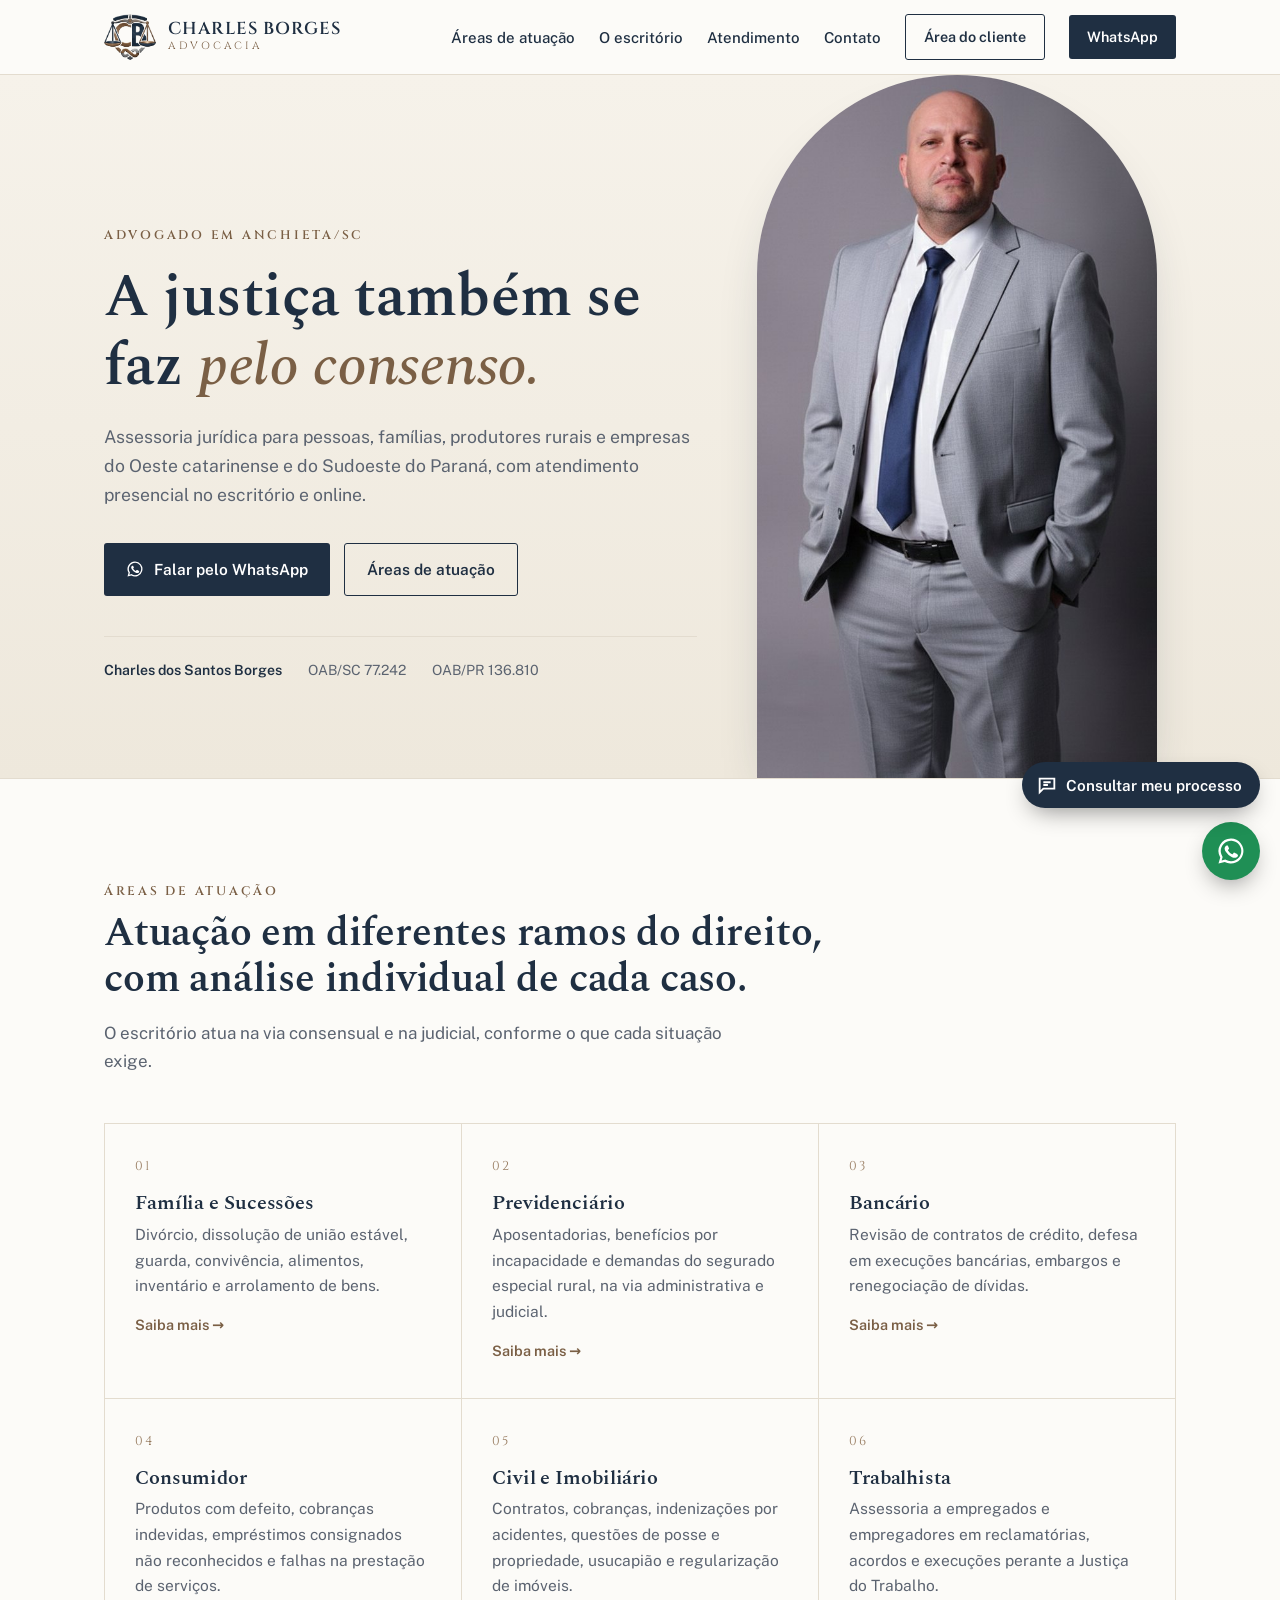
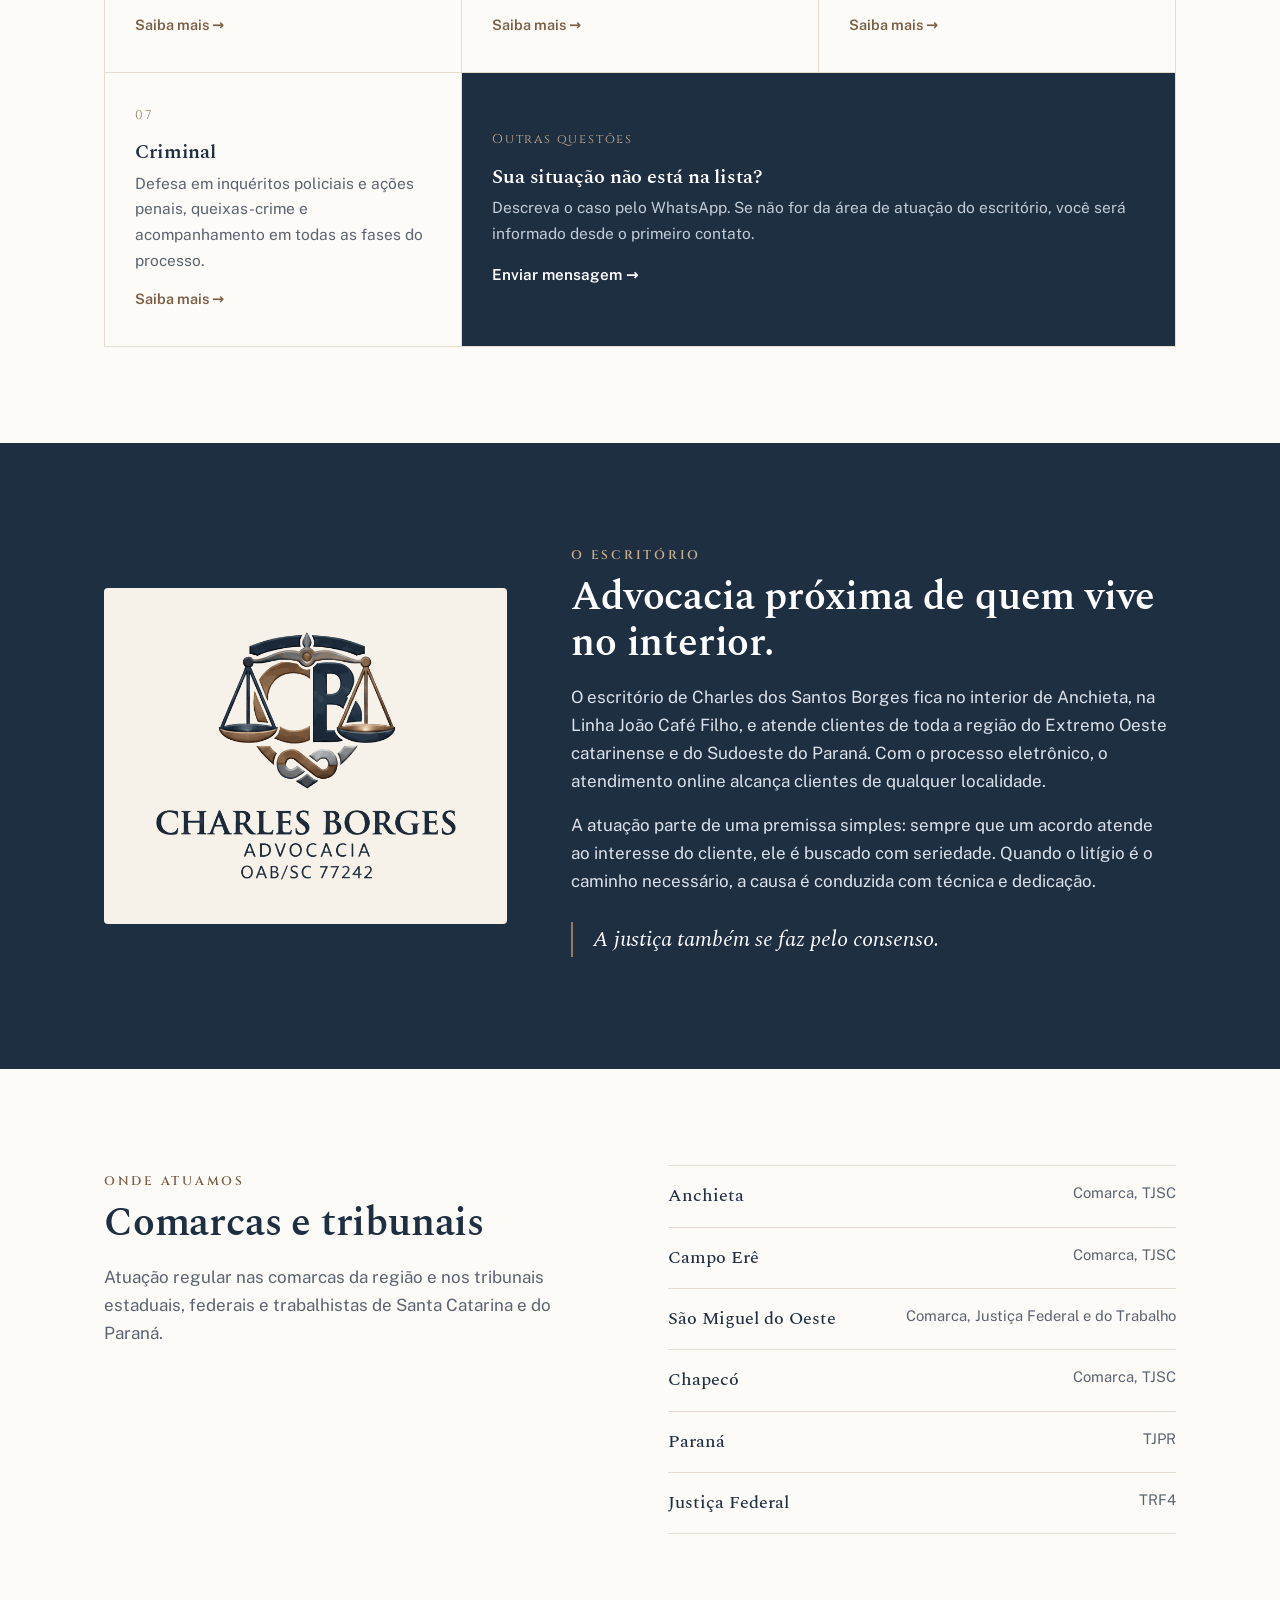
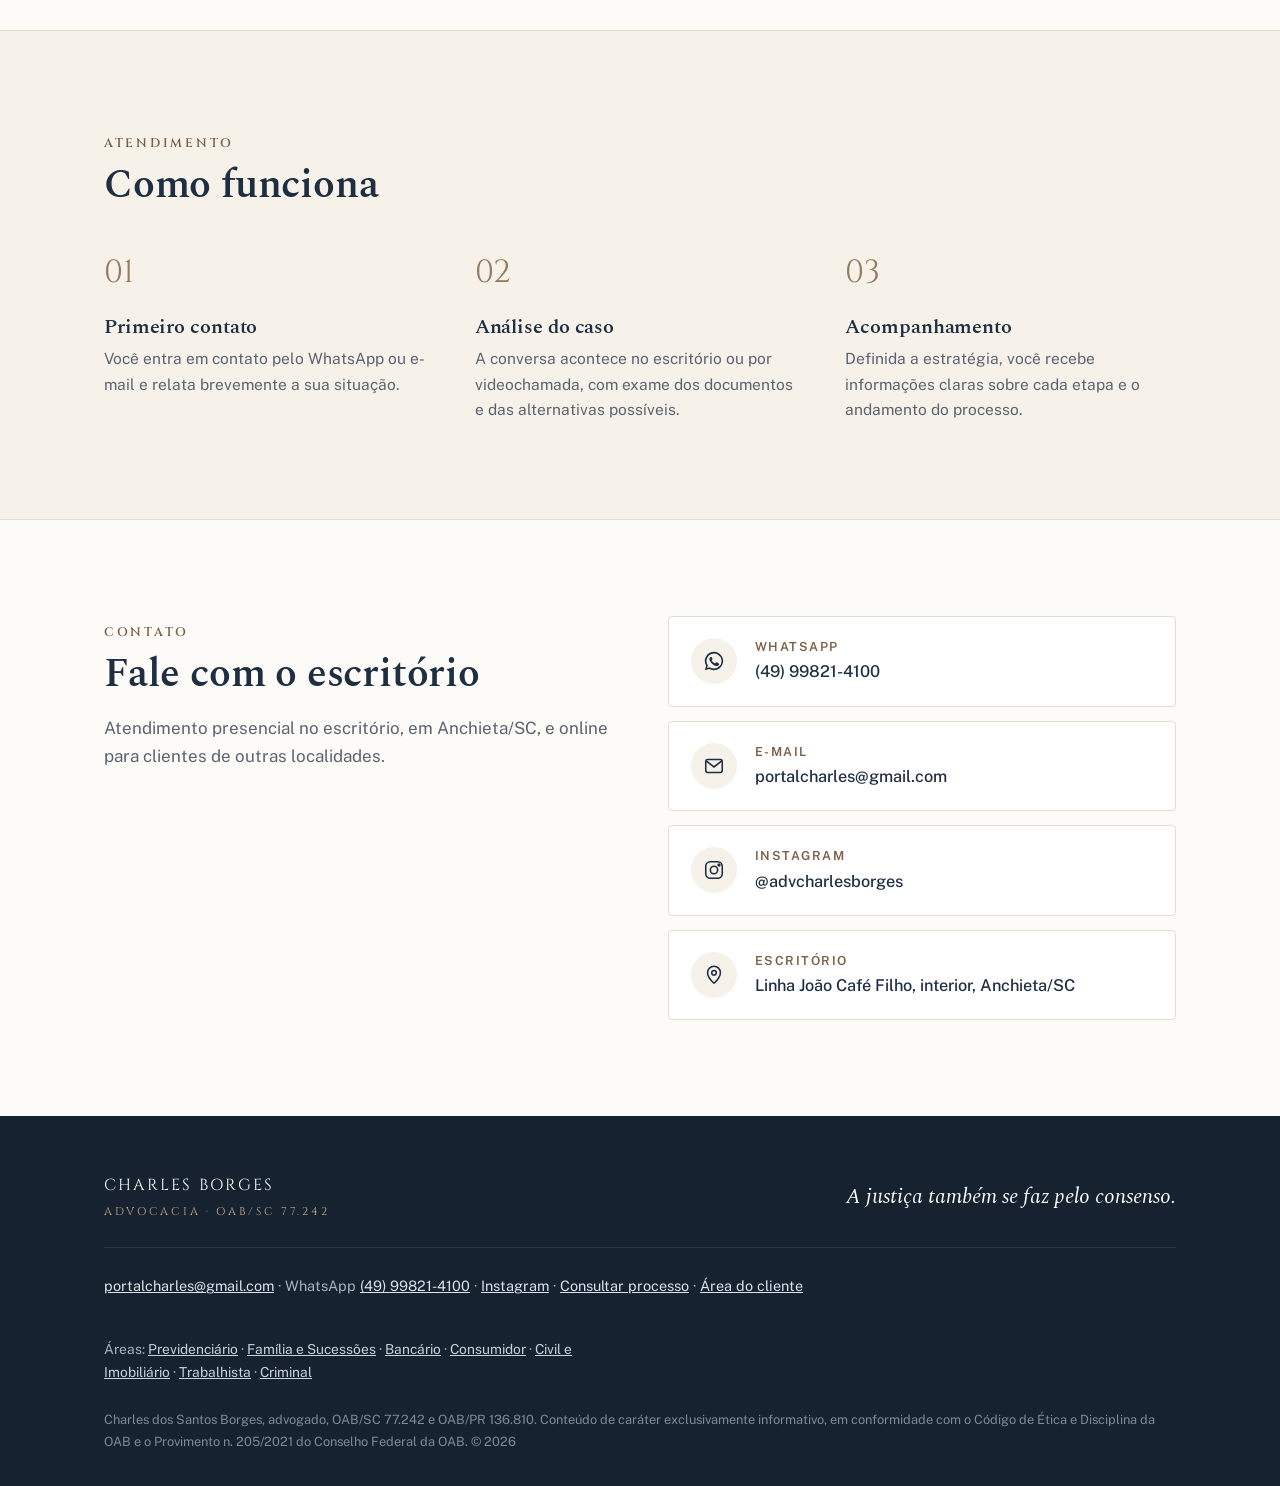
<file: index.html>
<!DOCTYPE html>
<html lang="pt-BR">
<head>
<meta charset="utf-8">
<meta name="viewport" content="width=device-width, initial-scale=1">
<title>Advogado em Anchieta/SC | Charles Borges Advocacia</title>
<meta name="description" content="Charles dos Santos Borges, advogado (OAB/SC 77.242). Escritório em Anchieta/SC com atendimento presencial e online em direito de família, previdenciário, bancário, consumidor, civil, trabalhista e criminal.">
<link rel="canonical" href="https://charlesborges.adv.br/">
<link rel="icon" type="image/png" href="favicon.png">
<link rel="apple-touch-icon" href="favicon.png">
<meta property="og:type" content="website">
<meta property="og:locale" content="pt_BR">
<meta property="og:title" content="Charles Borges Advocacia">
<meta property="og:description" content="Escritório em Anchieta/SC. Atendimento presencial e online.">
<meta property="og:url" content="https://charlesborges.adv.br/">
<meta property="og:image" content="https://charlesborges.adv.br/logo-completo.png">
<meta name="theme-color" content="#1F2F42">
<link rel="preconnect" href="https://fonts.googleapis.com">
<link rel="preconnect" href="https://fonts.gstatic.com" crossorigin>
<link href="https://fonts.googleapis.com/css2?family=Cinzel:wght@500;600&family=Public+Sans:wght@400;500;600&family=Spectral:ital,wght@0,500;0,600;1,500&display=swap" rel="stylesheet">
<script type="application/ld+json">
{
  "@context": "https://schema.org",
  "@type": "LegalService",
  "name": "Charles Borges Advocacia",
  "url": "https://charlesborges.adv.br/",
  "image": "https://charlesborges.adv.br/charles-borges.jpg",
  "logo": "https://charlesborges.adv.br/logo-completo.png",
  "telephone": "+55 49 99821-4100",
  "email": "portalcharles@gmail.com",
  "address": {
    "@type": "PostalAddress",
    "streetAddress": "Linha João Café Filho, interior",
    "addressLocality": "Anchieta",
    "addressRegion": "SC",
    "addressCountry": "BR"
  },
  "areaServed": ["Anchieta", "Campo Erê", "São Miguel do Oeste", "Chapecó", "Santa Catarina", "Paraná"],
  "sameAs": ["https://www.instagram.com/advcharlesborges/"],
  "description": "Escritório de advocacia em Anchieta/SC, com atuação em direito previdenciário, família e sucessões, bancário, consumidor, civil e imobiliário, trabalhista e criminal.",
  "founder": {"@type": "Person", "name": "Charles dos Santos Borges", "jobTitle": "Advogado, OAB/SC 77.242 e OAB/PR 136.810"},
  "knowsAbout": ["Direito previdenciário", "Direito de família e sucessões", "Direito bancário", "Direito do consumidor", "Direito civil e imobiliário", "Direito do trabalho", "Direito penal"]
}
</script>
<style>
:root{
  --navy:#1F2F42;
  --navy-deep:#16222F;
  --bronze:#967A5E;
  --bronze-ink:#7A5F45;
  --steel:#8A8C90;
  --ivory:#F6F2EA;
  --paper:#FCFBF8;
  --line:#E3DCCF;
  --ink:#1D2530;
  --muted:#5B6370;
  --serif:"Spectral",Georgia,serif;
  --caps:"Cinzel","Spectral",Georgia,serif;
  --sans:"Public Sans",system-ui,-apple-system,"Segoe UI",sans-serif;
  --wrap:1120px;
}
*{box-sizing:border-box;margin:0;padding:0}
html{scroll-behavior:smooth;-webkit-text-size-adjust:100%}
body{font-family:var(--sans);font-size:17px;line-height:1.65;color:var(--ink);background:var(--paper)}
img{display:block;max-width:100%;height:auto}
a{color:inherit}
.wrap{max-width:var(--wrap);margin:0 auto;padding:0 24px}
.kicker{font-family:var(--caps);font-size:.78rem;letter-spacing:.22em;text-transform:uppercase;color:var(--bronze-ink);font-weight:600}
h1,h2,h3{font-family:var(--serif);font-weight:600;color:var(--navy);line-height:1.15;letter-spacing:-.005em}
h2{font-size:clamp(1.8rem,3.4vw,2.5rem);margin:.5rem 0 1rem}
h3{font-size:1.28rem;margin-bottom:.45rem}
p{max-width:64ch}
section{scroll-margin-top:84px}

/* header */
.top{position:sticky;top:0;z-index:20;background:rgba(252,251,248,.94);backdrop-filter:blur(8px);-webkit-backdrop-filter:blur(8px);border-bottom:1px solid var(--line)}
.top .wrap{display:flex;align-items:center;justify-content:space-between;height:74px;gap:16px}
.brand{display:flex;align-items:center;gap:12px;text-decoration:none}
.brand img{width:52px}
.brand b{display:block;font-family:var(--caps);font-weight:600;font-size:1.08rem;color:var(--navy);letter-spacing:.06em;line-height:1.1}
.brand small{display:block;font-family:var(--caps);font-size:.66rem;letter-spacing:.26em;color:var(--bronze-ink)}
nav ul{display:flex;list-style:none;gap:24px;align-items:center}
nav a{text-decoration:none;font-size:.94rem;font-weight:500;color:var(--navy)}
nav a:hover{color:var(--bronze-ink)}
.btn{display:inline-flex;align-items:center;gap:10px;text-decoration:none;font-weight:600;font-size:.96rem;padding:13px 22px;border-radius:3px;transition:background .2s,color .2s,border-color .2s}
.btn svg{width:18px;height:18px;flex:none}
.btn-primary{background:var(--navy);color:#fff}
.btn-primary:hover{background:var(--bronze-ink)}
.btn-ghost{border:1px solid var(--navy);color:var(--navy)}
.btn-ghost:hover{background:var(--navy);color:#fff}
nav .btn{padding:10px 18px;font-size:.9rem}
.menu-toggle{display:none;background:none;border:0;padding:8px;cursor:pointer;color:var(--navy)}
.menu-toggle svg{width:28px;height:28px}

/* hero */
.hero{background:linear-gradient(180deg,var(--ivory),#EEE8DC);overflow:hidden;border-bottom:1px solid var(--line)}
.hero .wrap{display:grid;grid-template-columns:1.15fr .85fr;align-items:end;gap:40px;min-height:600px}
.hero-text{padding:84px 0 96px}
.hero .slogan{font-family:var(--serif);font-weight:600;color:var(--navy);line-height:1.15;letter-spacing:-.005em;font-size:clamp(2.3rem,5vw,3.7rem);margin:18px 0 22px}
.hero .slogan em{font-style:italic;font-weight:500;color:var(--bronze-ink)}
.hero h1.kicker{font-family:var(--caps);font-size:.78rem;letter-spacing:.22em;line-height:1.5;margin:0;color:var(--bronze-ink)}
.hero p{font-size:1.1rem;color:var(--muted);margin-bottom:34px}
.cta{display:flex;flex-wrap:wrap;gap:14px}
.hero-photo{position:relative;align-self:end;justify-self:center;width:100%;max-width:400px}
.hero-photo::before{content:"";position:absolute;left:8%;right:8%;bottom:0;top:12%;background:var(--navy);border-radius:200px 200px 0 0;opacity:.08}
.hero-photo img{position:relative;width:100%;border-radius:200px 200px 0 0;box-shadow:0 30px 60px -30px rgba(31,47,66,.45)}
.creds{display:flex;flex-wrap:wrap;gap:8px 26px;margin-top:40px;padding-top:22px;border-top:1px solid var(--line);font-size:.88rem;color:var(--muted)}
.creds span b{color:var(--navy);font-weight:600}

/* areas */
.block{padding:96px 0}
.intro{max-width:720px;margin-bottom:48px}
.intro p{color:var(--muted)}
.grid{display:grid;grid-template-columns:repeat(auto-fill,minmax(300px,1fr));gap:1px;background:var(--line);border:1px solid var(--line)}
.card{background:var(--paper);padding:32px 30px 34px;transition:background .2s}
.card:hover{background:#fff}
.card .num{font-family:var(--caps);font-size:.8rem;color:var(--bronze);letter-spacing:.14em;display:block;margin-bottom:14px}
.card p{font-size:.97rem;color:var(--muted)}
.card-link{display:block;text-decoration:none;color:inherit}
.card-link .saiba{display:inline-block;margin-top:14px;font-size:.9rem;font-weight:600;color:var(--bronze-ink)}
.card-link:hover h3{color:var(--bronze-ink)}
.foot-areas{margin-top:14px;font-size:.86rem}
.foot-areas a{color:#C9D2DD}
.card-cta{grid-column:span 2;background:var(--navy);text-decoration:none;display:flex;flex-direction:column;justify-content:center}
.card-cta:hover{background:var(--navy-deep)}
.card-cta h3{color:#fff}.card-cta p{color:#C3CCD7}.card-cta .num{color:#C9AE8E}
.card-cta .arrow{margin-top:16px;color:#fff;font-weight:600;font-size:.95rem}
@media (max-width:1000px){.card-cta{grid-column:auto}}

/* sobre */
.about{background:var(--navy);color:#DCE2EA}
.about .wrap{display:grid;grid-template-columns:.8fr 1.2fr;gap:64px;align-items:center}
.about h2{color:#fff}
.about .kicker{color:#C9AE8E}
.about p{margin-bottom:16px}
.about-mark{background:var(--ivory);border-radius:4px;padding:44px;display:flex;justify-content:center}
.about-mark img{width:100%;max-width:300px}
.quote{font-family:var(--serif);font-style:italic;font-size:1.35rem;color:#fff;border-left:2px solid var(--bronze);padding-left:20px;margin:26px 0 10px}

/* atuação territorial */
.split{display:grid;grid-template-columns:1fr 1fr;gap:56px}
.list{list-style:none;border-top:1px solid var(--line)}
.list li{display:flex;justify-content:space-between;gap:16px;padding:15px 0;border-bottom:1px solid var(--line)}
.list li span:first-child{font-family:var(--serif);font-size:1.15rem;color:var(--navy);font-weight:500}
.list li span:last-child{color:var(--muted);font-size:.92rem;text-align:right}

/* passos */
.steps{background:var(--ivory);border-top:1px solid var(--line);border-bottom:1px solid var(--line)}
.steps ol{list-style:none;display:grid;grid-template-columns:repeat(3,1fr);gap:40px;counter-reset:s}
.steps li{counter-increment:s;position:relative;padding-top:58px}
.steps li::before{content:counter(s,decimal-leading-zero);position:absolute;top:0;left:0;font-family:var(--caps);font-size:2rem;color:var(--bronze);line-height:1}
.steps li p{color:var(--muted);font-size:.97rem}

/* contato */
.contact .wrap{display:grid;grid-template-columns:1fr 1fr;gap:56px;align-items:start}
.channels{display:grid;gap:14px}
.channel{display:flex;gap:18px;align-items:center;padding:20px 22px;border:1px solid var(--line);border-radius:4px;text-decoration:none;background:#fff;transition:border-color .2s,transform .2s}
a.channel:hover{border-color:var(--bronze);transform:translateY(-1px)}
.channel .ic{width:46px;height:46px;border-radius:50%;background:var(--ivory);display:grid;place-items:center;flex:none;color:var(--navy)}
.channel .ic svg{width:22px;height:22px}
.channel small{display:block;font-size:.78rem;letter-spacing:.12em;text-transform:uppercase;color:var(--bronze-ink);font-weight:600}
.channel strong{font-weight:500;color:var(--navy);font-size:1.02rem;word-break:break-word}

/* footer */
footer{background:var(--navy-deep);color:#A9B3C0;padding:56px 0 34px;font-size:.9rem}
footer .wrap{display:grid;gap:26px}
.foot-top{display:flex;justify-content:space-between;align-items:center;gap:24px;flex-wrap:wrap;padding-bottom:26px;border-bottom:1px solid rgba(255,255,255,.1)}
.foot-top .motto{font-family:var(--serif);font-style:italic;font-size:1.3rem;color:#fff}
.foot-top .brandline{font-family:var(--caps);letter-spacing:.14em;color:#fff;font-size:1rem}
.foot-top .brandline small{display:block;color:#C9AE8E;font-size:.7rem;letter-spacing:.24em;margin-top:4px}
footer a{color:#DCE2EA}
.legal{font-size:.8rem;color:#7F8A98;max-width:none}

/* whatsapp flutuante */
.wa-float{position:fixed;right:20px;bottom:20px;z-index:30;width:58px;height:58px;border-radius:50%;background:#1F8F55;color:#fff;display:grid;place-items:center;box-shadow:0 10px 24px -8px rgba(0,0,0,.45);transition:transform .2s}
.wa-float:hover{transform:scale(1.06)}
.wa-float svg{width:30px;height:30px}

:focus-visible{outline:2px solid var(--bronze);outline-offset:3px}

@media (max-width:900px){
  .hero .wrap,.about .wrap,.split,.contact .wrap{grid-template-columns:1fr}
  .hero .wrap{min-height:0;gap:0}
  .hero-text{padding:56px 0 40px}
  .hero-photo{max-width:320px}
  .about .wrap{gap:40px}
  .about-mark{order:2;padding:32px}
  .steps ol{grid-template-columns:1fr;gap:30px}
  .block{padding:72px 0}
  .menu-toggle{display:block}
  nav ul{display:none;position:absolute;top:74px;left:0;right:0;flex-direction:column;align-items:stretch;gap:0;background:var(--paper);border-bottom:1px solid var(--line);padding:8px 24px 20px}
  nav ul.open{display:flex}
  nav li a{display:block;padding:12px 0;border-bottom:1px solid var(--line)}
  nav li .btn{border:1px solid var(--navy);margin-top:12px;justify-content:center}
}
@media (max-width:520px){
  body{font-size:16px}
  .wrap{padding:0 18px}
  .brand img{width:44px}
  .brand b{font-size:.96rem}
  .cta .btn{width:100%;justify-content:center}
  .list li{flex-direction:column;gap:2px}
  .list li span:last-child{text-align:left}
  .card{padding:26px 22px}
}
@media (prefers-reduced-motion:reduce){html{scroll-behavior:auto}*{transition:none!important}}
</style>
</head>
<body>

<header class="top">
  <div class="wrap">
    <a class="brand" href="#inicio" aria-label="Charles Borges Advocacia, início">
      <img src="emblema.png" alt="" width="52" height="46">
      <span><b>CHARLES BORGES</b><small>ADVOCACIA</small></span>
    </a>
    <nav aria-label="Principal">
      <button class="menu-toggle" aria-label="Abrir menu" aria-expanded="false" aria-controls="menu">
        <svg viewBox="0 0 24 24" fill="none" stroke="currentColor" stroke-width="1.8"><path d="M3 7h18M3 12h18M3 17h18"/></svg>
      </button>
      <ul id="menu">
        <li><a href="#atuacao">Áreas de atuação</a></li>
        <li><a href="#sobre">O escritório</a></li>
        <li><a href="#atendimento">Atendimento</a></li>
        <li><a href="#contato">Contato</a></li>
        <li><a class="btn btn-ghost" href="cliente.html">Área do cliente</a></li>
        <li><a class="btn btn-primary" href="https://wa.me/5549998214100" target="_blank" rel="noopener">WhatsApp</a></li>
      </ul>
    </nav>
  </div>
</header>

<main>
<section class="hero" id="inicio">
  <div class="wrap">
    <div class="hero-text">
      <h1 class="kicker hero-kicker">Advogado em Anchieta/SC</h1>
      <p class="slogan">A justiça também se faz <em>pelo consenso.</em></p>
      <p>Assessoria jurídica para pessoas, famílias, produtores rurais e empresas do Oeste catarinense e do Sudoeste do Paraná, com atendimento presencial no escritório e online.</p>
      <div class="cta">
        <a class="btn btn-primary" href="https://wa.me/5549998214100" target="_blank" rel="noopener">
          <svg viewBox="0 0 24 24" fill="currentColor" aria-hidden="true"><path d="M12 2a10 10 0 0 0-8.6 15.1L2 22l5-1.3A10 10 0 1 0 12 2Zm0 18.2a8.2 8.2 0 0 1-4.2-1.2l-.3-.2-3 .8.8-2.9-.2-.3A8.2 8.2 0 1 1 12 20.2Zm4.5-6.1c-.2-.1-1.5-.7-1.7-.8-.2-.1-.4-.1-.6.1l-.8 1c-.1.2-.3.2-.5.1a6.7 6.7 0 0 1-3.3-2.9c-.3-.4.3-.4.8-1.4.1-.2 0-.3 0-.4l-.8-1.8c-.2-.5-.4-.4-.6-.4h-.5a1 1 0 0 0-.7.3 3 3 0 0 0-.9 2.2 5.1 5.1 0 0 0 1.1 2.7 11.7 11.7 0 0 0 4.5 4c1.7.7 2.3.8 3.2.6.5-.1 1.5-.6 1.7-1.2.2-.6.2-1.1.2-1.2-.1-.1-.3-.2-.5-.3Z"/></svg>
          Falar pelo WhatsApp
        </a>
        <a class="btn btn-ghost" href="#atuacao">Áreas de atuação</a>
      </div>
      <div class="creds">
        <span><b>Charles dos Santos Borges</b></span>
        <span>OAB/SC 77.242</span>
        <span>OAB/PR 136.810</span>
      </div>
    </div>
    <div class="hero-photo">
      <img src="charles-borges.jpg" alt="Advogado Charles dos Santos Borges" width="624" height="1097">
    </div>
  </div>
</section>

<section class="block" id="atuacao">
  <div class="wrap">
    <div class="intro">
      <span class="kicker">Áreas de atuação</span>
      <h2>Atuação em diferentes ramos do direito, com análise individual de cada caso.</h2>
      <p>O escritório atua na via consensual e na judicial, conforme o que cada situação exige.</p>
    </div>
    <div class="grid">
      <a class="card card-link" href="advogado-familia.html"><span class="num">01</span><h3>Família e Sucessões</h3><p>Divórcio, dissolução de união estável, guarda, convivência, alimentos, inventário e arrolamento de bens.</p><span class="saiba">Saiba mais &rarr;</span></a>
      <a class="card card-link" href="advogado-previdenciario.html"><span class="num">02</span><h3>Previdenciário</h3><p>Aposentadorias, benefícios por incapacidade e demandas do segurado especial rural, na via administrativa e judicial.</p><span class="saiba">Saiba mais &rarr;</span></a>
      <a class="card card-link" href="advogado-bancario.html"><span class="num">03</span><h3>Bancário</h3><p>Revisão de contratos de crédito, defesa em execuções bancárias, embargos e renegociação de dívidas.</p><span class="saiba">Saiba mais &rarr;</span></a>
      <a class="card card-link" href="advogado-consumidor.html"><span class="num">04</span><h3>Consumidor</h3><p>Produtos com defeito, cobranças indevidas, empréstimos consignados não reconhecidos e falhas na prestação de serviços.</p><span class="saiba">Saiba mais &rarr;</span></a>
      <a class="card card-link" href="advogado-civil-imobiliario.html"><span class="num">05</span><h3>Civil e Imobiliário</h3><p>Contratos, cobranças, indenizações por acidentes, questões de posse e propriedade, usucapião e regularização de imóveis.</p><span class="saiba">Saiba mais &rarr;</span></a>
      <a class="card card-link" href="advogado-trabalhista.html"><span class="num">06</span><h3>Trabalhista</h3><p>Assessoria a empregados e empregadores em reclamatórias, acordos e execuções perante a Justiça do Trabalho.</p><span class="saiba">Saiba mais &rarr;</span></a>
      <a class="card card-link" href="advogado-criminal.html"><span class="num">07</span><h3>Criminal</h3><p>Defesa em inquéritos policiais e ações penais, queixas-crime e acompanhamento em todas as fases do processo.</p><span class="saiba">Saiba mais &rarr;</span></a>
      <a class="card card-cta" href="https://wa.me/5549998214100" target="_blank" rel="noopener"><span class="num">Outras questões</span><h3>Sua situação não está na lista?</h3><p>Descreva o caso pelo WhatsApp. Se não for da área de atuação do escritório, você será informado desde o primeiro contato.</p><span class="arrow">Enviar mensagem &rarr;</span></a>
    </div>
  </div>
</section>

<section class="block about" id="sobre">
  <div class="wrap">
    <div class="about-mark"><img src="logo-completo.png" alt="Logotipo Charles Borges Advocacia" width="553" height="458" loading="lazy"></div>
    <div>
      <span class="kicker">O escritório</span>
      <h2>Advocacia próxima de quem vive no interior.</h2>
      <p>O escritório de Charles dos Santos Borges fica no interior de Anchieta, na Linha João Café Filho, e atende clientes de toda a região do Extremo Oeste catarinense e do Sudoeste do Paraná. Com o processo eletrônico, o atendimento online alcança clientes de qualquer localidade.</p>
      <p>A atuação parte de uma premissa simples: sempre que um acordo atende ao interesse do cliente, ele é buscado com seriedade. Quando o litígio é o caminho necessário, a causa é conduzida com técnica e dedicação.</p>
      <p class="quote">A justiça também se faz pelo consenso.</p>
    </div>
  </div>
</section>

<section class="block" id="onde">
  <div class="wrap split">
    <div>
      <span class="kicker">Onde atuamos</span>
      <h2>Comarcas e tribunais</h2>
      <p style="color:var(--muted)">Atuação regular nas comarcas da região e nos tribunais estaduais, federais e trabalhistas de Santa Catarina e do Paraná.</p>
    </div>
    <ul class="list">
      <li><span>Anchieta</span><span>Comarca, TJSC</span></li>
      <li><span>Campo Erê</span><span>Comarca, TJSC</span></li>
      <li><span>São Miguel do Oeste</span><span>Comarca, Justiça Federal e do Trabalho</span></li>
      <li><span>Chapecó</span><span>Comarca, TJSC</span></li>
      <li><span>Paraná</span><span>TJPR</span></li>
      <li><span>Justiça Federal</span><span>TRF4</span></li>
    </ul>
  </div>
</section>

<section class="block steps" id="atendimento">
  <div class="wrap">
    <div class="intro">
      <span class="kicker">Atendimento</span>
      <h2>Como funciona</h2>
    </div>
    <ol>
      <li><h3>Primeiro contato</h3><p>Você entra em contato pelo WhatsApp ou e-mail e relata brevemente a sua situação.</p></li>
      <li><h3>Análise do caso</h3><p>A conversa acontece no escritório ou por videochamada, com exame dos documentos e das alternativas possíveis.</p></li>
      <li><h3>Acompanhamento</h3><p>Definida a estratégia, você recebe informações claras sobre cada etapa e o andamento do processo.</p></li>
    </ol>
  </div>
</section>

<section class="block contact" id="contato">
  <div class="wrap">
    <div>
      <span class="kicker">Contato</span>
      <h2>Fale com o escritório</h2>
      <p style="color:var(--muted)">Atendimento presencial no escritório, em Anchieta/SC, e online para clientes de outras localidades.</p>
    </div>
    <div class="channels">
      <a class="channel" href="https://wa.me/5549998214100" target="_blank" rel="noopener">
        <span class="ic"><svg viewBox="0 0 24 24" fill="currentColor" aria-hidden="true"><path d="M12 2a10 10 0 0 0-8.6 15.1L2 22l5-1.3A10 10 0 1 0 12 2Zm0 18.2a8.2 8.2 0 0 1-4.2-1.2l-.3-.2-3 .8.8-2.9-.2-.3A8.2 8.2 0 1 1 12 20.2Zm4.5-6.1c-.2-.1-1.5-.7-1.7-.8-.2-.1-.4-.1-.6.1l-.8 1c-.1.2-.3.2-.5.1a6.7 6.7 0 0 1-3.3-2.9c-.3-.4.3-.4.8-1.4.1-.2 0-.3 0-.4l-.8-1.8c-.2-.5-.4-.4-.6-.4h-.5a1 1 0 0 0-.7.3 3 3 0 0 0-.9 2.2 5.1 5.1 0 0 0 1.1 2.7 11.7 11.7 0 0 0 4.5 4c1.7.7 2.3.8 3.2.6.5-.1 1.5-.6 1.7-1.2.2-.6.2-1.1.2-1.2-.1-.1-.3-.2-.5-.3Z"/></svg></span>
        <span><small>WhatsApp</small><strong>(49) 99821-4100</strong></span>
      </a>
      <a class="channel" href="mailto:portalcharles@gmail.com">
        <span class="ic"><svg viewBox="0 0 24 24" fill="none" stroke="currentColor" stroke-width="1.7" aria-hidden="true"><rect x="3" y="5" width="18" height="14" rx="2"/><path d="m3.5 6.5 8.5 6.5 8.5-6.5"/></svg></span>
        <span><small>E-mail</small><strong>portalcharles@gmail.com</strong></span>
      </a>
      <a class="channel" href="https://www.instagram.com/advcharlesborges/" target="_blank" rel="noopener">
        <span class="ic"><svg viewBox="0 0 24 24" fill="none" stroke="currentColor" stroke-width="1.7" aria-hidden="true"><rect x="3" y="3" width="18" height="18" rx="5"/><circle cx="12" cy="12" r="4"/><circle cx="17.5" cy="6.5" r="1" fill="currentColor"/></svg></span>
        <span><small>Instagram</small><strong>@advcharlesborges</strong></span>
      </a>
      <div class="channel">
        <span class="ic"><svg viewBox="0 0 24 24" fill="none" stroke="currentColor" stroke-width="1.7" aria-hidden="true"><path d="M12 21s-7-6.2-7-11.5a7 7 0 0 1 14 0C19 14.8 12 21 12 21Z"/><circle cx="12" cy="9.5" r="2.5"/></svg></span>
        <span><small>Escritório</small><strong>Linha João Café Filho, interior, Anchieta/SC</strong></span>
      </div>
    </div>
  </div>
</section>
</main>

<footer>
  <div class="wrap">
    <div class="foot-top">
      <div class="brandline">CHARLES BORGES<small>ADVOCACIA · OAB/SC 77.242</small></div>
      <div class="motto">A justiça também se faz pelo consenso.</div>
    </div>
    <div>
      <a href="mailto:portalcharles@gmail.com">portalcharles@gmail.com</a> · WhatsApp <a href="https://wa.me/5549998214100" target="_blank" rel="noopener">(49) 99821-4100</a> · <a href="https://www.instagram.com/advcharlesborges/" target="_blank" rel="noopener">Instagram</a> · <a href="#consultar">Consultar processo</a> · <a href="cliente.html">Área do cliente</a>
    </div>
    <p class="foot-areas">Áreas: <a href="advogado-previdenciario.html">Previdenciário</a> · <a href="advogado-familia.html">Família e Sucessões</a> · <a href="advogado-bancario.html">Bancário</a> · <a href="advogado-consumidor.html">Consumidor</a> · <a href="advogado-civil-imobiliario.html">Civil e Imobiliário</a> · <a href="advogado-trabalhista.html">Trabalhista</a> · <a href="advogado-criminal.html">Criminal</a></p>
    <p class="legal">Charles dos Santos Borges, advogado, OAB/SC 77.242 e OAB/PR 136.810. Conteúdo de caráter exclusivamente informativo, em conformidade com o Código de Ética e Disciplina da OAB e o Provimento n. 205/2021 do Conselho Federal da OAB. © <span id="ano">2026</span></p>
  </div>
</footer>

<a class="wa-float" href="https://wa.me/5549998214100" target="_blank" rel="noopener" aria-label="Conversar pelo WhatsApp">
  <svg viewBox="0 0 24 24" fill="currentColor" aria-hidden="true"><path d="M12 2a10 10 0 0 0-8.6 15.1L2 22l5-1.3A10 10 0 1 0 12 2Zm0 18.2a8.2 8.2 0 0 1-4.2-1.2l-.3-.2-3 .8.8-2.9-.2-.3A8.2 8.2 0 1 1 12 20.2Zm4.5-6.1c-.2-.1-1.5-.7-1.7-.8-.2-.1-.4-.1-.6.1l-.8 1c-.1.2-.3.2-.5.1a6.7 6.7 0 0 1-3.3-2.9c-.3-.4.3-.4.8-1.4.1-.2 0-.3 0-.4l-.8-1.8c-.2-.5-.4-.4-.6-.4h-.5a1 1 0 0 0-.7.3 3 3 0 0 0-.9 2.2 5.1 5.1 0 0 0 1.1 2.7 11.7 11.7 0 0 0 4.5 4c1.7.7 2.3.8 3.2.6.5-.1 1.5-.6 1.7-1.2.2-.6.2-1.1.2-1.2-.1-.1-.3-.2-.5-.3Z"/></svg>
</a>

<script>
  var t=document.querySelector('.menu-toggle'),m=document.getElementById('menu');
  t.addEventListener('click',function(){var o=m.classList.toggle('open');t.setAttribute('aria-expanded',o)});
  m.querySelectorAll('a').forEach(function(a){a.addEventListener('click',function(){m.classList.remove('open');t.setAttribute('aria-expanded',false)})});
  document.getElementById('ano').textContent=new Date().getFullYear();
</script>
<script src="atendimento.js" defer></script>
</body>
</html>
</file>
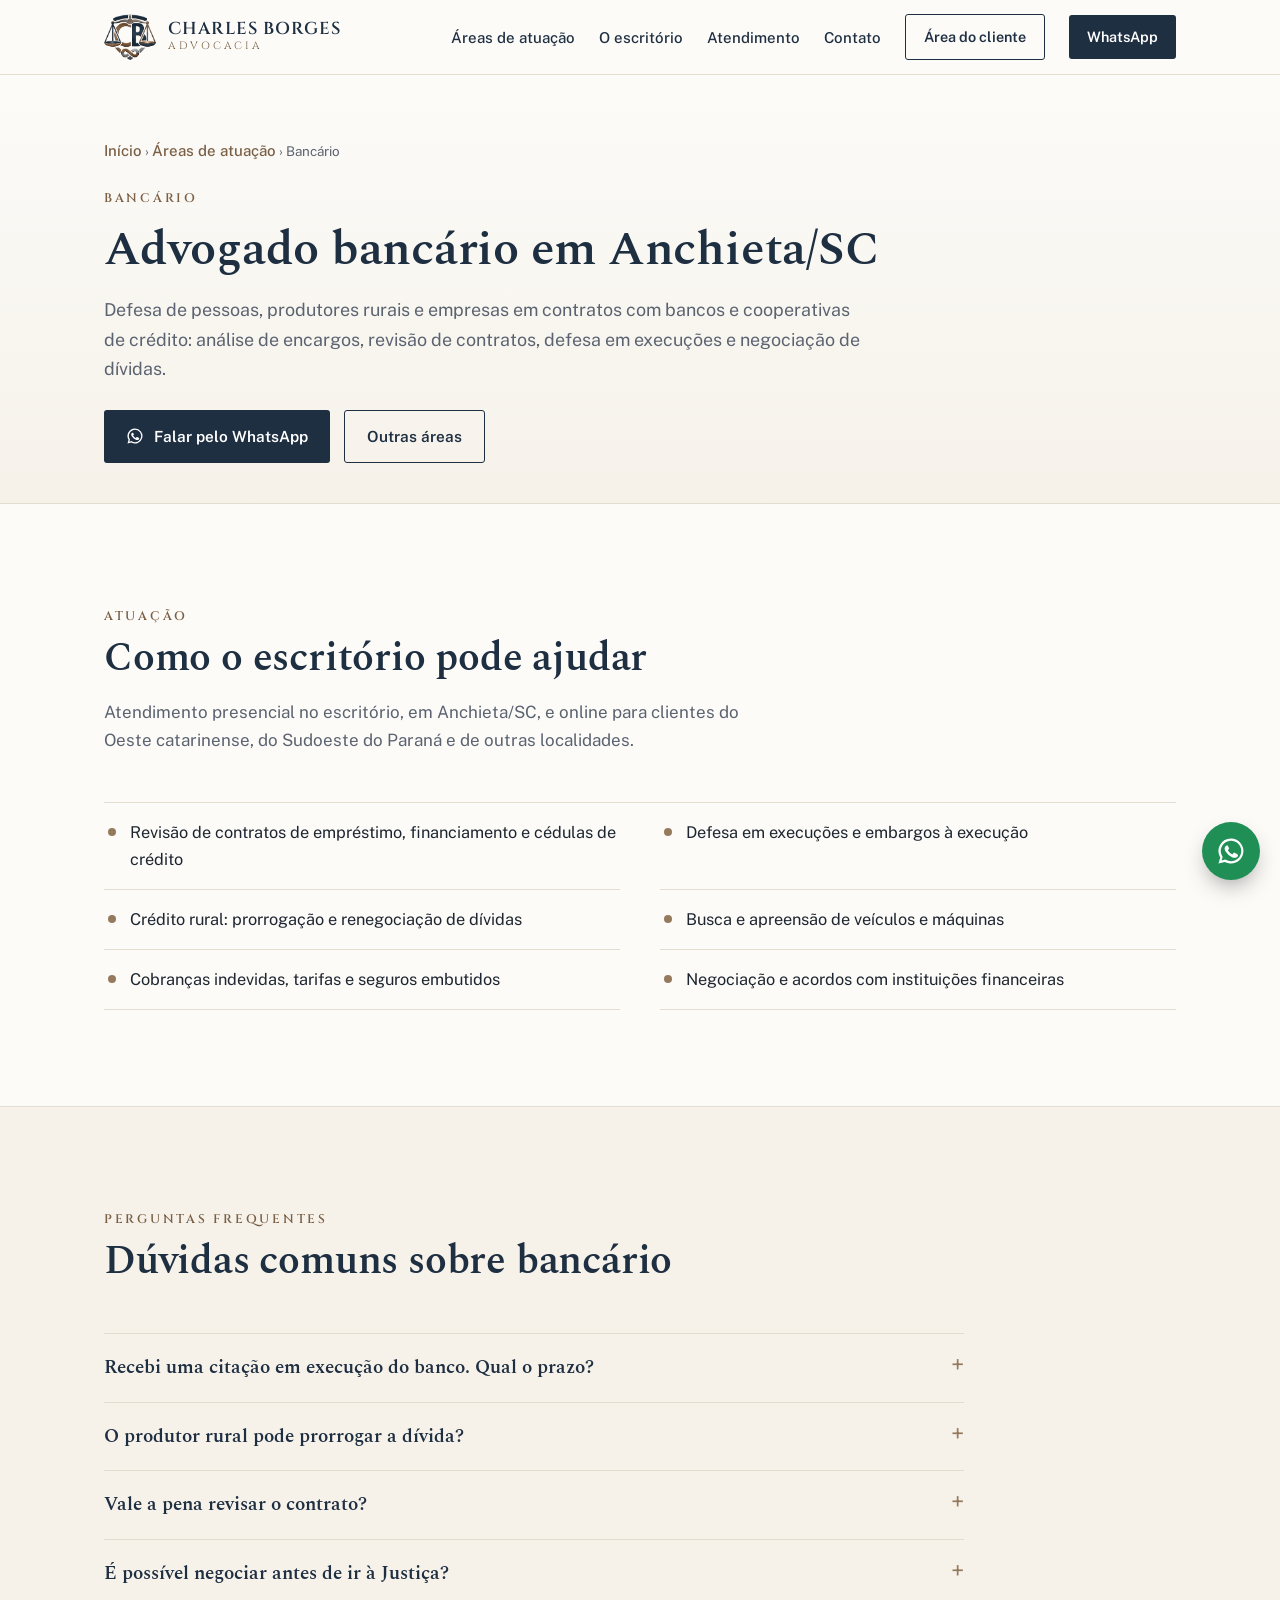
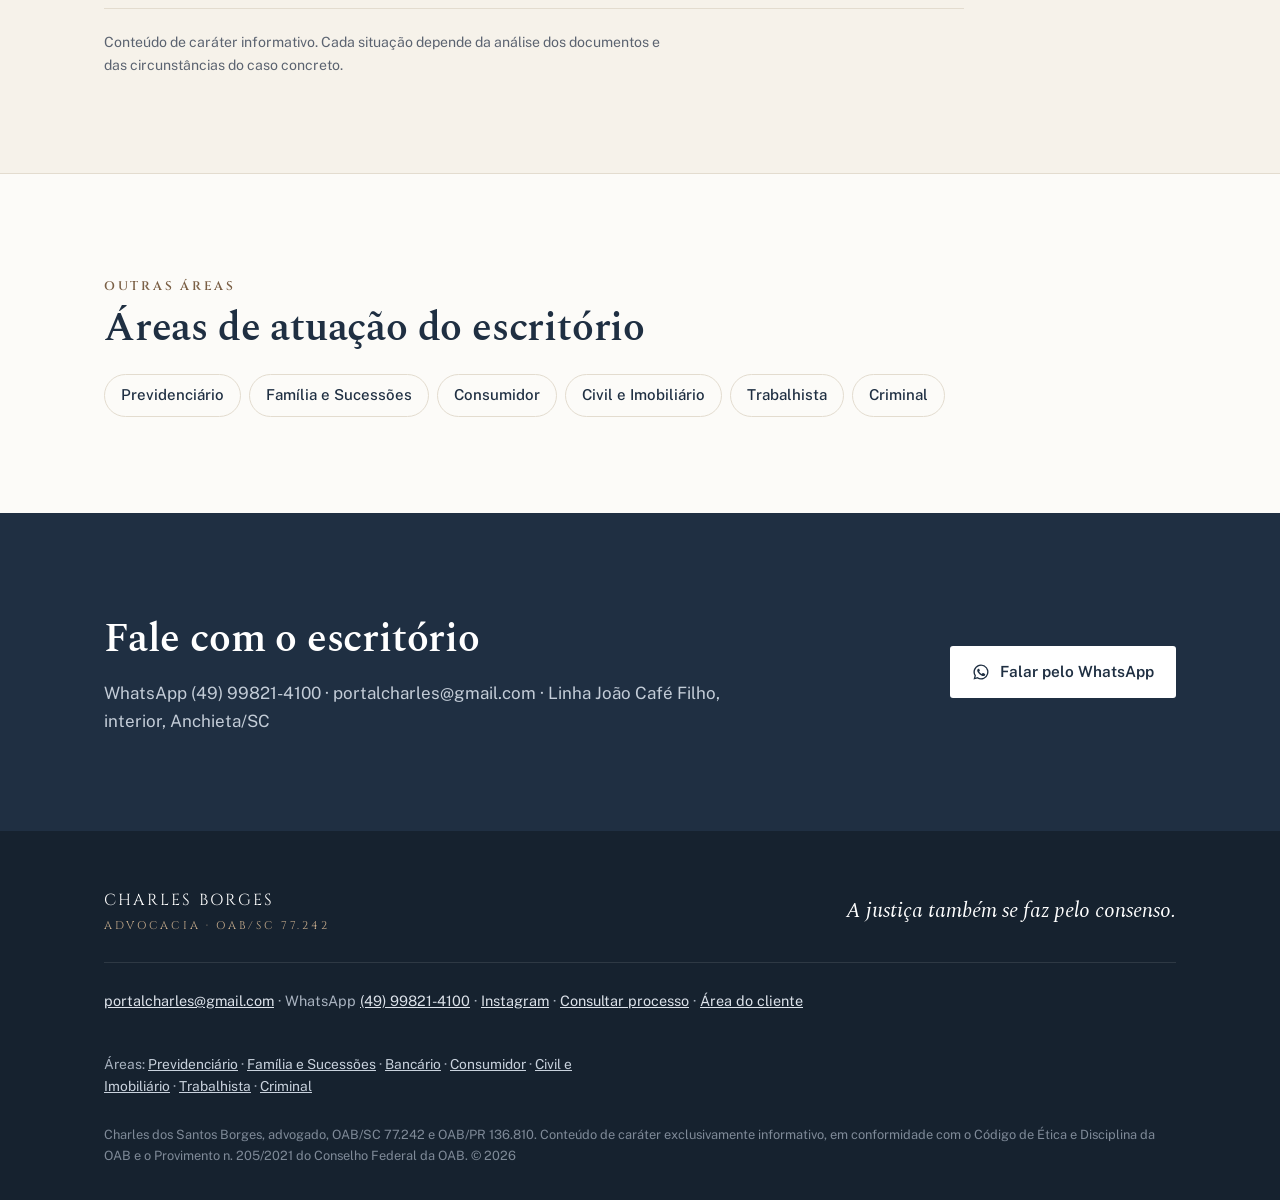
<file: advogado-bancario.html>
<!DOCTYPE html>
<html lang="pt-BR">
<head>
<meta charset="utf-8">
<meta name="viewport" content="width=device-width, initial-scale=1">
<title>Advogado bancário e crédito rural em Anchieta/SC | Charles Borges Advocacia</title>
<meta name="description" content="Revisão de contratos, defesa em execuções, embargos, crédito rural e renegociação de dívidas com bancos e cooperativas. Atendimento em Anchieta/SC e online.">
<link rel="canonical" href="https://charlesborges.adv.br/advogado-bancario.html">
<link rel="icon" type="image/png" href="favicon.png">
<meta property="og:type" content="article">
<meta property="og:locale" content="pt_BR">
<meta property="og:title" content="Advogado bancário em Anchieta/SC">
<meta property="og:description" content="Revisão de contratos, defesa em execuções, embargos, crédito rural e renegociação de dívidas com bancos e cooperativas. Atendimento em Anchieta/SC e online.">
<meta property="og:url" content="https://charlesborges.adv.br/advogado-bancario.html">
<meta property="og:image" content="https://charlesborges.adv.br/logo-completo.png">
<meta name="theme-color" content="#1F2F42">
<link rel="preconnect" href="https://fonts.googleapis.com">
<link rel="preconnect" href="https://fonts.gstatic.com" crossorigin>
<link href="https://fonts.googleapis.com/css2?family=Cinzel:wght@500;600&family=Public+Sans:wght@400;500;600&family=Spectral:ital,wght@0,500;0,600;1,500&display=swap" rel="stylesheet">
<script type="application/ld+json">[{"@context": "https://schema.org", "@type": "LegalService", "name": "Charles Borges Advocacia", "url": "https://charlesborges.adv.br/", "image": "https://charlesborges.adv.br/charles-borges.jpg", "telephone": "+55 49 99821-4100", "address": {"@type": "PostalAddress", "streetAddress": "Linha João Café Filho, interior", "addressLocality": "Anchieta", "addressRegion": "SC", "addressCountry": "BR"}, "areaServed": ["Anchieta", "Campo Erê", "São Miguel do Oeste", "Chapecó", "Santa Catarina", "Paraná"], "knowsAbout": ["Revisão de contratos de empréstimo, financiamento e cédulas de crédito", "Defesa em execuções e embargos à execução", "Crédito rural: prorrogação e renegociação de dívidas", "Busca e apreensão de veículos e máquinas", "Cobranças indevidas, tarifas e seguros embutidos", "Negociação e acordos com instituições financeiras"]}, {"@context": "https://schema.org", "@type": "FAQPage", "mainEntity": [{"@type": "Question", "name": "Recebi uma citação em execução do banco. Qual o prazo?", "acceptedAnswer": {"@type": "Answer", "text": "Os embargos à execução devem ser apresentados em 15 dias, contados, em regra, da juntada aos autos do comprovante de citação. Procure um advogado assim que receber a citação, pois o prazo é curto."}}, {"@type": "Question", "name": "O produtor rural pode prorrogar a dívida?", "acceptedAnswer": {"@type": "Answer", "text": "As normas do crédito rural preveem a prorrogação em situações específicas, como frustração de safra ou queda de renda por fatores alheios ao produtor. Cada caso exige análise do contrato e dos documentos da safra."}}, {"@type": "Question", "name": "Vale a pena revisar o contrato?", "acceptedAnswer": {"@type": "Answer", "text": "Depende do contrato. A revisão é indicada quando há cobrança de encargos acima do contratado ou de valores não previstos, como tarifas e seguros não autorizados. A análise prévia indica se há fundamento."}}, {"@type": "Question", "name": "É possível negociar antes de ir à Justiça?", "acceptedAnswer": {"@type": "Answer", "text": "Sim. Muitas vezes a negociação assistida por advogado resulta em acordo com redução de encargos e prazo adequado, sem a necessidade de processo."}}]}, {"@context": "https://schema.org", "@type": "BreadcrumbList", "itemListElement": [{"@type": "ListItem", "position": 1, "name": "Início", "item": "https://charlesborges.adv.br/"}, {"@type": "ListItem", "position": 2, "name": "Bancário", "item": "https://charlesborges.adv.br/advogado-bancario.html"}]}]</script>
<style>
:root{
  --navy:#1F2F42;
  --navy-deep:#16222F;
  --bronze:#967A5E;
  --bronze-ink:#7A5F45;
  --steel:#8A8C90;
  --ivory:#F6F2EA;
  --paper:#FCFBF8;
  --line:#E3DCCF;
  --ink:#1D2530;
  --muted:#5B6370;
  --serif:"Spectral",Georgia,serif;
  --caps:"Cinzel","Spectral",Georgia,serif;
  --sans:"Public Sans",system-ui,-apple-system,"Segoe UI",sans-serif;
  --wrap:1120px;
}
*{box-sizing:border-box;margin:0;padding:0}
html{scroll-behavior:smooth;-webkit-text-size-adjust:100%}
body{font-family:var(--sans);font-size:17px;line-height:1.65;color:var(--ink);background:var(--paper)}
img{display:block;max-width:100%;height:auto}
a{color:inherit}
.wrap{max-width:var(--wrap);margin:0 auto;padding:0 24px}
.kicker{font-family:var(--caps);font-size:.78rem;letter-spacing:.22em;text-transform:uppercase;color:var(--bronze-ink);font-weight:600}
h1,h2,h3{font-family:var(--serif);font-weight:600;color:var(--navy);line-height:1.15;letter-spacing:-.005em}
h2{font-size:clamp(1.8rem,3.4vw,2.5rem);margin:.5rem 0 1rem}
h3{font-size:1.28rem;margin-bottom:.45rem}
p{max-width:64ch}
section{scroll-margin-top:84px}

/* header */
.top{position:sticky;top:0;z-index:20;background:rgba(252,251,248,.94);backdrop-filter:blur(8px);-webkit-backdrop-filter:blur(8px);border-bottom:1px solid var(--line)}
.top .wrap{display:flex;align-items:center;justify-content:space-between;height:74px;gap:16px}
.brand{display:flex;align-items:center;gap:12px;text-decoration:none}
.brand img{width:52px}
.brand b{display:block;font-family:var(--caps);font-weight:600;font-size:1.08rem;color:var(--navy);letter-spacing:.06em;line-height:1.1}
.brand small{display:block;font-family:var(--caps);font-size:.66rem;letter-spacing:.26em;color:var(--bronze-ink)}
nav ul{display:flex;list-style:none;gap:24px;align-items:center}
nav a{text-decoration:none;font-size:.94rem;font-weight:500;color:var(--navy)}
nav a:hover{color:var(--bronze-ink)}
.btn{display:inline-flex;align-items:center;gap:10px;text-decoration:none;font-weight:600;font-size:.96rem;padding:13px 22px;border-radius:3px;transition:background .2s,color .2s,border-color .2s}
.btn svg{width:18px;height:18px;flex:none}
.btn-primary{background:var(--navy);color:#fff}
.btn-primary:hover{background:var(--bronze-ink)}
.btn-ghost{border:1px solid var(--navy);color:var(--navy)}
.btn-ghost:hover{background:var(--navy);color:#fff}
nav .btn{padding:10px 18px;font-size:.9rem}
.menu-toggle{display:none;background:none;border:0;padding:8px;cursor:pointer;color:var(--navy)}
.menu-toggle svg{width:28px;height:28px}

/* hero */
.hero{background:linear-gradient(180deg,var(--ivory),#EEE8DC);overflow:hidden;border-bottom:1px solid var(--line)}
.hero .wrap{display:grid;grid-template-columns:1.15fr .85fr;align-items:end;gap:40px;min-height:600px}
.hero-text{padding:84px 0 96px}
.hero h1{font-size:clamp(2.3rem,5vw,3.7rem);margin:18px 0 22px}
.hero h1 em{font-style:italic;font-weight:500;color:var(--bronze-ink)}
.hero p{font-size:1.1rem;color:var(--muted);margin-bottom:34px}
.cta{display:flex;flex-wrap:wrap;gap:14px}
.hero-photo{position:relative;align-self:end;justify-self:center;width:100%;max-width:400px}
.hero-photo::before{content:"";position:absolute;left:8%;right:8%;bottom:0;top:12%;background:var(--navy);border-radius:200px 200px 0 0;opacity:.08}
.hero-photo img{position:relative;width:100%;border-radius:200px 200px 0 0;box-shadow:0 30px 60px -30px rgba(31,47,66,.45)}
.creds{display:flex;flex-wrap:wrap;gap:8px 26px;margin-top:40px;padding-top:22px;border-top:1px solid var(--line);font-size:.88rem;color:var(--muted)}
.creds span b{color:var(--navy);font-weight:600}

/* areas */
.block{padding:96px 0}
.intro{max-width:720px;margin-bottom:48px}
.intro p{color:var(--muted)}
.grid{display:grid;grid-template-columns:repeat(auto-fill,minmax(300px,1fr));gap:1px;background:var(--line);border:1px solid var(--line)}
.card{background:var(--paper);padding:32px 30px 34px;transition:background .2s}
.card:hover{background:#fff}
.card .num{font-family:var(--caps);font-size:.8rem;color:var(--bronze);letter-spacing:.14em;display:block;margin-bottom:14px}
.card p{font-size:.97rem;color:var(--muted)}
.card-cta{grid-column:span 2;background:var(--navy);text-decoration:none;display:flex;flex-direction:column;justify-content:center}
.card-cta:hover{background:var(--navy-deep)}
.card-cta h3{color:#fff}.card-cta p{color:#C3CCD7}.card-cta .num{color:#C9AE8E}
.card-cta .arrow{margin-top:16px;color:#fff;font-weight:600;font-size:.95rem}
@media (max-width:1000px){.card-cta{grid-column:auto}}

/* sobre */
.about{background:var(--navy);color:#DCE2EA}
.about .wrap{display:grid;grid-template-columns:.8fr 1.2fr;gap:64px;align-items:center}
.about h2{color:#fff}
.about .kicker{color:#C9AE8E}
.about p{margin-bottom:16px}
.about-mark{background:var(--ivory);border-radius:4px;padding:44px;display:flex;justify-content:center}
.about-mark img{width:100%;max-width:300px}
.quote{font-family:var(--serif);font-style:italic;font-size:1.35rem;color:#fff;border-left:2px solid var(--bronze);padding-left:20px;margin:26px 0 10px}

/* atuação territorial */
.split{display:grid;grid-template-columns:1fr 1fr;gap:56px}
.list{list-style:none;border-top:1px solid var(--line)}
.list li{display:flex;justify-content:space-between;gap:16px;padding:15px 0;border-bottom:1px solid var(--line)}
.list li span:first-child{font-family:var(--serif);font-size:1.15rem;color:var(--navy);font-weight:500}
.list li span:last-child{color:var(--muted);font-size:.92rem;text-align:right}

/* passos */
.steps{background:var(--ivory);border-top:1px solid var(--line);border-bottom:1px solid var(--line)}
.steps ol{list-style:none;display:grid;grid-template-columns:repeat(3,1fr);gap:40px;counter-reset:s}
.steps li{counter-increment:s;position:relative;padding-top:58px}
.steps li::before{content:counter(s,decimal-leading-zero);position:absolute;top:0;left:0;font-family:var(--caps);font-size:2rem;color:var(--bronze);line-height:1}
.steps li p{color:var(--muted);font-size:.97rem}

/* contato */
.contact .wrap{display:grid;grid-template-columns:1fr 1fr;gap:56px;align-items:start}
.channels{display:grid;gap:14px}
.channel{display:flex;gap:18px;align-items:center;padding:20px 22px;border:1px solid var(--line);border-radius:4px;text-decoration:none;background:#fff;transition:border-color .2s,transform .2s}
a.channel:hover{border-color:var(--bronze);transform:translateY(-1px)}
.channel .ic{width:46px;height:46px;border-radius:50%;background:var(--ivory);display:grid;place-items:center;flex:none;color:var(--navy)}
.channel .ic svg{width:22px;height:22px}
.channel small{display:block;font-size:.78rem;letter-spacing:.12em;text-transform:uppercase;color:var(--bronze-ink);font-weight:600}
.channel strong{font-weight:500;color:var(--navy);font-size:1.02rem;word-break:break-word}

/* footer */
footer{background:var(--navy-deep);color:#A9B3C0;padding:56px 0 34px;font-size:.9rem}
footer .wrap{display:grid;gap:26px}
.foot-top{display:flex;justify-content:space-between;align-items:center;gap:24px;flex-wrap:wrap;padding-bottom:26px;border-bottom:1px solid rgba(255,255,255,.1)}
.foot-top .motto{font-family:var(--serif);font-style:italic;font-size:1.3rem;color:#fff}
.foot-top .brandline{font-family:var(--caps);letter-spacing:.14em;color:#fff;font-size:1rem}
.foot-top .brandline small{display:block;color:#C9AE8E;font-size:.7rem;letter-spacing:.24em;margin-top:4px}
footer a{color:#DCE2EA}
.legal{font-size:.8rem;color:#7F8A98;max-width:none}

/* whatsapp flutuante */
.wa-float{position:fixed;right:20px;bottom:20px;z-index:30;width:58px;height:58px;border-radius:50%;background:#1F8F55;color:#fff;display:grid;place-items:center;box-shadow:0 10px 24px -8px rgba(0,0,0,.45);transition:transform .2s}
.wa-float:hover{transform:scale(1.06)}
.wa-float svg{width:30px;height:30px}

:focus-visible{outline:2px solid var(--bronze);outline-offset:3px}

@media (max-width:900px){
  .hero .wrap,.about .wrap,.split,.contact .wrap{grid-template-columns:1fr}
  .hero .wrap{min-height:0;gap:0}
  .hero-text{padding:56px 0 40px}
  .hero-photo{max-width:320px}
  .about .wrap{gap:40px}
  .about-mark{order:2;padding:32px}
  .steps ol{grid-template-columns:1fr;gap:30px}
  .block{padding:72px 0}
  .menu-toggle{display:block}
  nav ul{display:none;position:absolute;top:74px;left:0;right:0;flex-direction:column;align-items:stretch;gap:0;background:var(--paper);border-bottom:1px solid var(--line);padding:8px 24px 20px}
  nav ul.open{display:flex}
  nav li a{display:block;padding:12px 0;border-bottom:1px solid var(--line)}
  nav li .btn{border:1px solid var(--navy);margin-top:12px;justify-content:center}
}
@media (max-width:520px){
  body{font-size:16px}
  .wrap{padding:0 18px}
  .brand img{width:44px}
  .brand b{font-size:.96rem}
  .cta .btn{width:100%;justify-content:center}
  .list li{flex-direction:column;gap:2px}
  .list li span:last-child{text-align:left}
  .card{padding:26px 22px}
}
@media (prefers-reduced-motion:reduce){html{scroll-behavior:auto}*{transition:none!important}}

.page-hero{padding:64px 0 40px;border-bottom:1px solid var(--line);background:linear-gradient(180deg,var(--paper),var(--ivory))}
.crumbs{font-size:.84rem;color:var(--muted);margin-bottom:18px}
.crumbs a{color:var(--bronze-ink);text-decoration:none}
.page-hero h1{font-size:clamp(2rem,4.4vw,3rem);margin:12px 0 18px;max-width:820px}
.page-hero p.lead{font-size:1.12rem;color:var(--muted);max-width:760px;margin-bottom:26px}
.servicos{list-style:none;display:grid;grid-template-columns:repeat(2,minmax(0,1fr));gap:0 40px;border-top:1px solid var(--line)}
.servicos li{padding:16px 0 16px 26px;border-bottom:1px solid var(--line);position:relative;font-size:1.02rem}
.servicos li::before{content:"";position:absolute;left:4px;top:25px;width:8px;height:8px;border-radius:50%;background:var(--bronze)}
.faq{max-width:860px}
.faq details{border-bottom:1px solid var(--line);padding:18px 0}
.faq details:first-of-type{border-top:1px solid var(--line)}
.faq summary{cursor:pointer;font-family:var(--serif);font-size:1.2rem;font-weight:600;color:var(--navy);list-style:none;display:flex;justify-content:space-between;gap:16px}
.faq summary::-webkit-details-marker{display:none}
.faq summary::after{content:"+";font-family:var(--sans);color:var(--bronze);font-weight:400;font-size:1.5rem;line-height:1}
.faq details[open] summary::after{content:"–"}
.faq details p{margin-top:10px;color:var(--muted);max-width:780px}
.aviso-info{margin-top:22px;font-size:.88rem;color:var(--muted)}
.outras{display:flex;flex-wrap:wrap;gap:8px}
.outras a{border:1px solid var(--line);background:var(--paper);border-radius:999px;padding:8px 16px;text-decoration:none;color:var(--navy);font-weight:500}
.outras a:hover{border-color:var(--bronze)}
.cta-final{background:var(--navy);color:#C3CCD7}
.cta-final h2{color:#fff}
.cta-final .btn-primary{background:#fff;color:var(--navy);border-color:#fff}
.cta-final .btn-primary:hover{background:var(--ivory)}
.cta-final .wrap{display:flex;justify-content:space-between;align-items:center;gap:24px;flex-wrap:wrap}
.foot-areas{margin-top:14px;font-size:.86rem}
.foot-areas a{color:#C9D2DD}
@media (max-width:760px){.servicos{grid-template-columns:minmax(0,1fr)}.page-hero{padding:44px 0 30px}}
</style>
</head>
<body>

<header class="top">
  <div class="wrap">
    <a class="brand" href="./" aria-label="Charles Borges Advocacia, início">
      <img src="emblema.png" alt="" width="52" height="46">
      <span><b>CHARLES BORGES</b><small>ADVOCACIA</small></span>
    </a>
    <nav aria-label="Principal">
      <button class="menu-toggle" aria-label="Abrir menu" aria-expanded="false" aria-controls="menu">
        <svg viewBox="0 0 24 24" fill="none" stroke="currentColor" stroke-width="1.8"><path d="M3 7h18M3 12h18M3 17h18"/></svg>
      </button>
      <ul id="menu">
        <li><a href="./#atuacao">Áreas de atuação</a></li>
        <li><a href="./#sobre">O escritório</a></li>
        <li><a href="./#atendimento">Atendimento</a></li>
        <li><a href="./#contato">Contato</a></li>
        <li><a class="btn btn-ghost" href="cliente.html">Área do cliente</a></li>
        <li><a class="btn btn-primary" href="https://wa.me/5549998214100" target="_blank" rel="noopener">WhatsApp</a></li>
      </ul>
    </nav>
  </div>
</header>

<main>
<section class="page-hero">
  <div class="wrap">
    <nav class="crumbs" aria-label="Você está em"><a href="./">Início</a> › <a href="./#atuacao">Áreas de atuação</a> › Bancário</nav>
    <span class="kicker">Bancário</span>
    <h1>Advogado bancário em Anchieta/SC</h1>
    <p class="lead">Defesa de pessoas, produtores rurais e empresas em contratos com bancos e cooperativas de crédito: análise de encargos, revisão de contratos, defesa em execuções e negociação de dívidas.</p>
    <div class="cta"><a class="btn btn-primary" href="https://wa.me/5549998214100" target="_blank" rel="noopener"><svg viewBox="0 0 24 24" fill="currentColor" aria-hidden="true"><path d="M12 2a10 10 0 0 0-8.6 15.1L2 22l5-1.3A10 10 0 1 0 12 2Zm0 18.2a8.2 8.2 0 0 1-4.2-1.2l-.3-.2-3 .8.8-2.9-.2-.3A8.2 8.2 0 1 1 12 20.2Zm4.5-6.1c-.2-.1-1.5-.7-1.7-.8-.2-.1-.4-.1-.6.1l-.8 1c-.1.2-.3.2-.5.1a6.7 6.7 0 0 1-3.3-2.9c-.3-.4.3-.4.8-1.4.1-.2 0-.3 0-.4l-.8-1.8c-.2-.5-.4-.4-.6-.4h-.5a1 1 0 0 0-.7.3 3 3 0 0 0-.9 2.2 5.1 5.1 0 0 0 1.1 2.7 11.7 11.7 0 0 0 4.5 4c1.7.7 2.3.8 3.2.6.5-.1 1.5-.6 1.7-1.2.2-.6.2-1.1.2-1.2-.1-.1-.3-.2-.5-.3Z"/></svg> Falar pelo WhatsApp</a>
      <a class="btn btn-ghost" href="./#atuacao">Outras áreas</a></div>
  </div>
</section>

<section class="block">
  <div class="wrap">
    <div class="intro"><span class="kicker">Atuação</span><h2>Como o escritório pode ajudar</h2>
      <p>Atendimento presencial no escritório, em Anchieta/SC, e online para clientes do Oeste catarinense, do Sudoeste do Paraná e de outras localidades.</p></div>
    <ul class="servicos"><li>Revisão de contratos de empréstimo, financiamento e cédulas de crédito</li><li>Defesa em execuções e embargos à execução</li><li>Crédito rural: prorrogação e renegociação de dívidas</li><li>Busca e apreensão de veículos e máquinas</li><li>Cobranças indevidas, tarifas e seguros embutidos</li><li>Negociação e acordos com instituições financeiras</li></ul>
  </div>
</section>

<section class="block steps">
  <div class="wrap">
    <div class="intro"><span class="kicker">Perguntas frequentes</span><h2>Dúvidas comuns sobre bancário</h2></div>
    <div class="faq">
      <details><summary>Recebi uma citação em execução do banco. Qual o prazo?</summary><p>Os embargos à execução devem ser apresentados em 15 dias, contados, em regra, da juntada aos autos do comprovante de citação. Procure um advogado assim que receber a citação, pois o prazo é curto.</p></details><details><summary>O produtor rural pode prorrogar a dívida?</summary><p>As normas do crédito rural preveem a prorrogação em situações específicas, como frustração de safra ou queda de renda por fatores alheios ao produtor. Cada caso exige análise do contrato e dos documentos da safra.</p></details><details><summary>Vale a pena revisar o contrato?</summary><p>Depende do contrato. A revisão é indicada quando há cobrança de encargos acima do contratado ou de valores não previstos, como tarifas e seguros não autorizados. A análise prévia indica se há fundamento.</p></details><details><summary>É possível negociar antes de ir à Justiça?</summary><p>Sim. Muitas vezes a negociação assistida por advogado resulta em acordo com redução de encargos e prazo adequado, sem a necessidade de processo.</p></details>
      <p class="aviso-info">Conteúdo de caráter informativo. Cada situação depende da análise dos documentos e das circunstâncias do caso concreto.</p>
    </div>
  </div>
</section>

<section class="block">
  <div class="wrap">
    <div class="intro" style="margin-bottom:22px"><span class="kicker">Outras áreas</span><h2>Áreas de atuação do escritório</h2></div>
    <nav class="outras" aria-label="Outras áreas"><a href="advogado-previdenciario.html">Previdenciário</a><a href="advogado-familia.html">Família e Sucessões</a><a href="advogado-consumidor.html">Consumidor</a><a href="advogado-civil-imobiliario.html">Civil e Imobiliário</a><a href="advogado-trabalhista.html">Trabalhista</a><a href="advogado-criminal.html">Criminal</a></nav>
  </div>
</section>

<section class="block cta-final">
  <div class="wrap">
    <div><h2>Fale com o escritório</h2><p>WhatsApp (49) 99821-4100 · portalcharles@gmail.com · Linha João Café Filho, interior, Anchieta/SC</p></div>
    <a class="btn btn-primary" href="https://wa.me/5549998214100" target="_blank" rel="noopener"><svg viewBox="0 0 24 24" fill="currentColor" aria-hidden="true"><path d="M12 2a10 10 0 0 0-8.6 15.1L2 22l5-1.3A10 10 0 1 0 12 2Zm0 18.2a8.2 8.2 0 0 1-4.2-1.2l-.3-.2-3 .8.8-2.9-.2-.3A8.2 8.2 0 1 1 12 20.2Zm4.5-6.1c-.2-.1-1.5-.7-1.7-.8-.2-.1-.4-.1-.6.1l-.8 1c-.1.2-.3.2-.5.1a6.7 6.7 0 0 1-3.3-2.9c-.3-.4.3-.4.8-1.4.1-.2 0-.3 0-.4l-.8-1.8c-.2-.5-.4-.4-.6-.4h-.5a1 1 0 0 0-.7.3 3 3 0 0 0-.9 2.2 5.1 5.1 0 0 0 1.1 2.7 11.7 11.7 0 0 0 4.5 4c1.7.7 2.3.8 3.2.6.5-.1 1.5-.6 1.7-1.2.2-.6.2-1.1.2-1.2-.1-.1-.3-.2-.5-.3Z"/></svg> Falar pelo WhatsApp</a>
  </div>
</section>
</main>

<footer>
  <div class="wrap">
    <div class="foot-top">
      <div class="brandline">CHARLES BORGES<small>ADVOCACIA · OAB/SC 77.242</small></div>
      <div class="motto">A justiça também se faz pelo consenso.</div>
    </div>
    <div>
      <a href="mailto:portalcharles@gmail.com">portalcharles@gmail.com</a> · WhatsApp <a href="https://wa.me/5549998214100" target="_blank" rel="noopener">(49) 99821-4100</a> · <a href="https://www.instagram.com/advcharlesborges/" target="_blank" rel="noopener">Instagram</a> · <a href="./#consultar">Consultar processo</a> · <a href="cliente.html">Área do cliente</a>
    </div>
    <p class="foot-areas">Áreas: <a href="advogado-previdenciario.html">Previdenciário</a> · <a href="advogado-familia.html">Família e Sucessões</a> · <a href="advogado-bancario.html">Bancário</a> · <a href="advogado-consumidor.html">Consumidor</a> · <a href="advogado-civil-imobiliario.html">Civil e Imobiliário</a> · <a href="advogado-trabalhista.html">Trabalhista</a> · <a href="advogado-criminal.html">Criminal</a></p>
    <p class="legal">Charles dos Santos Borges, advogado, OAB/SC 77.242 e OAB/PR 136.810. Conteúdo de caráter exclusivamente informativo, em conformidade com o Código de Ética e Disciplina da OAB e o Provimento n. 205/2021 do Conselho Federal da OAB. © <span id="ano">2026</span></p>
  </div>
</footer>

<a class="wa-float" href="https://wa.me/5549998214100" target="_blank" rel="noopener" aria-label="Conversar pelo WhatsApp">
  <svg viewBox="0 0 24 24" fill="currentColor" aria-hidden="true"><path d="M12 2a10 10 0 0 0-8.6 15.1L2 22l5-1.3A10 10 0 1 0 12 2Zm0 18.2a8.2 8.2 0 0 1-4.2-1.2l-.3-.2-3 .8.8-2.9-.2-.3A8.2 8.2 0 1 1 12 20.2Zm4.5-6.1c-.2-.1-1.5-.7-1.7-.8-.2-.1-.4-.1-.6.1l-.8 1c-.1.2-.3.2-.5.1a6.7 6.7 0 0 1-3.3-2.9c-.3-.4.3-.4.8-1.4.1-.2 0-.3 0-.4l-.8-1.8c-.2-.5-.4-.4-.6-.4h-.5a1 1 0 0 0-.7.3 3 3 0 0 0-.9 2.2 5.1 5.1 0 0 0 1.1 2.7 11.7 11.7 0 0 0 4.5 4c1.7.7 2.3.8 3.2.6.5-.1 1.5-.6 1.7-1.2.2-.6.2-1.1.2-1.2-.1-.1-.3-.2-.5-.3Z"/></svg>
</a>

<script>
  var t=document.querySelector('.menu-toggle'),m=document.getElementById('menu');
  t.addEventListener('click',function(){var o=m.classList.toggle('open');t.setAttribute('aria-expanded',o)});
  m.querySelectorAll('a').forEach(function(a){a.addEventListener('click',function(){m.classList.remove('open');t.setAttribute('aria-expanded',false)})});
  var an=document.getElementById('ano');if(an)an.textContent=new Date().getFullYear();
</script>
</body>
</html>
</file>
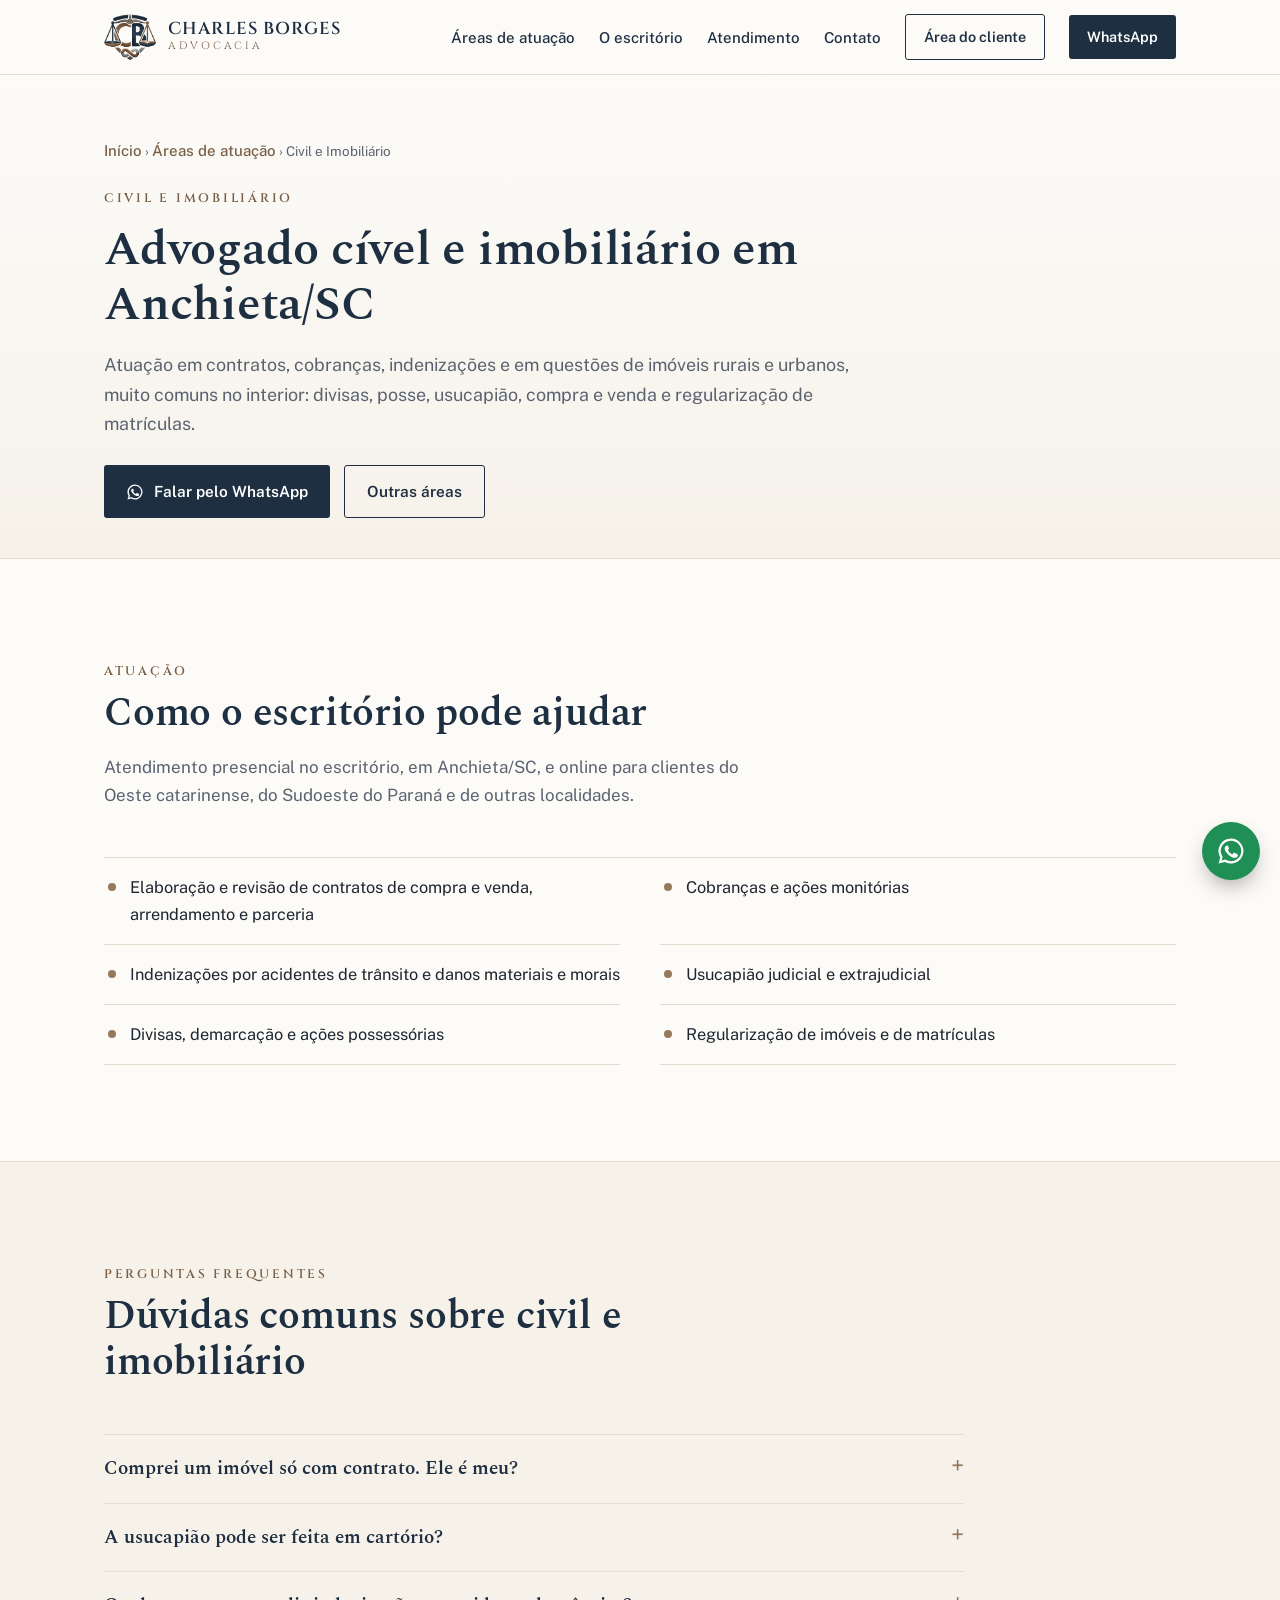
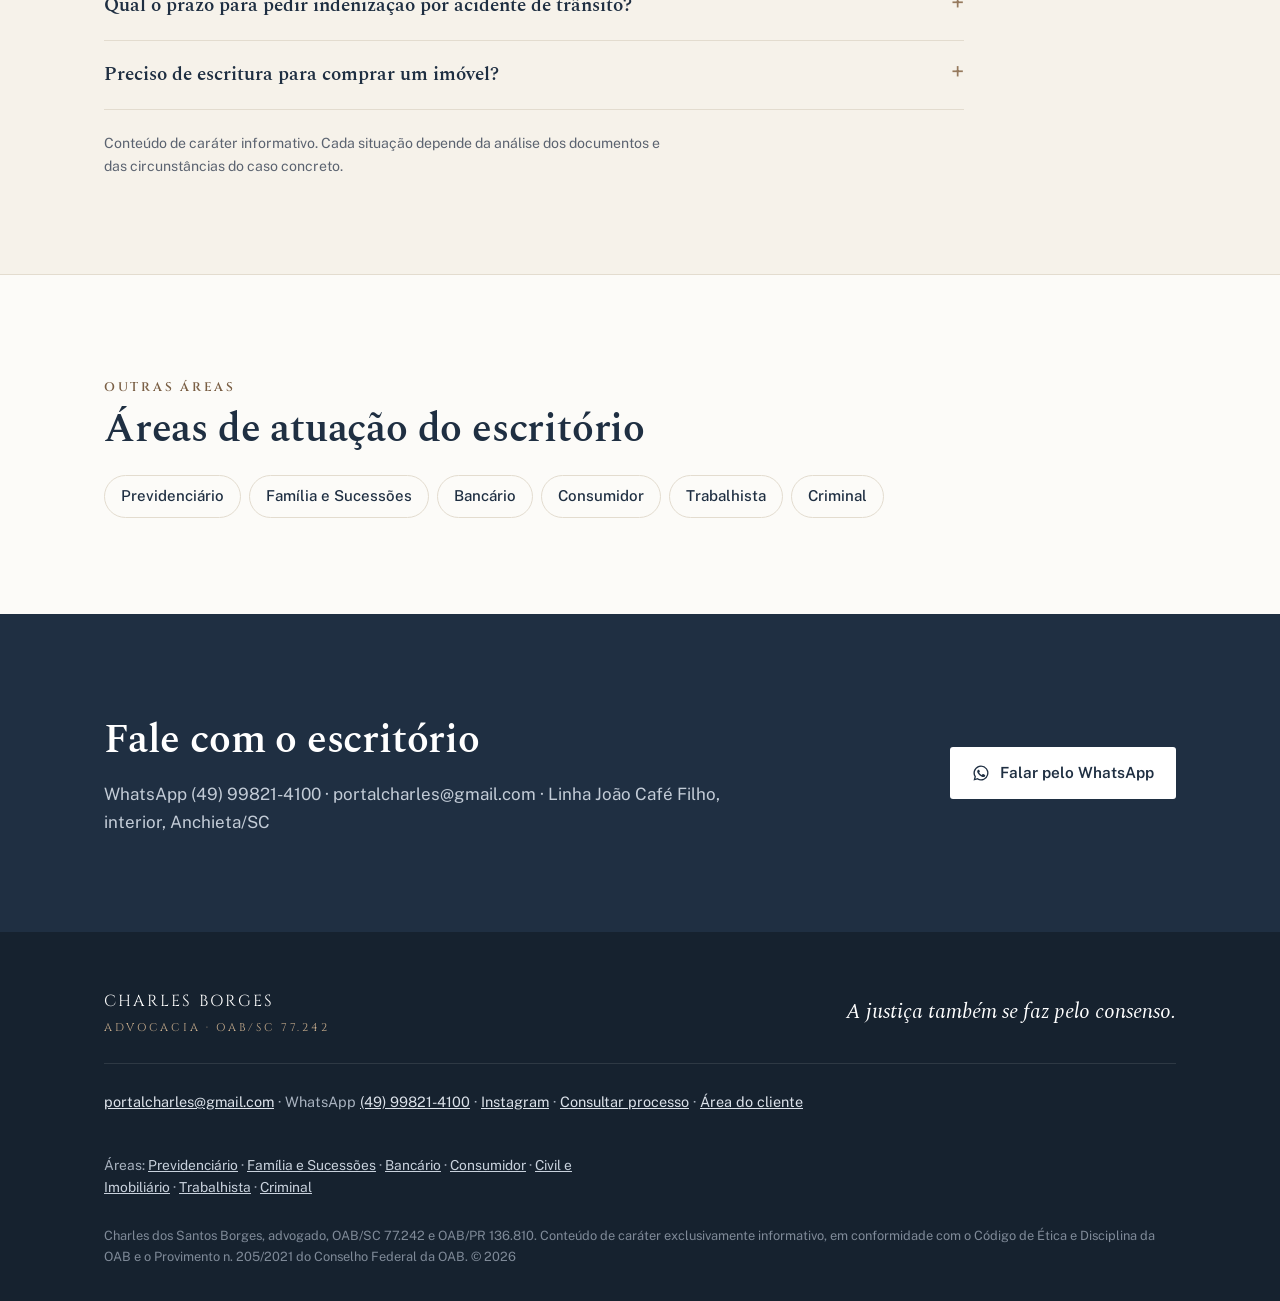
<file: advogado-civil-imobiliario.html>
<!DOCTYPE html>
<html lang="pt-BR">
<head>
<meta charset="utf-8">
<meta name="viewport" content="width=device-width, initial-scale=1">
<title>Advogado cível e imobiliário em Anchieta/SC | Charles Borges Advocacia</title>
<meta name="description" content="Contratos, cobranças, indenizações, acidentes de trânsito, posse, usucapião e regularização de imóveis rurais e urbanos. Atendimento em Anchieta/SC e online.">
<link rel="canonical" href="https://charlesborges.adv.br/advogado-civil-imobiliario.html">
<link rel="icon" type="image/png" href="favicon.png">
<meta property="og:type" content="article">
<meta property="og:locale" content="pt_BR">
<meta property="og:title" content="Advogado cível e imobiliário em Anchieta/SC">
<meta property="og:description" content="Contratos, cobranças, indenizações, acidentes de trânsito, posse, usucapião e regularização de imóveis rurais e urbanos. Atendimento em Anchieta/SC e online.">
<meta property="og:url" content="https://charlesborges.adv.br/advogado-civil-imobiliario.html">
<meta property="og:image" content="https://charlesborges.adv.br/logo-completo.png">
<meta name="theme-color" content="#1F2F42">
<link rel="preconnect" href="https://fonts.googleapis.com">
<link rel="preconnect" href="https://fonts.gstatic.com" crossorigin>
<link href="https://fonts.googleapis.com/css2?family=Cinzel:wght@500;600&family=Public+Sans:wght@400;500;600&family=Spectral:ital,wght@0,500;0,600;1,500&display=swap" rel="stylesheet">
<script type="application/ld+json">[{"@context": "https://schema.org", "@type": "LegalService", "name": "Charles Borges Advocacia", "url": "https://charlesborges.adv.br/", "image": "https://charlesborges.adv.br/charles-borges.jpg", "telephone": "+55 49 99821-4100", "address": {"@type": "PostalAddress", "streetAddress": "Linha João Café Filho, interior", "addressLocality": "Anchieta", "addressRegion": "SC", "addressCountry": "BR"}, "areaServed": ["Anchieta", "Campo Erê", "São Miguel do Oeste", "Chapecó", "Santa Catarina", "Paraná"], "knowsAbout": ["Elaboração e revisão de contratos de compra e venda, arrendamento e parceria", "Cobranças e ações monitórias", "Indenizações por acidentes de trânsito e danos materiais e morais", "Usucapião judicial e extrajudicial", "Divisas, demarcação e ações possessórias", "Regularização de imóveis e de matrículas"]}, {"@context": "https://schema.org", "@type": "FAQPage", "mainEntity": [{"@type": "Question", "name": "Comprei um imóvel só com contrato. Ele é meu?", "acceptedAnswer": {"@type": "Answer", "text": "O contrato particular gera direitos, mas a propriedade só se transfere com o registro na matrícula do imóvel. A regularização pode ser feita por escritura, por adjudicação compulsória ou, conforme o caso, por usucapião."}}, {"@type": "Question", "name": "A usucapião pode ser feita em cartório?", "acceptedAnswer": {"@type": "Answer", "text": "Sim. A lei permite a usucapião extrajudicial, processada no Registro de Imóveis, com a assistência de advogado, quando a documentação e a situação do imóvel permitem."}}, {"@type": "Question", "name": "Qual o prazo para pedir indenização por acidente de trânsito?", "acceptedAnswer": {"@type": "Answer", "text": "A pretensão de reparação civil prescreve, em regra, em três anos. Por isso é importante reunir logo o boletim de ocorrência, as fotos, os orçamentos e os documentos médicos."}}, {"@type": "Question", "name": "Preciso de escritura para comprar um imóvel?", "acceptedAnswer": {"@type": "Answer", "text": "A escritura pública é exigida para negócios com imóveis de valor superior a 30 salários mínimos, ressalvadas as exceções previstas em lei."}}]}, {"@context": "https://schema.org", "@type": "BreadcrumbList", "itemListElement": [{"@type": "ListItem", "position": 1, "name": "Início", "item": "https://charlesborges.adv.br/"}, {"@type": "ListItem", "position": 2, "name": "Civil e Imobiliário", "item": "https://charlesborges.adv.br/advogado-civil-imobiliario.html"}]}]</script>
<style>
:root{
  --navy:#1F2F42;
  --navy-deep:#16222F;
  --bronze:#967A5E;
  --bronze-ink:#7A5F45;
  --steel:#8A8C90;
  --ivory:#F6F2EA;
  --paper:#FCFBF8;
  --line:#E3DCCF;
  --ink:#1D2530;
  --muted:#5B6370;
  --serif:"Spectral",Georgia,serif;
  --caps:"Cinzel","Spectral",Georgia,serif;
  --sans:"Public Sans",system-ui,-apple-system,"Segoe UI",sans-serif;
  --wrap:1120px;
}
*{box-sizing:border-box;margin:0;padding:0}
html{scroll-behavior:smooth;-webkit-text-size-adjust:100%}
body{font-family:var(--sans);font-size:17px;line-height:1.65;color:var(--ink);background:var(--paper)}
img{display:block;max-width:100%;height:auto}
a{color:inherit}
.wrap{max-width:var(--wrap);margin:0 auto;padding:0 24px}
.kicker{font-family:var(--caps);font-size:.78rem;letter-spacing:.22em;text-transform:uppercase;color:var(--bronze-ink);font-weight:600}
h1,h2,h3{font-family:var(--serif);font-weight:600;color:var(--navy);line-height:1.15;letter-spacing:-.005em}
h2{font-size:clamp(1.8rem,3.4vw,2.5rem);margin:.5rem 0 1rem}
h3{font-size:1.28rem;margin-bottom:.45rem}
p{max-width:64ch}
section{scroll-margin-top:84px}

/* header */
.top{position:sticky;top:0;z-index:20;background:rgba(252,251,248,.94);backdrop-filter:blur(8px);-webkit-backdrop-filter:blur(8px);border-bottom:1px solid var(--line)}
.top .wrap{display:flex;align-items:center;justify-content:space-between;height:74px;gap:16px}
.brand{display:flex;align-items:center;gap:12px;text-decoration:none}
.brand img{width:52px}
.brand b{display:block;font-family:var(--caps);font-weight:600;font-size:1.08rem;color:var(--navy);letter-spacing:.06em;line-height:1.1}
.brand small{display:block;font-family:var(--caps);font-size:.66rem;letter-spacing:.26em;color:var(--bronze-ink)}
nav ul{display:flex;list-style:none;gap:24px;align-items:center}
nav a{text-decoration:none;font-size:.94rem;font-weight:500;color:var(--navy)}
nav a:hover{color:var(--bronze-ink)}
.btn{display:inline-flex;align-items:center;gap:10px;text-decoration:none;font-weight:600;font-size:.96rem;padding:13px 22px;border-radius:3px;transition:background .2s,color .2s,border-color .2s}
.btn svg{width:18px;height:18px;flex:none}
.btn-primary{background:var(--navy);color:#fff}
.btn-primary:hover{background:var(--bronze-ink)}
.btn-ghost{border:1px solid var(--navy);color:var(--navy)}
.btn-ghost:hover{background:var(--navy);color:#fff}
nav .btn{padding:10px 18px;font-size:.9rem}
.menu-toggle{display:none;background:none;border:0;padding:8px;cursor:pointer;color:var(--navy)}
.menu-toggle svg{width:28px;height:28px}

/* hero */
.hero{background:linear-gradient(180deg,var(--ivory),#EEE8DC);overflow:hidden;border-bottom:1px solid var(--line)}
.hero .wrap{display:grid;grid-template-columns:1.15fr .85fr;align-items:end;gap:40px;min-height:600px}
.hero-text{padding:84px 0 96px}
.hero h1{font-size:clamp(2.3rem,5vw,3.7rem);margin:18px 0 22px}
.hero h1 em{font-style:italic;font-weight:500;color:var(--bronze-ink)}
.hero p{font-size:1.1rem;color:var(--muted);margin-bottom:34px}
.cta{display:flex;flex-wrap:wrap;gap:14px}
.hero-photo{position:relative;align-self:end;justify-self:center;width:100%;max-width:400px}
.hero-photo::before{content:"";position:absolute;left:8%;right:8%;bottom:0;top:12%;background:var(--navy);border-radius:200px 200px 0 0;opacity:.08}
.hero-photo img{position:relative;width:100%;border-radius:200px 200px 0 0;box-shadow:0 30px 60px -30px rgba(31,47,66,.45)}
.creds{display:flex;flex-wrap:wrap;gap:8px 26px;margin-top:40px;padding-top:22px;border-top:1px solid var(--line);font-size:.88rem;color:var(--muted)}
.creds span b{color:var(--navy);font-weight:600}

/* areas */
.block{padding:96px 0}
.intro{max-width:720px;margin-bottom:48px}
.intro p{color:var(--muted)}
.grid{display:grid;grid-template-columns:repeat(auto-fill,minmax(300px,1fr));gap:1px;background:var(--line);border:1px solid var(--line)}
.card{background:var(--paper);padding:32px 30px 34px;transition:background .2s}
.card:hover{background:#fff}
.card .num{font-family:var(--caps);font-size:.8rem;color:var(--bronze);letter-spacing:.14em;display:block;margin-bottom:14px}
.card p{font-size:.97rem;color:var(--muted)}
.card-cta{grid-column:span 2;background:var(--navy);text-decoration:none;display:flex;flex-direction:column;justify-content:center}
.card-cta:hover{background:var(--navy-deep)}
.card-cta h3{color:#fff}.card-cta p{color:#C3CCD7}.card-cta .num{color:#C9AE8E}
.card-cta .arrow{margin-top:16px;color:#fff;font-weight:600;font-size:.95rem}
@media (max-width:1000px){.card-cta{grid-column:auto}}

/* sobre */
.about{background:var(--navy);color:#DCE2EA}
.about .wrap{display:grid;grid-template-columns:.8fr 1.2fr;gap:64px;align-items:center}
.about h2{color:#fff}
.about .kicker{color:#C9AE8E}
.about p{margin-bottom:16px}
.about-mark{background:var(--ivory);border-radius:4px;padding:44px;display:flex;justify-content:center}
.about-mark img{width:100%;max-width:300px}
.quote{font-family:var(--serif);font-style:italic;font-size:1.35rem;color:#fff;border-left:2px solid var(--bronze);padding-left:20px;margin:26px 0 10px}

/* atuação territorial */
.split{display:grid;grid-template-columns:1fr 1fr;gap:56px}
.list{list-style:none;border-top:1px solid var(--line)}
.list li{display:flex;justify-content:space-between;gap:16px;padding:15px 0;border-bottom:1px solid var(--line)}
.list li span:first-child{font-family:var(--serif);font-size:1.15rem;color:var(--navy);font-weight:500}
.list li span:last-child{color:var(--muted);font-size:.92rem;text-align:right}

/* passos */
.steps{background:var(--ivory);border-top:1px solid var(--line);border-bottom:1px solid var(--line)}
.steps ol{list-style:none;display:grid;grid-template-columns:repeat(3,1fr);gap:40px;counter-reset:s}
.steps li{counter-increment:s;position:relative;padding-top:58px}
.steps li::before{content:counter(s,decimal-leading-zero);position:absolute;top:0;left:0;font-family:var(--caps);font-size:2rem;color:var(--bronze);line-height:1}
.steps li p{color:var(--muted);font-size:.97rem}

/* contato */
.contact .wrap{display:grid;grid-template-columns:1fr 1fr;gap:56px;align-items:start}
.channels{display:grid;gap:14px}
.channel{display:flex;gap:18px;align-items:center;padding:20px 22px;border:1px solid var(--line);border-radius:4px;text-decoration:none;background:#fff;transition:border-color .2s,transform .2s}
a.channel:hover{border-color:var(--bronze);transform:translateY(-1px)}
.channel .ic{width:46px;height:46px;border-radius:50%;background:var(--ivory);display:grid;place-items:center;flex:none;color:var(--navy)}
.channel .ic svg{width:22px;height:22px}
.channel small{display:block;font-size:.78rem;letter-spacing:.12em;text-transform:uppercase;color:var(--bronze-ink);font-weight:600}
.channel strong{font-weight:500;color:var(--navy);font-size:1.02rem;word-break:break-word}

/* footer */
footer{background:var(--navy-deep);color:#A9B3C0;padding:56px 0 34px;font-size:.9rem}
footer .wrap{display:grid;gap:26px}
.foot-top{display:flex;justify-content:space-between;align-items:center;gap:24px;flex-wrap:wrap;padding-bottom:26px;border-bottom:1px solid rgba(255,255,255,.1)}
.foot-top .motto{font-family:var(--serif);font-style:italic;font-size:1.3rem;color:#fff}
.foot-top .brandline{font-family:var(--caps);letter-spacing:.14em;color:#fff;font-size:1rem}
.foot-top .brandline small{display:block;color:#C9AE8E;font-size:.7rem;letter-spacing:.24em;margin-top:4px}
footer a{color:#DCE2EA}
.legal{font-size:.8rem;color:#7F8A98;max-width:none}

/* whatsapp flutuante */
.wa-float{position:fixed;right:20px;bottom:20px;z-index:30;width:58px;height:58px;border-radius:50%;background:#1F8F55;color:#fff;display:grid;place-items:center;box-shadow:0 10px 24px -8px rgba(0,0,0,.45);transition:transform .2s}
.wa-float:hover{transform:scale(1.06)}
.wa-float svg{width:30px;height:30px}

:focus-visible{outline:2px solid var(--bronze);outline-offset:3px}

@media (max-width:900px){
  .hero .wrap,.about .wrap,.split,.contact .wrap{grid-template-columns:1fr}
  .hero .wrap{min-height:0;gap:0}
  .hero-text{padding:56px 0 40px}
  .hero-photo{max-width:320px}
  .about .wrap{gap:40px}
  .about-mark{order:2;padding:32px}
  .steps ol{grid-template-columns:1fr;gap:30px}
  .block{padding:72px 0}
  .menu-toggle{display:block}
  nav ul{display:none;position:absolute;top:74px;left:0;right:0;flex-direction:column;align-items:stretch;gap:0;background:var(--paper);border-bottom:1px solid var(--line);padding:8px 24px 20px}
  nav ul.open{display:flex}
  nav li a{display:block;padding:12px 0;border-bottom:1px solid var(--line)}
  nav li .btn{border:1px solid var(--navy);margin-top:12px;justify-content:center}
}
@media (max-width:520px){
  body{font-size:16px}
  .wrap{padding:0 18px}
  .brand img{width:44px}
  .brand b{font-size:.96rem}
  .cta .btn{width:100%;justify-content:center}
  .list li{flex-direction:column;gap:2px}
  .list li span:last-child{text-align:left}
  .card{padding:26px 22px}
}
@media (prefers-reduced-motion:reduce){html{scroll-behavior:auto}*{transition:none!important}}

.page-hero{padding:64px 0 40px;border-bottom:1px solid var(--line);background:linear-gradient(180deg,var(--paper),var(--ivory))}
.crumbs{font-size:.84rem;color:var(--muted);margin-bottom:18px}
.crumbs a{color:var(--bronze-ink);text-decoration:none}
.page-hero h1{font-size:clamp(2rem,4.4vw,3rem);margin:12px 0 18px;max-width:820px}
.page-hero p.lead{font-size:1.12rem;color:var(--muted);max-width:760px;margin-bottom:26px}
.servicos{list-style:none;display:grid;grid-template-columns:repeat(2,minmax(0,1fr));gap:0 40px;border-top:1px solid var(--line)}
.servicos li{padding:16px 0 16px 26px;border-bottom:1px solid var(--line);position:relative;font-size:1.02rem}
.servicos li::before{content:"";position:absolute;left:4px;top:25px;width:8px;height:8px;border-radius:50%;background:var(--bronze)}
.faq{max-width:860px}
.faq details{border-bottom:1px solid var(--line);padding:18px 0}
.faq details:first-of-type{border-top:1px solid var(--line)}
.faq summary{cursor:pointer;font-family:var(--serif);font-size:1.2rem;font-weight:600;color:var(--navy);list-style:none;display:flex;justify-content:space-between;gap:16px}
.faq summary::-webkit-details-marker{display:none}
.faq summary::after{content:"+";font-family:var(--sans);color:var(--bronze);font-weight:400;font-size:1.5rem;line-height:1}
.faq details[open] summary::after{content:"–"}
.faq details p{margin-top:10px;color:var(--muted);max-width:780px}
.aviso-info{margin-top:22px;font-size:.88rem;color:var(--muted)}
.outras{display:flex;flex-wrap:wrap;gap:8px}
.outras a{border:1px solid var(--line);background:var(--paper);border-radius:999px;padding:8px 16px;text-decoration:none;color:var(--navy);font-weight:500}
.outras a:hover{border-color:var(--bronze)}
.cta-final{background:var(--navy);color:#C3CCD7}
.cta-final h2{color:#fff}
.cta-final .btn-primary{background:#fff;color:var(--navy);border-color:#fff}
.cta-final .btn-primary:hover{background:var(--ivory)}
.cta-final .wrap{display:flex;justify-content:space-between;align-items:center;gap:24px;flex-wrap:wrap}
.foot-areas{margin-top:14px;font-size:.86rem}
.foot-areas a{color:#C9D2DD}
@media (max-width:760px){.servicos{grid-template-columns:minmax(0,1fr)}.page-hero{padding:44px 0 30px}}
</style>
</head>
<body>

<header class="top">
  <div class="wrap">
    <a class="brand" href="./" aria-label="Charles Borges Advocacia, início">
      <img src="emblema.png" alt="" width="52" height="46">
      <span><b>CHARLES BORGES</b><small>ADVOCACIA</small></span>
    </a>
    <nav aria-label="Principal">
      <button class="menu-toggle" aria-label="Abrir menu" aria-expanded="false" aria-controls="menu">
        <svg viewBox="0 0 24 24" fill="none" stroke="currentColor" stroke-width="1.8"><path d="M3 7h18M3 12h18M3 17h18"/></svg>
      </button>
      <ul id="menu">
        <li><a href="./#atuacao">Áreas de atuação</a></li>
        <li><a href="./#sobre">O escritório</a></li>
        <li><a href="./#atendimento">Atendimento</a></li>
        <li><a href="./#contato">Contato</a></li>
        <li><a class="btn btn-ghost" href="cliente.html">Área do cliente</a></li>
        <li><a class="btn btn-primary" href="https://wa.me/5549998214100" target="_blank" rel="noopener">WhatsApp</a></li>
      </ul>
    </nav>
  </div>
</header>

<main>
<section class="page-hero">
  <div class="wrap">
    <nav class="crumbs" aria-label="Você está em"><a href="./">Início</a> › <a href="./#atuacao">Áreas de atuação</a> › Civil e Imobiliário</nav>
    <span class="kicker">Civil e Imobiliário</span>
    <h1>Advogado cível e imobiliário em Anchieta/SC</h1>
    <p class="lead">Atuação em contratos, cobranças, indenizações e em questões de imóveis rurais e urbanos, muito comuns no interior: divisas, posse, usucapião, compra e venda e regularização de matrículas.</p>
    <div class="cta"><a class="btn btn-primary" href="https://wa.me/5549998214100" target="_blank" rel="noopener"><svg viewBox="0 0 24 24" fill="currentColor" aria-hidden="true"><path d="M12 2a10 10 0 0 0-8.6 15.1L2 22l5-1.3A10 10 0 1 0 12 2Zm0 18.2a8.2 8.2 0 0 1-4.2-1.2l-.3-.2-3 .8.8-2.9-.2-.3A8.2 8.2 0 1 1 12 20.2Zm4.5-6.1c-.2-.1-1.5-.7-1.7-.8-.2-.1-.4-.1-.6.1l-.8 1c-.1.2-.3.2-.5.1a6.7 6.7 0 0 1-3.3-2.9c-.3-.4.3-.4.8-1.4.1-.2 0-.3 0-.4l-.8-1.8c-.2-.5-.4-.4-.6-.4h-.5a1 1 0 0 0-.7.3 3 3 0 0 0-.9 2.2 5.1 5.1 0 0 0 1.1 2.7 11.7 11.7 0 0 0 4.5 4c1.7.7 2.3.8 3.2.6.5-.1 1.5-.6 1.7-1.2.2-.6.2-1.1.2-1.2-.1-.1-.3-.2-.5-.3Z"/></svg> Falar pelo WhatsApp</a>
      <a class="btn btn-ghost" href="./#atuacao">Outras áreas</a></div>
  </div>
</section>

<section class="block">
  <div class="wrap">
    <div class="intro"><span class="kicker">Atuação</span><h2>Como o escritório pode ajudar</h2>
      <p>Atendimento presencial no escritório, em Anchieta/SC, e online para clientes do Oeste catarinense, do Sudoeste do Paraná e de outras localidades.</p></div>
    <ul class="servicos"><li>Elaboração e revisão de contratos de compra e venda, arrendamento e parceria</li><li>Cobranças e ações monitórias</li><li>Indenizações por acidentes de trânsito e danos materiais e morais</li><li>Usucapião judicial e extrajudicial</li><li>Divisas, demarcação e ações possessórias</li><li>Regularização de imóveis e de matrículas</li></ul>
  </div>
</section>

<section class="block steps">
  <div class="wrap">
    <div class="intro"><span class="kicker">Perguntas frequentes</span><h2>Dúvidas comuns sobre civil e imobiliário</h2></div>
    <div class="faq">
      <details><summary>Comprei um imóvel só com contrato. Ele é meu?</summary><p>O contrato particular gera direitos, mas a propriedade só se transfere com o registro na matrícula do imóvel. A regularização pode ser feita por escritura, por adjudicação compulsória ou, conforme o caso, por usucapião.</p></details><details><summary>A usucapião pode ser feita em cartório?</summary><p>Sim. A lei permite a usucapião extrajudicial, processada no Registro de Imóveis, com a assistência de advogado, quando a documentação e a situação do imóvel permitem.</p></details><details><summary>Qual o prazo para pedir indenização por acidente de trânsito?</summary><p>A pretensão de reparação civil prescreve, em regra, em três anos. Por isso é importante reunir logo o boletim de ocorrência, as fotos, os orçamentos e os documentos médicos.</p></details><details><summary>Preciso de escritura para comprar um imóvel?</summary><p>A escritura pública é exigida para negócios com imóveis de valor superior a 30 salários mínimos, ressalvadas as exceções previstas em lei.</p></details>
      <p class="aviso-info">Conteúdo de caráter informativo. Cada situação depende da análise dos documentos e das circunstâncias do caso concreto.</p>
    </div>
  </div>
</section>

<section class="block">
  <div class="wrap">
    <div class="intro" style="margin-bottom:22px"><span class="kicker">Outras áreas</span><h2>Áreas de atuação do escritório</h2></div>
    <nav class="outras" aria-label="Outras áreas"><a href="advogado-previdenciario.html">Previdenciário</a><a href="advogado-familia.html">Família e Sucessões</a><a href="advogado-bancario.html">Bancário</a><a href="advogado-consumidor.html">Consumidor</a><a href="advogado-trabalhista.html">Trabalhista</a><a href="advogado-criminal.html">Criminal</a></nav>
  </div>
</section>

<section class="block cta-final">
  <div class="wrap">
    <div><h2>Fale com o escritório</h2><p>WhatsApp (49) 99821-4100 · portalcharles@gmail.com · Linha João Café Filho, interior, Anchieta/SC</p></div>
    <a class="btn btn-primary" href="https://wa.me/5549998214100" target="_blank" rel="noopener"><svg viewBox="0 0 24 24" fill="currentColor" aria-hidden="true"><path d="M12 2a10 10 0 0 0-8.6 15.1L2 22l5-1.3A10 10 0 1 0 12 2Zm0 18.2a8.2 8.2 0 0 1-4.2-1.2l-.3-.2-3 .8.8-2.9-.2-.3A8.2 8.2 0 1 1 12 20.2Zm4.5-6.1c-.2-.1-1.5-.7-1.7-.8-.2-.1-.4-.1-.6.1l-.8 1c-.1.2-.3.2-.5.1a6.7 6.7 0 0 1-3.3-2.9c-.3-.4.3-.4.8-1.4.1-.2 0-.3 0-.4l-.8-1.8c-.2-.5-.4-.4-.6-.4h-.5a1 1 0 0 0-.7.3 3 3 0 0 0-.9 2.2 5.1 5.1 0 0 0 1.1 2.7 11.7 11.7 0 0 0 4.5 4c1.7.7 2.3.8 3.2.6.5-.1 1.5-.6 1.7-1.2.2-.6.2-1.1.2-1.2-.1-.1-.3-.2-.5-.3Z"/></svg> Falar pelo WhatsApp</a>
  </div>
</section>
</main>

<footer>
  <div class="wrap">
    <div class="foot-top">
      <div class="brandline">CHARLES BORGES<small>ADVOCACIA · OAB/SC 77.242</small></div>
      <div class="motto">A justiça também se faz pelo consenso.</div>
    </div>
    <div>
      <a href="mailto:portalcharles@gmail.com">portalcharles@gmail.com</a> · WhatsApp <a href="https://wa.me/5549998214100" target="_blank" rel="noopener">(49) 99821-4100</a> · <a href="https://www.instagram.com/advcharlesborges/" target="_blank" rel="noopener">Instagram</a> · <a href="./#consultar">Consultar processo</a> · <a href="cliente.html">Área do cliente</a>
    </div>
    <p class="foot-areas">Áreas: <a href="advogado-previdenciario.html">Previdenciário</a> · <a href="advogado-familia.html">Família e Sucessões</a> · <a href="advogado-bancario.html">Bancário</a> · <a href="advogado-consumidor.html">Consumidor</a> · <a href="advogado-civil-imobiliario.html">Civil e Imobiliário</a> · <a href="advogado-trabalhista.html">Trabalhista</a> · <a href="advogado-criminal.html">Criminal</a></p>
    <p class="legal">Charles dos Santos Borges, advogado, OAB/SC 77.242 e OAB/PR 136.810. Conteúdo de caráter exclusivamente informativo, em conformidade com o Código de Ética e Disciplina da OAB e o Provimento n. 205/2021 do Conselho Federal da OAB. © <span id="ano">2026</span></p>
  </div>
</footer>

<a class="wa-float" href="https://wa.me/5549998214100" target="_blank" rel="noopener" aria-label="Conversar pelo WhatsApp">
  <svg viewBox="0 0 24 24" fill="currentColor" aria-hidden="true"><path d="M12 2a10 10 0 0 0-8.6 15.1L2 22l5-1.3A10 10 0 1 0 12 2Zm0 18.2a8.2 8.2 0 0 1-4.2-1.2l-.3-.2-3 .8.8-2.9-.2-.3A8.2 8.2 0 1 1 12 20.2Zm4.5-6.1c-.2-.1-1.5-.7-1.7-.8-.2-.1-.4-.1-.6.1l-.8 1c-.1.2-.3.2-.5.1a6.7 6.7 0 0 1-3.3-2.9c-.3-.4.3-.4.8-1.4.1-.2 0-.3 0-.4l-.8-1.8c-.2-.5-.4-.4-.6-.4h-.5a1 1 0 0 0-.7.3 3 3 0 0 0-.9 2.2 5.1 5.1 0 0 0 1.1 2.7 11.7 11.7 0 0 0 4.5 4c1.7.7 2.3.8 3.2.6.5-.1 1.5-.6 1.7-1.2.2-.6.2-1.1.2-1.2-.1-.1-.3-.2-.5-.3Z"/></svg>
</a>

<script>
  var t=document.querySelector('.menu-toggle'),m=document.getElementById('menu');
  t.addEventListener('click',function(){var o=m.classList.toggle('open');t.setAttribute('aria-expanded',o)});
  m.querySelectorAll('a').forEach(function(a){a.addEventListener('click',function(){m.classList.remove('open');t.setAttribute('aria-expanded',false)})});
  var an=document.getElementById('ano');if(an)an.textContent=new Date().getFullYear();
</script>
</body>
</html>
</file>
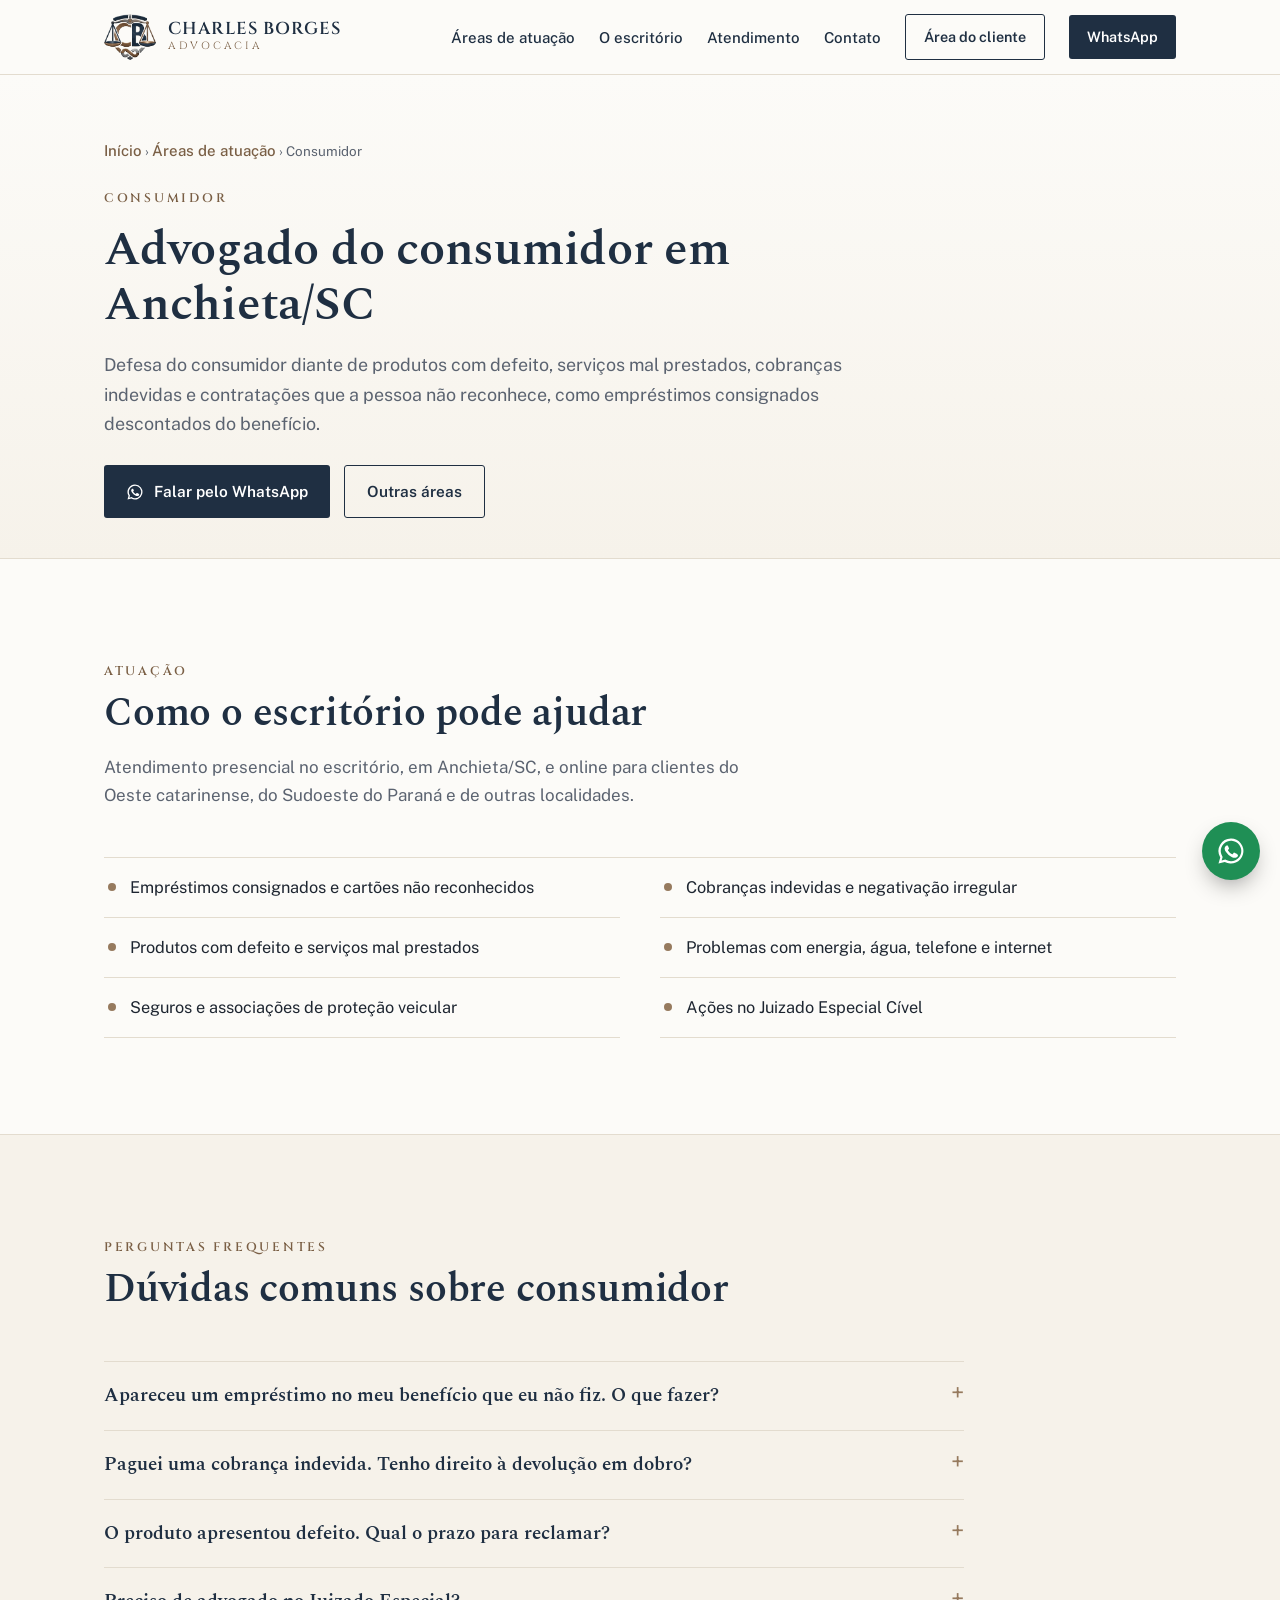
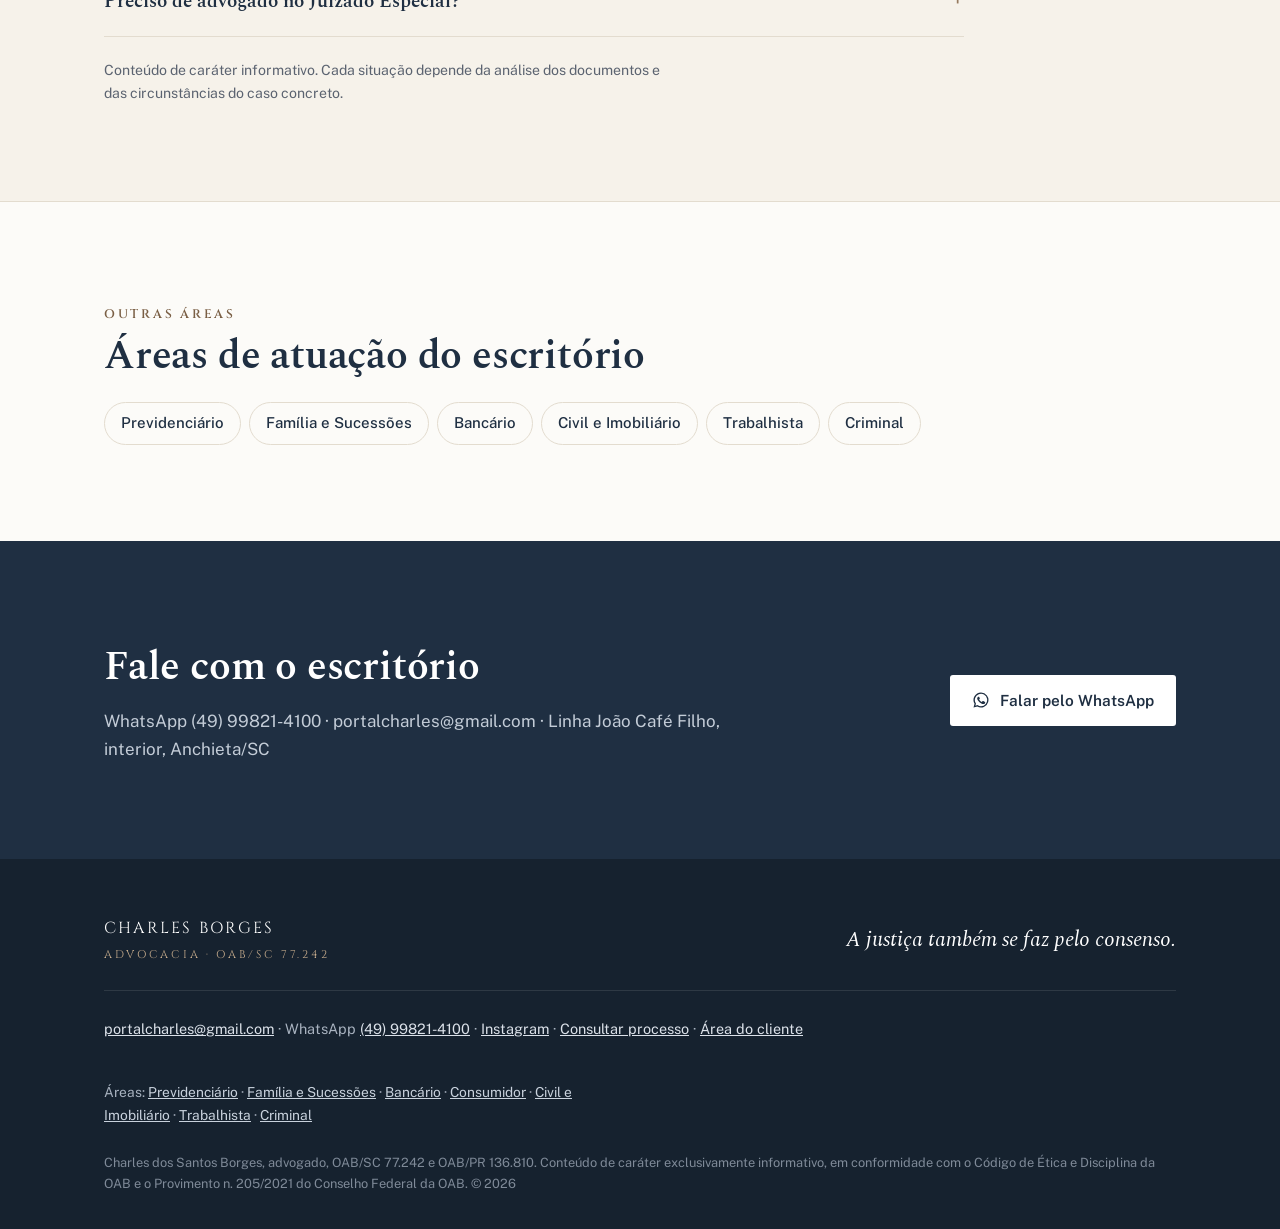
<file: advogado-consumidor.html>
<!DOCTYPE html>
<html lang="pt-BR">
<head>
<meta charset="utf-8">
<meta name="viewport" content="width=device-width, initial-scale=1">
<title>Advogado do consumidor em Anchieta/SC | Charles Borges Advocacia</title>
<meta name="description" content="Produtos com defeito, cobranças indevidas, empréstimos consignados não reconhecidos e falhas em serviços. Atendimento em Anchieta/SC e online.">
<link rel="canonical" href="https://charlesborges.adv.br/advogado-consumidor.html">
<link rel="icon" type="image/png" href="favicon.png">
<meta property="og:type" content="article">
<meta property="og:locale" content="pt_BR">
<meta property="og:title" content="Advogado do consumidor em Anchieta/SC">
<meta property="og:description" content="Produtos com defeito, cobranças indevidas, empréstimos consignados não reconhecidos e falhas em serviços. Atendimento em Anchieta/SC e online.">
<meta property="og:url" content="https://charlesborges.adv.br/advogado-consumidor.html">
<meta property="og:image" content="https://charlesborges.adv.br/logo-completo.png">
<meta name="theme-color" content="#1F2F42">
<link rel="preconnect" href="https://fonts.googleapis.com">
<link rel="preconnect" href="https://fonts.gstatic.com" crossorigin>
<link href="https://fonts.googleapis.com/css2?family=Cinzel:wght@500;600&family=Public+Sans:wght@400;500;600&family=Spectral:ital,wght@0,500;0,600;1,500&display=swap" rel="stylesheet">
<script type="application/ld+json">[{"@context": "https://schema.org", "@type": "LegalService", "name": "Charles Borges Advocacia", "url": "https://charlesborges.adv.br/", "image": "https://charlesborges.adv.br/charles-borges.jpg", "telephone": "+55 49 99821-4100", "address": {"@type": "PostalAddress", "streetAddress": "Linha João Café Filho, interior", "addressLocality": "Anchieta", "addressRegion": "SC", "addressCountry": "BR"}, "areaServed": ["Anchieta", "Campo Erê", "São Miguel do Oeste", "Chapecó", "Santa Catarina", "Paraná"], "knowsAbout": ["Empréstimos consignados e cartões não reconhecidos", "Cobranças indevidas e negativação irregular", "Produtos com defeito e serviços mal prestados", "Problemas com energia, água, telefone e internet", "Seguros e associações de proteção veicular", "Ações no Juizado Especial Cível"]}, {"@context": "https://schema.org", "@type": "FAQPage", "mainEntity": [{"@type": "Question", "name": "Apareceu um empréstimo no meu benefício que eu não fiz. O que fazer?", "acceptedAnswer": {"@type": "Answer", "text": "Guarde o extrato do benefício e não utilize o valor depositado, se houver. É possível pedir o cancelamento do contrato, a suspensão dos descontos e a devolução do que foi cobrado, além de reparação pelos danos sofridos, conforme o caso."}}, {"@type": "Question", "name": "Paguei uma cobrança indevida. Tenho direito à devolução em dobro?", "acceptedAnswer": {"@type": "Answer", "text": "O Código de Defesa do Consumidor prevê a devolução em dobro do valor pago indevidamente, com correção e juros, salvo engano justificável do fornecedor."}}, {"@type": "Question", "name": "O produto apresentou defeito. Qual o prazo para reclamar?", "acceptedAnswer": {"@type": "Answer", "text": "Para defeitos aparentes, o prazo é de 30 dias para produtos não duráveis e de 90 dias para produtos duráveis. Feita a reclamação, o fornecedor tem até 30 dias para resolver o problema; se não resolver, o consumidor pode pedir a troca, a devolução do valor ou o abatimento do preço."}}, {"@type": "Question", "name": "Preciso de advogado no Juizado Especial?", "acceptedAnswer": {"@type": "Answer", "text": "No Juizado Especial Cível, causas de até 20 salários mínimos podem ser propostas sem advogado, mas a orientação técnica ajuda a reunir as provas e a formular os pedidos corretamente."}}]}, {"@context": "https://schema.org", "@type": "BreadcrumbList", "itemListElement": [{"@type": "ListItem", "position": 1, "name": "Início", "item": "https://charlesborges.adv.br/"}, {"@type": "ListItem", "position": 2, "name": "Consumidor", "item": "https://charlesborges.adv.br/advogado-consumidor.html"}]}]</script>
<style>
:root{
  --navy:#1F2F42;
  --navy-deep:#16222F;
  --bronze:#967A5E;
  --bronze-ink:#7A5F45;
  --steel:#8A8C90;
  --ivory:#F6F2EA;
  --paper:#FCFBF8;
  --line:#E3DCCF;
  --ink:#1D2530;
  --muted:#5B6370;
  --serif:"Spectral",Georgia,serif;
  --caps:"Cinzel","Spectral",Georgia,serif;
  --sans:"Public Sans",system-ui,-apple-system,"Segoe UI",sans-serif;
  --wrap:1120px;
}
*{box-sizing:border-box;margin:0;padding:0}
html{scroll-behavior:smooth;-webkit-text-size-adjust:100%}
body{font-family:var(--sans);font-size:17px;line-height:1.65;color:var(--ink);background:var(--paper)}
img{display:block;max-width:100%;height:auto}
a{color:inherit}
.wrap{max-width:var(--wrap);margin:0 auto;padding:0 24px}
.kicker{font-family:var(--caps);font-size:.78rem;letter-spacing:.22em;text-transform:uppercase;color:var(--bronze-ink);font-weight:600}
h1,h2,h3{font-family:var(--serif);font-weight:600;color:var(--navy);line-height:1.15;letter-spacing:-.005em}
h2{font-size:clamp(1.8rem,3.4vw,2.5rem);margin:.5rem 0 1rem}
h3{font-size:1.28rem;margin-bottom:.45rem}
p{max-width:64ch}
section{scroll-margin-top:84px}

/* header */
.top{position:sticky;top:0;z-index:20;background:rgba(252,251,248,.94);backdrop-filter:blur(8px);-webkit-backdrop-filter:blur(8px);border-bottom:1px solid var(--line)}
.top .wrap{display:flex;align-items:center;justify-content:space-between;height:74px;gap:16px}
.brand{display:flex;align-items:center;gap:12px;text-decoration:none}
.brand img{width:52px}
.brand b{display:block;font-family:var(--caps);font-weight:600;font-size:1.08rem;color:var(--navy);letter-spacing:.06em;line-height:1.1}
.brand small{display:block;font-family:var(--caps);font-size:.66rem;letter-spacing:.26em;color:var(--bronze-ink)}
nav ul{display:flex;list-style:none;gap:24px;align-items:center}
nav a{text-decoration:none;font-size:.94rem;font-weight:500;color:var(--navy)}
nav a:hover{color:var(--bronze-ink)}
.btn{display:inline-flex;align-items:center;gap:10px;text-decoration:none;font-weight:600;font-size:.96rem;padding:13px 22px;border-radius:3px;transition:background .2s,color .2s,border-color .2s}
.btn svg{width:18px;height:18px;flex:none}
.btn-primary{background:var(--navy);color:#fff}
.btn-primary:hover{background:var(--bronze-ink)}
.btn-ghost{border:1px solid var(--navy);color:var(--navy)}
.btn-ghost:hover{background:var(--navy);color:#fff}
nav .btn{padding:10px 18px;font-size:.9rem}
.menu-toggle{display:none;background:none;border:0;padding:8px;cursor:pointer;color:var(--navy)}
.menu-toggle svg{width:28px;height:28px}

/* hero */
.hero{background:linear-gradient(180deg,var(--ivory),#EEE8DC);overflow:hidden;border-bottom:1px solid var(--line)}
.hero .wrap{display:grid;grid-template-columns:1.15fr .85fr;align-items:end;gap:40px;min-height:600px}
.hero-text{padding:84px 0 96px}
.hero h1{font-size:clamp(2.3rem,5vw,3.7rem);margin:18px 0 22px}
.hero h1 em{font-style:italic;font-weight:500;color:var(--bronze-ink)}
.hero p{font-size:1.1rem;color:var(--muted);margin-bottom:34px}
.cta{display:flex;flex-wrap:wrap;gap:14px}
.hero-photo{position:relative;align-self:end;justify-self:center;width:100%;max-width:400px}
.hero-photo::before{content:"";position:absolute;left:8%;right:8%;bottom:0;top:12%;background:var(--navy);border-radius:200px 200px 0 0;opacity:.08}
.hero-photo img{position:relative;width:100%;border-radius:200px 200px 0 0;box-shadow:0 30px 60px -30px rgba(31,47,66,.45)}
.creds{display:flex;flex-wrap:wrap;gap:8px 26px;margin-top:40px;padding-top:22px;border-top:1px solid var(--line);font-size:.88rem;color:var(--muted)}
.creds span b{color:var(--navy);font-weight:600}

/* areas */
.block{padding:96px 0}
.intro{max-width:720px;margin-bottom:48px}
.intro p{color:var(--muted)}
.grid{display:grid;grid-template-columns:repeat(auto-fill,minmax(300px,1fr));gap:1px;background:var(--line);border:1px solid var(--line)}
.card{background:var(--paper);padding:32px 30px 34px;transition:background .2s}
.card:hover{background:#fff}
.card .num{font-family:var(--caps);font-size:.8rem;color:var(--bronze);letter-spacing:.14em;display:block;margin-bottom:14px}
.card p{font-size:.97rem;color:var(--muted)}
.card-cta{grid-column:span 2;background:var(--navy);text-decoration:none;display:flex;flex-direction:column;justify-content:center}
.card-cta:hover{background:var(--navy-deep)}
.card-cta h3{color:#fff}.card-cta p{color:#C3CCD7}.card-cta .num{color:#C9AE8E}
.card-cta .arrow{margin-top:16px;color:#fff;font-weight:600;font-size:.95rem}
@media (max-width:1000px){.card-cta{grid-column:auto}}

/* sobre */
.about{background:var(--navy);color:#DCE2EA}
.about .wrap{display:grid;grid-template-columns:.8fr 1.2fr;gap:64px;align-items:center}
.about h2{color:#fff}
.about .kicker{color:#C9AE8E}
.about p{margin-bottom:16px}
.about-mark{background:var(--ivory);border-radius:4px;padding:44px;display:flex;justify-content:center}
.about-mark img{width:100%;max-width:300px}
.quote{font-family:var(--serif);font-style:italic;font-size:1.35rem;color:#fff;border-left:2px solid var(--bronze);padding-left:20px;margin:26px 0 10px}

/* atuação territorial */
.split{display:grid;grid-template-columns:1fr 1fr;gap:56px}
.list{list-style:none;border-top:1px solid var(--line)}
.list li{display:flex;justify-content:space-between;gap:16px;padding:15px 0;border-bottom:1px solid var(--line)}
.list li span:first-child{font-family:var(--serif);font-size:1.15rem;color:var(--navy);font-weight:500}
.list li span:last-child{color:var(--muted);font-size:.92rem;text-align:right}

/* passos */
.steps{background:var(--ivory);border-top:1px solid var(--line);border-bottom:1px solid var(--line)}
.steps ol{list-style:none;display:grid;grid-template-columns:repeat(3,1fr);gap:40px;counter-reset:s}
.steps li{counter-increment:s;position:relative;padding-top:58px}
.steps li::before{content:counter(s,decimal-leading-zero);position:absolute;top:0;left:0;font-family:var(--caps);font-size:2rem;color:var(--bronze);line-height:1}
.steps li p{color:var(--muted);font-size:.97rem}

/* contato */
.contact .wrap{display:grid;grid-template-columns:1fr 1fr;gap:56px;align-items:start}
.channels{display:grid;gap:14px}
.channel{display:flex;gap:18px;align-items:center;padding:20px 22px;border:1px solid var(--line);border-radius:4px;text-decoration:none;background:#fff;transition:border-color .2s,transform .2s}
a.channel:hover{border-color:var(--bronze);transform:translateY(-1px)}
.channel .ic{width:46px;height:46px;border-radius:50%;background:var(--ivory);display:grid;place-items:center;flex:none;color:var(--navy)}
.channel .ic svg{width:22px;height:22px}
.channel small{display:block;font-size:.78rem;letter-spacing:.12em;text-transform:uppercase;color:var(--bronze-ink);font-weight:600}
.channel strong{font-weight:500;color:var(--navy);font-size:1.02rem;word-break:break-word}

/* footer */
footer{background:var(--navy-deep);color:#A9B3C0;padding:56px 0 34px;font-size:.9rem}
footer .wrap{display:grid;gap:26px}
.foot-top{display:flex;justify-content:space-between;align-items:center;gap:24px;flex-wrap:wrap;padding-bottom:26px;border-bottom:1px solid rgba(255,255,255,.1)}
.foot-top .motto{font-family:var(--serif);font-style:italic;font-size:1.3rem;color:#fff}
.foot-top .brandline{font-family:var(--caps);letter-spacing:.14em;color:#fff;font-size:1rem}
.foot-top .brandline small{display:block;color:#C9AE8E;font-size:.7rem;letter-spacing:.24em;margin-top:4px}
footer a{color:#DCE2EA}
.legal{font-size:.8rem;color:#7F8A98;max-width:none}

/* whatsapp flutuante */
.wa-float{position:fixed;right:20px;bottom:20px;z-index:30;width:58px;height:58px;border-radius:50%;background:#1F8F55;color:#fff;display:grid;place-items:center;box-shadow:0 10px 24px -8px rgba(0,0,0,.45);transition:transform .2s}
.wa-float:hover{transform:scale(1.06)}
.wa-float svg{width:30px;height:30px}

:focus-visible{outline:2px solid var(--bronze);outline-offset:3px}

@media (max-width:900px){
  .hero .wrap,.about .wrap,.split,.contact .wrap{grid-template-columns:1fr}
  .hero .wrap{min-height:0;gap:0}
  .hero-text{padding:56px 0 40px}
  .hero-photo{max-width:320px}
  .about .wrap{gap:40px}
  .about-mark{order:2;padding:32px}
  .steps ol{grid-template-columns:1fr;gap:30px}
  .block{padding:72px 0}
  .menu-toggle{display:block}
  nav ul{display:none;position:absolute;top:74px;left:0;right:0;flex-direction:column;align-items:stretch;gap:0;background:var(--paper);border-bottom:1px solid var(--line);padding:8px 24px 20px}
  nav ul.open{display:flex}
  nav li a{display:block;padding:12px 0;border-bottom:1px solid var(--line)}
  nav li .btn{border:1px solid var(--navy);margin-top:12px;justify-content:center}
}
@media (max-width:520px){
  body{font-size:16px}
  .wrap{padding:0 18px}
  .brand img{width:44px}
  .brand b{font-size:.96rem}
  .cta .btn{width:100%;justify-content:center}
  .list li{flex-direction:column;gap:2px}
  .list li span:last-child{text-align:left}
  .card{padding:26px 22px}
}
@media (prefers-reduced-motion:reduce){html{scroll-behavior:auto}*{transition:none!important}}

.page-hero{padding:64px 0 40px;border-bottom:1px solid var(--line);background:linear-gradient(180deg,var(--paper),var(--ivory))}
.crumbs{font-size:.84rem;color:var(--muted);margin-bottom:18px}
.crumbs a{color:var(--bronze-ink);text-decoration:none}
.page-hero h1{font-size:clamp(2rem,4.4vw,3rem);margin:12px 0 18px;max-width:820px}
.page-hero p.lead{font-size:1.12rem;color:var(--muted);max-width:760px;margin-bottom:26px}
.servicos{list-style:none;display:grid;grid-template-columns:repeat(2,minmax(0,1fr));gap:0 40px;border-top:1px solid var(--line)}
.servicos li{padding:16px 0 16px 26px;border-bottom:1px solid var(--line);position:relative;font-size:1.02rem}
.servicos li::before{content:"";position:absolute;left:4px;top:25px;width:8px;height:8px;border-radius:50%;background:var(--bronze)}
.faq{max-width:860px}
.faq details{border-bottom:1px solid var(--line);padding:18px 0}
.faq details:first-of-type{border-top:1px solid var(--line)}
.faq summary{cursor:pointer;font-family:var(--serif);font-size:1.2rem;font-weight:600;color:var(--navy);list-style:none;display:flex;justify-content:space-between;gap:16px}
.faq summary::-webkit-details-marker{display:none}
.faq summary::after{content:"+";font-family:var(--sans);color:var(--bronze);font-weight:400;font-size:1.5rem;line-height:1}
.faq details[open] summary::after{content:"–"}
.faq details p{margin-top:10px;color:var(--muted);max-width:780px}
.aviso-info{margin-top:22px;font-size:.88rem;color:var(--muted)}
.outras{display:flex;flex-wrap:wrap;gap:8px}
.outras a{border:1px solid var(--line);background:var(--paper);border-radius:999px;padding:8px 16px;text-decoration:none;color:var(--navy);font-weight:500}
.outras a:hover{border-color:var(--bronze)}
.cta-final{background:var(--navy);color:#C3CCD7}
.cta-final h2{color:#fff}
.cta-final .btn-primary{background:#fff;color:var(--navy);border-color:#fff}
.cta-final .btn-primary:hover{background:var(--ivory)}
.cta-final .wrap{display:flex;justify-content:space-between;align-items:center;gap:24px;flex-wrap:wrap}
.foot-areas{margin-top:14px;font-size:.86rem}
.foot-areas a{color:#C9D2DD}
@media (max-width:760px){.servicos{grid-template-columns:minmax(0,1fr)}.page-hero{padding:44px 0 30px}}
</style>
</head>
<body>

<header class="top">
  <div class="wrap">
    <a class="brand" href="./" aria-label="Charles Borges Advocacia, início">
      <img src="emblema.png" alt="" width="52" height="46">
      <span><b>CHARLES BORGES</b><small>ADVOCACIA</small></span>
    </a>
    <nav aria-label="Principal">
      <button class="menu-toggle" aria-label="Abrir menu" aria-expanded="false" aria-controls="menu">
        <svg viewBox="0 0 24 24" fill="none" stroke="currentColor" stroke-width="1.8"><path d="M3 7h18M3 12h18M3 17h18"/></svg>
      </button>
      <ul id="menu">
        <li><a href="./#atuacao">Áreas de atuação</a></li>
        <li><a href="./#sobre">O escritório</a></li>
        <li><a href="./#atendimento">Atendimento</a></li>
        <li><a href="./#contato">Contato</a></li>
        <li><a class="btn btn-ghost" href="cliente.html">Área do cliente</a></li>
        <li><a class="btn btn-primary" href="https://wa.me/5549998214100" target="_blank" rel="noopener">WhatsApp</a></li>
      </ul>
    </nav>
  </div>
</header>

<main>
<section class="page-hero">
  <div class="wrap">
    <nav class="crumbs" aria-label="Você está em"><a href="./">Início</a> › <a href="./#atuacao">Áreas de atuação</a> › Consumidor</nav>
    <span class="kicker">Consumidor</span>
    <h1>Advogado do consumidor em Anchieta/SC</h1>
    <p class="lead">Defesa do consumidor diante de produtos com defeito, serviços mal prestados, cobranças indevidas e contratações que a pessoa não reconhece, como empréstimos consignados descontados do benefício.</p>
    <div class="cta"><a class="btn btn-primary" href="https://wa.me/5549998214100" target="_blank" rel="noopener"><svg viewBox="0 0 24 24" fill="currentColor" aria-hidden="true"><path d="M12 2a10 10 0 0 0-8.6 15.1L2 22l5-1.3A10 10 0 1 0 12 2Zm0 18.2a8.2 8.2 0 0 1-4.2-1.2l-.3-.2-3 .8.8-2.9-.2-.3A8.2 8.2 0 1 1 12 20.2Zm4.5-6.1c-.2-.1-1.5-.7-1.7-.8-.2-.1-.4-.1-.6.1l-.8 1c-.1.2-.3.2-.5.1a6.7 6.7 0 0 1-3.3-2.9c-.3-.4.3-.4.8-1.4.1-.2 0-.3 0-.4l-.8-1.8c-.2-.5-.4-.4-.6-.4h-.5a1 1 0 0 0-.7.3 3 3 0 0 0-.9 2.2 5.1 5.1 0 0 0 1.1 2.7 11.7 11.7 0 0 0 4.5 4c1.7.7 2.3.8 3.2.6.5-.1 1.5-.6 1.7-1.2.2-.6.2-1.1.2-1.2-.1-.1-.3-.2-.5-.3Z"/></svg> Falar pelo WhatsApp</a>
      <a class="btn btn-ghost" href="./#atuacao">Outras áreas</a></div>
  </div>
</section>

<section class="block">
  <div class="wrap">
    <div class="intro"><span class="kicker">Atuação</span><h2>Como o escritório pode ajudar</h2>
      <p>Atendimento presencial no escritório, em Anchieta/SC, e online para clientes do Oeste catarinense, do Sudoeste do Paraná e de outras localidades.</p></div>
    <ul class="servicos"><li>Empréstimos consignados e cartões não reconhecidos</li><li>Cobranças indevidas e negativação irregular</li><li>Produtos com defeito e serviços mal prestados</li><li>Problemas com energia, água, telefone e internet</li><li>Seguros e associações de proteção veicular</li><li>Ações no Juizado Especial Cível</li></ul>
  </div>
</section>

<section class="block steps">
  <div class="wrap">
    <div class="intro"><span class="kicker">Perguntas frequentes</span><h2>Dúvidas comuns sobre consumidor</h2></div>
    <div class="faq">
      <details><summary>Apareceu um empréstimo no meu benefício que eu não fiz. O que fazer?</summary><p>Guarde o extrato do benefício e não utilize o valor depositado, se houver. É possível pedir o cancelamento do contrato, a suspensão dos descontos e a devolução do que foi cobrado, além de reparação pelos danos sofridos, conforme o caso.</p></details><details><summary>Paguei uma cobrança indevida. Tenho direito à devolução em dobro?</summary><p>O Código de Defesa do Consumidor prevê a devolução em dobro do valor pago indevidamente, com correção e juros, salvo engano justificável do fornecedor.</p></details><details><summary>O produto apresentou defeito. Qual o prazo para reclamar?</summary><p>Para defeitos aparentes, o prazo é de 30 dias para produtos não duráveis e de 90 dias para produtos duráveis. Feita a reclamação, o fornecedor tem até 30 dias para resolver o problema; se não resolver, o consumidor pode pedir a troca, a devolução do valor ou o abatimento do preço.</p></details><details><summary>Preciso de advogado no Juizado Especial?</summary><p>No Juizado Especial Cível, causas de até 20 salários mínimos podem ser propostas sem advogado, mas a orientação técnica ajuda a reunir as provas e a formular os pedidos corretamente.</p></details>
      <p class="aviso-info">Conteúdo de caráter informativo. Cada situação depende da análise dos documentos e das circunstâncias do caso concreto.</p>
    </div>
  </div>
</section>

<section class="block">
  <div class="wrap">
    <div class="intro" style="margin-bottom:22px"><span class="kicker">Outras áreas</span><h2>Áreas de atuação do escritório</h2></div>
    <nav class="outras" aria-label="Outras áreas"><a href="advogado-previdenciario.html">Previdenciário</a><a href="advogado-familia.html">Família e Sucessões</a><a href="advogado-bancario.html">Bancário</a><a href="advogado-civil-imobiliario.html">Civil e Imobiliário</a><a href="advogado-trabalhista.html">Trabalhista</a><a href="advogado-criminal.html">Criminal</a></nav>
  </div>
</section>

<section class="block cta-final">
  <div class="wrap">
    <div><h2>Fale com o escritório</h2><p>WhatsApp (49) 99821-4100 · portalcharles@gmail.com · Linha João Café Filho, interior, Anchieta/SC</p></div>
    <a class="btn btn-primary" href="https://wa.me/5549998214100" target="_blank" rel="noopener"><svg viewBox="0 0 24 24" fill="currentColor" aria-hidden="true"><path d="M12 2a10 10 0 0 0-8.6 15.1L2 22l5-1.3A10 10 0 1 0 12 2Zm0 18.2a8.2 8.2 0 0 1-4.2-1.2l-.3-.2-3 .8.8-2.9-.2-.3A8.2 8.2 0 1 1 12 20.2Zm4.5-6.1c-.2-.1-1.5-.7-1.7-.8-.2-.1-.4-.1-.6.1l-.8 1c-.1.2-.3.2-.5.1a6.7 6.7 0 0 1-3.3-2.9c-.3-.4.3-.4.8-1.4.1-.2 0-.3 0-.4l-.8-1.8c-.2-.5-.4-.4-.6-.4h-.5a1 1 0 0 0-.7.3 3 3 0 0 0-.9 2.2 5.1 5.1 0 0 0 1.1 2.7 11.7 11.7 0 0 0 4.5 4c1.7.7 2.3.8 3.2.6.5-.1 1.5-.6 1.7-1.2.2-.6.2-1.1.2-1.2-.1-.1-.3-.2-.5-.3Z"/></svg> Falar pelo WhatsApp</a>
  </div>
</section>
</main>

<footer>
  <div class="wrap">
    <div class="foot-top">
      <div class="brandline">CHARLES BORGES<small>ADVOCACIA · OAB/SC 77.242</small></div>
      <div class="motto">A justiça também se faz pelo consenso.</div>
    </div>
    <div>
      <a href="mailto:portalcharles@gmail.com">portalcharles@gmail.com</a> · WhatsApp <a href="https://wa.me/5549998214100" target="_blank" rel="noopener">(49) 99821-4100</a> · <a href="https://www.instagram.com/advcharlesborges/" target="_blank" rel="noopener">Instagram</a> · <a href="./#consultar">Consultar processo</a> · <a href="cliente.html">Área do cliente</a>
    </div>
    <p class="foot-areas">Áreas: <a href="advogado-previdenciario.html">Previdenciário</a> · <a href="advogado-familia.html">Família e Sucessões</a> · <a href="advogado-bancario.html">Bancário</a> · <a href="advogado-consumidor.html">Consumidor</a> · <a href="advogado-civil-imobiliario.html">Civil e Imobiliário</a> · <a href="advogado-trabalhista.html">Trabalhista</a> · <a href="advogado-criminal.html">Criminal</a></p>
    <p class="legal">Charles dos Santos Borges, advogado, OAB/SC 77.242 e OAB/PR 136.810. Conteúdo de caráter exclusivamente informativo, em conformidade com o Código de Ética e Disciplina da OAB e o Provimento n. 205/2021 do Conselho Federal da OAB. © <span id="ano">2026</span></p>
  </div>
</footer>

<a class="wa-float" href="https://wa.me/5549998214100" target="_blank" rel="noopener" aria-label="Conversar pelo WhatsApp">
  <svg viewBox="0 0 24 24" fill="currentColor" aria-hidden="true"><path d="M12 2a10 10 0 0 0-8.6 15.1L2 22l5-1.3A10 10 0 1 0 12 2Zm0 18.2a8.2 8.2 0 0 1-4.2-1.2l-.3-.2-3 .8.8-2.9-.2-.3A8.2 8.2 0 1 1 12 20.2Zm4.5-6.1c-.2-.1-1.5-.7-1.7-.8-.2-.1-.4-.1-.6.1l-.8 1c-.1.2-.3.2-.5.1a6.7 6.7 0 0 1-3.3-2.9c-.3-.4.3-.4.8-1.4.1-.2 0-.3 0-.4l-.8-1.8c-.2-.5-.4-.4-.6-.4h-.5a1 1 0 0 0-.7.3 3 3 0 0 0-.9 2.2 5.1 5.1 0 0 0 1.1 2.7 11.7 11.7 0 0 0 4.5 4c1.7.7 2.3.8 3.2.6.5-.1 1.5-.6 1.7-1.2.2-.6.2-1.1.2-1.2-.1-.1-.3-.2-.5-.3Z"/></svg>
</a>

<script>
  var t=document.querySelector('.menu-toggle'),m=document.getElementById('menu');
  t.addEventListener('click',function(){var o=m.classList.toggle('open');t.setAttribute('aria-expanded',o)});
  m.querySelectorAll('a').forEach(function(a){a.addEventListener('click',function(){m.classList.remove('open');t.setAttribute('aria-expanded',false)})});
  var an=document.getElementById('ano');if(an)an.textContent=new Date().getFullYear();
</script>
</body>
</html>
</file>
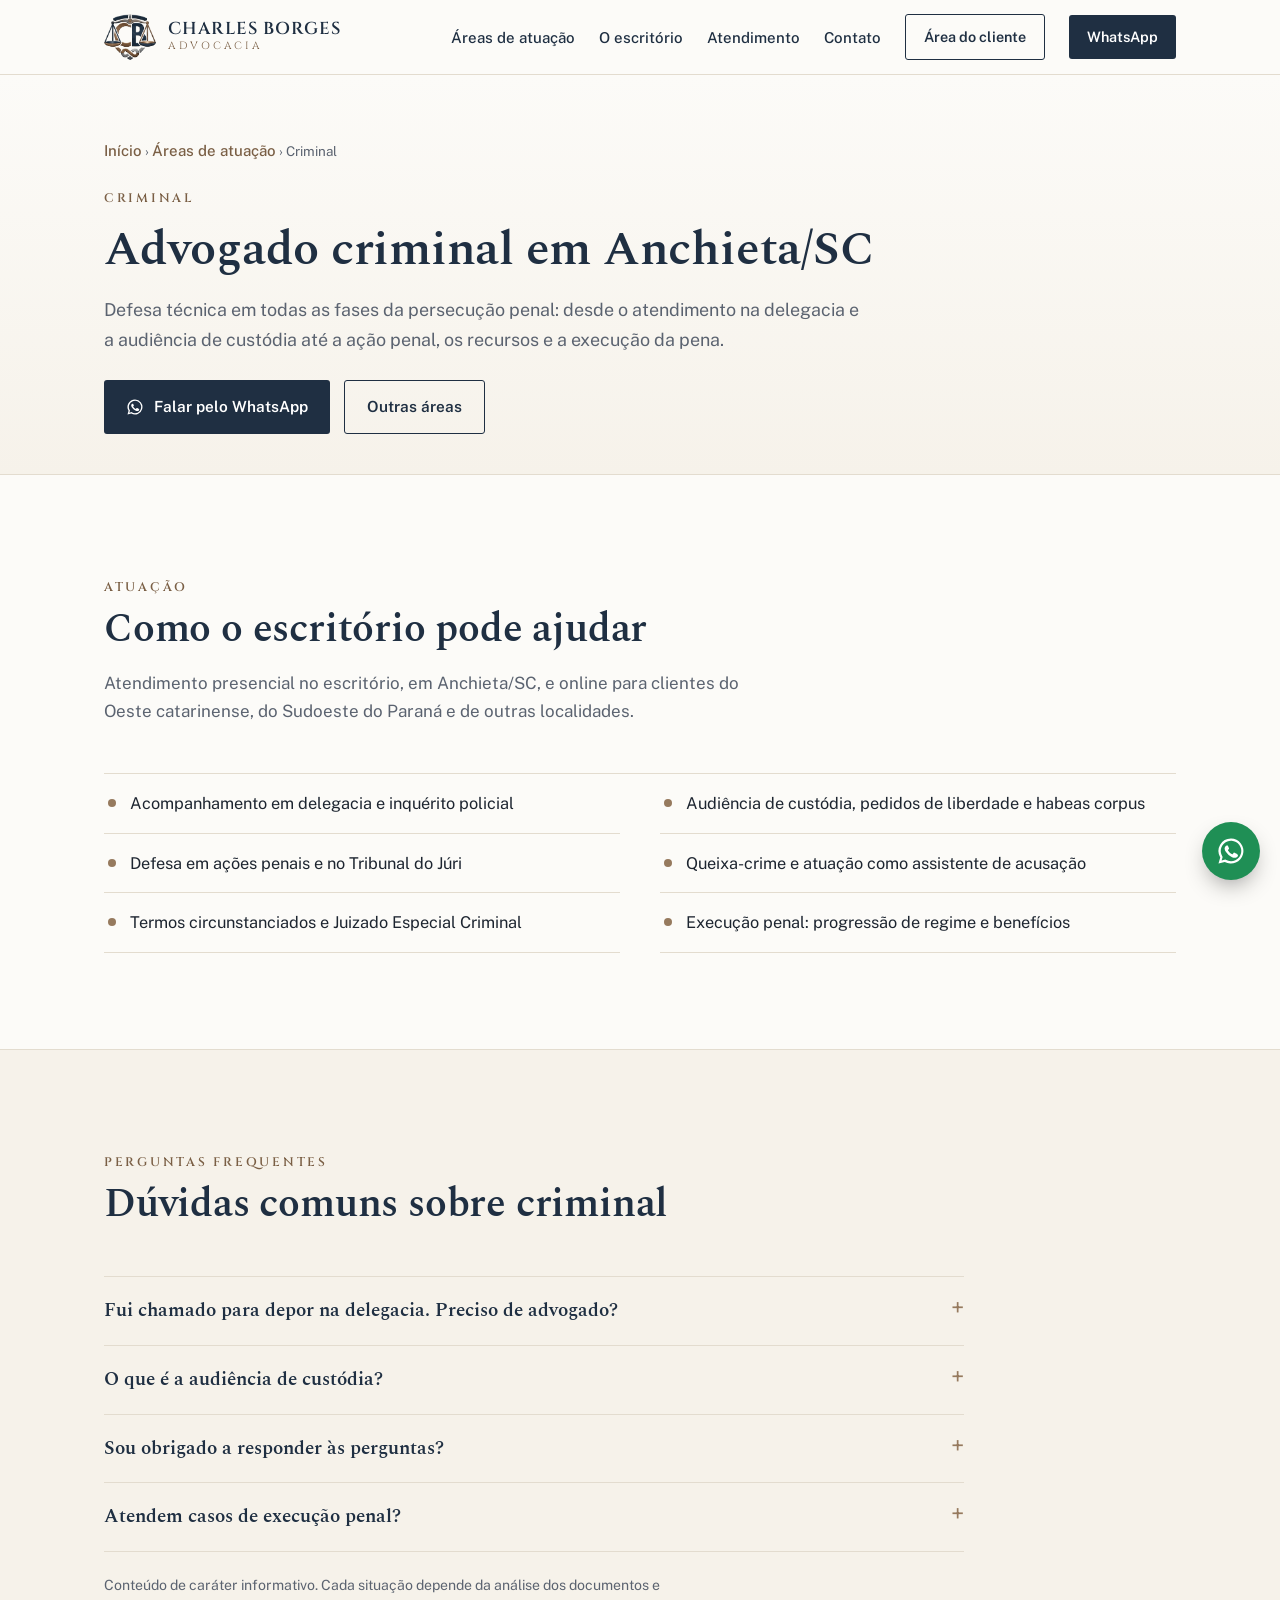
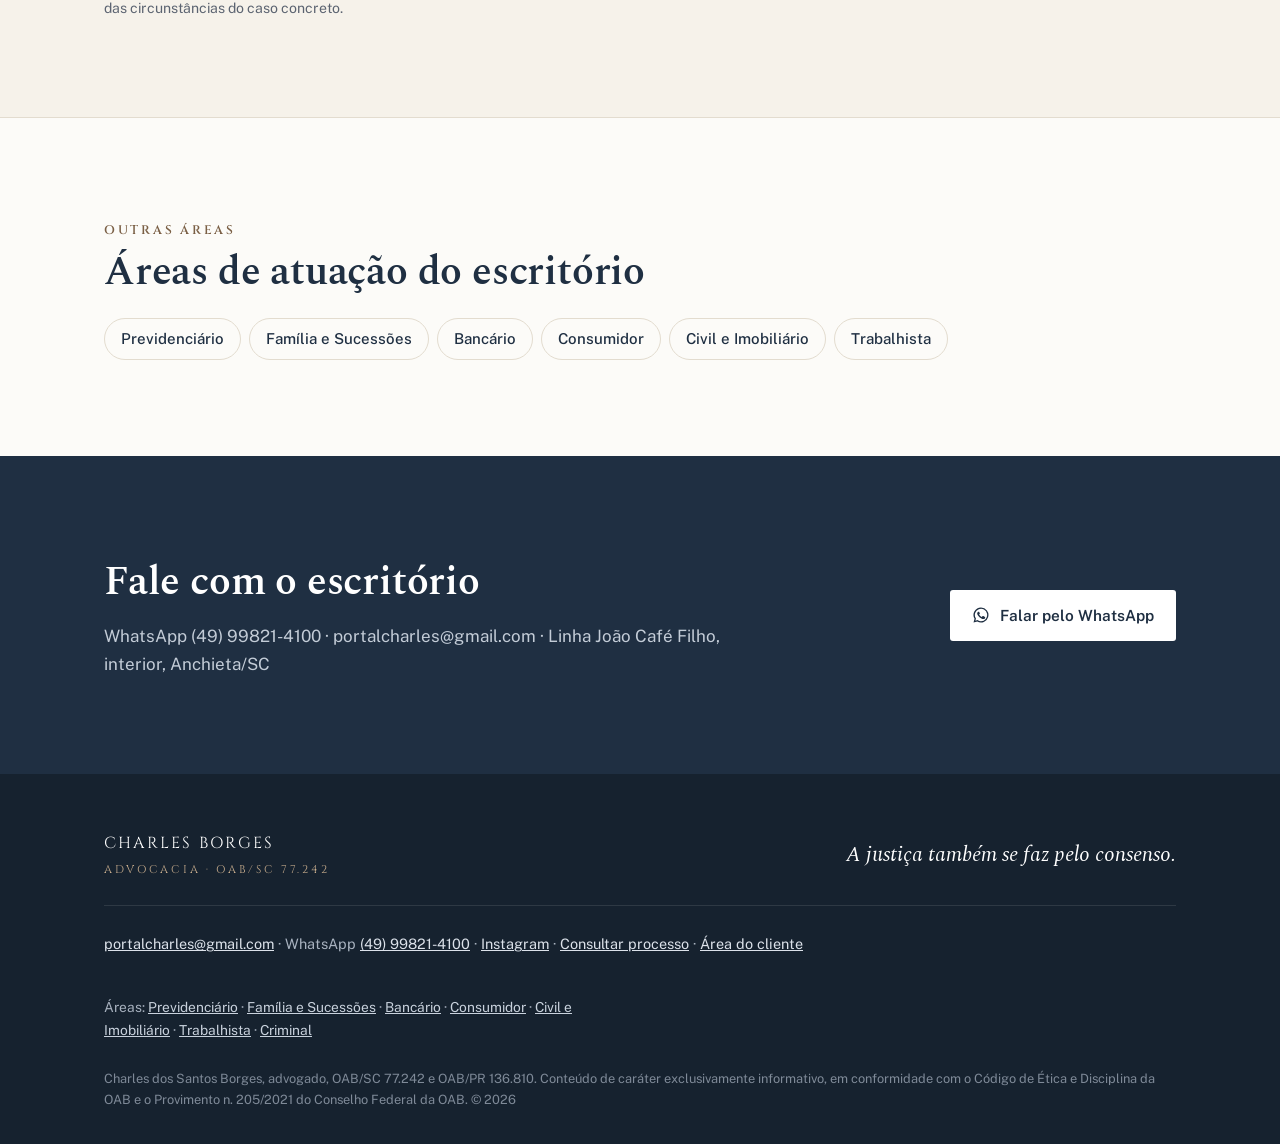
<file: advogado-criminal.html>
<!DOCTYPE html>
<html lang="pt-BR">
<head>
<meta charset="utf-8">
<meta name="viewport" content="width=device-width, initial-scale=1">
<title>Advogado criminal em Anchieta/SC | Charles Borges Advocacia</title>
<meta name="description" content="Defesa em inquéritos policiais e ações penais, audiências de custódia, queixas-crime e execução penal no Oeste de SC e Sudoeste do PR.">
<link rel="canonical" href="https://charlesborges.adv.br/advogado-criminal.html">
<link rel="icon" type="image/png" href="favicon.png">
<meta property="og:type" content="article">
<meta property="og:locale" content="pt_BR">
<meta property="og:title" content="Advogado criminal em Anchieta/SC">
<meta property="og:description" content="Defesa em inquéritos policiais e ações penais, audiências de custódia, queixas-crime e execução penal no Oeste de SC e Sudoeste do PR.">
<meta property="og:url" content="https://charlesborges.adv.br/advogado-criminal.html">
<meta property="og:image" content="https://charlesborges.adv.br/logo-completo.png">
<meta name="theme-color" content="#1F2F42">
<link rel="preconnect" href="https://fonts.googleapis.com">
<link rel="preconnect" href="https://fonts.gstatic.com" crossorigin>
<link href="https://fonts.googleapis.com/css2?family=Cinzel:wght@500;600&family=Public+Sans:wght@400;500;600&family=Spectral:ital,wght@0,500;0,600;1,500&display=swap" rel="stylesheet">
<script type="application/ld+json">[{"@context": "https://schema.org", "@type": "LegalService", "name": "Charles Borges Advocacia", "url": "https://charlesborges.adv.br/", "image": "https://charlesborges.adv.br/charles-borges.jpg", "telephone": "+55 49 99821-4100", "address": {"@type": "PostalAddress", "streetAddress": "Linha João Café Filho, interior", "addressLocality": "Anchieta", "addressRegion": "SC", "addressCountry": "BR"}, "areaServed": ["Anchieta", "Campo Erê", "São Miguel do Oeste", "Chapecó", "Santa Catarina", "Paraná"], "knowsAbout": ["Acompanhamento em delegacia e inquérito policial", "Audiência de custódia, pedidos de liberdade e habeas corpus", "Defesa em ações penais e no Tribunal do Júri", "Queixa-crime e atuação como assistente de acusação", "Termos circunstanciados e Juizado Especial Criminal", "Execução penal: progressão de regime e benefícios"]}, {"@context": "https://schema.org", "@type": "FAQPage", "mainEntity": [{"@type": "Question", "name": "Fui chamado para depor na delegacia. Preciso de advogado?", "acceptedAnswer": {"@type": "Answer", "text": "É recomendável. O advogado pode acompanhar o depoimento, orientar sobre o direito de permanecer em silêncio e ter acesso aos elementos já documentados no inquérito."}}, {"@type": "Question", "name": "O que é a audiência de custódia?", "acceptedAnswer": {"@type": "Answer", "text": "É a audiência em que a pessoa presa em flagrante é apresentada ao juiz, em regra em até 24 horas, para que se avalie a legalidade da prisão e a possibilidade de liberdade."}}, {"@type": "Question", "name": "Sou obrigado a responder às perguntas?", "acceptedAnswer": {"@type": "Answer", "text": "Não. A Constituição garante o direito de permanecer em silêncio, e o silêncio não pode ser interpretado em prejuízo da defesa."}}, {"@type": "Question", "name": "Atendem casos de execução penal?", "acceptedAnswer": {"@type": "Answer", "text": "Sim. O escritório acompanha a execução da pena, com pedidos de progressão de regime, livramento condicional e demais benefícios previstos na Lei de Execução Penal."}}]}, {"@context": "https://schema.org", "@type": "BreadcrumbList", "itemListElement": [{"@type": "ListItem", "position": 1, "name": "Início", "item": "https://charlesborges.adv.br/"}, {"@type": "ListItem", "position": 2, "name": "Criminal", "item": "https://charlesborges.adv.br/advogado-criminal.html"}]}]</script>
<style>
:root{
  --navy:#1F2F42;
  --navy-deep:#16222F;
  --bronze:#967A5E;
  --bronze-ink:#7A5F45;
  --steel:#8A8C90;
  --ivory:#F6F2EA;
  --paper:#FCFBF8;
  --line:#E3DCCF;
  --ink:#1D2530;
  --muted:#5B6370;
  --serif:"Spectral",Georgia,serif;
  --caps:"Cinzel","Spectral",Georgia,serif;
  --sans:"Public Sans",system-ui,-apple-system,"Segoe UI",sans-serif;
  --wrap:1120px;
}
*{box-sizing:border-box;margin:0;padding:0}
html{scroll-behavior:smooth;-webkit-text-size-adjust:100%}
body{font-family:var(--sans);font-size:17px;line-height:1.65;color:var(--ink);background:var(--paper)}
img{display:block;max-width:100%;height:auto}
a{color:inherit}
.wrap{max-width:var(--wrap);margin:0 auto;padding:0 24px}
.kicker{font-family:var(--caps);font-size:.78rem;letter-spacing:.22em;text-transform:uppercase;color:var(--bronze-ink);font-weight:600}
h1,h2,h3{font-family:var(--serif);font-weight:600;color:var(--navy);line-height:1.15;letter-spacing:-.005em}
h2{font-size:clamp(1.8rem,3.4vw,2.5rem);margin:.5rem 0 1rem}
h3{font-size:1.28rem;margin-bottom:.45rem}
p{max-width:64ch}
section{scroll-margin-top:84px}

/* header */
.top{position:sticky;top:0;z-index:20;background:rgba(252,251,248,.94);backdrop-filter:blur(8px);-webkit-backdrop-filter:blur(8px);border-bottom:1px solid var(--line)}
.top .wrap{display:flex;align-items:center;justify-content:space-between;height:74px;gap:16px}
.brand{display:flex;align-items:center;gap:12px;text-decoration:none}
.brand img{width:52px}
.brand b{display:block;font-family:var(--caps);font-weight:600;font-size:1.08rem;color:var(--navy);letter-spacing:.06em;line-height:1.1}
.brand small{display:block;font-family:var(--caps);font-size:.66rem;letter-spacing:.26em;color:var(--bronze-ink)}
nav ul{display:flex;list-style:none;gap:24px;align-items:center}
nav a{text-decoration:none;font-size:.94rem;font-weight:500;color:var(--navy)}
nav a:hover{color:var(--bronze-ink)}
.btn{display:inline-flex;align-items:center;gap:10px;text-decoration:none;font-weight:600;font-size:.96rem;padding:13px 22px;border-radius:3px;transition:background .2s,color .2s,border-color .2s}
.btn svg{width:18px;height:18px;flex:none}
.btn-primary{background:var(--navy);color:#fff}
.btn-primary:hover{background:var(--bronze-ink)}
.btn-ghost{border:1px solid var(--navy);color:var(--navy)}
.btn-ghost:hover{background:var(--navy);color:#fff}
nav .btn{padding:10px 18px;font-size:.9rem}
.menu-toggle{display:none;background:none;border:0;padding:8px;cursor:pointer;color:var(--navy)}
.menu-toggle svg{width:28px;height:28px}

/* hero */
.hero{background:linear-gradient(180deg,var(--ivory),#EEE8DC);overflow:hidden;border-bottom:1px solid var(--line)}
.hero .wrap{display:grid;grid-template-columns:1.15fr .85fr;align-items:end;gap:40px;min-height:600px}
.hero-text{padding:84px 0 96px}
.hero h1{font-size:clamp(2.3rem,5vw,3.7rem);margin:18px 0 22px}
.hero h1 em{font-style:italic;font-weight:500;color:var(--bronze-ink)}
.hero p{font-size:1.1rem;color:var(--muted);margin-bottom:34px}
.cta{display:flex;flex-wrap:wrap;gap:14px}
.hero-photo{position:relative;align-self:end;justify-self:center;width:100%;max-width:400px}
.hero-photo::before{content:"";position:absolute;left:8%;right:8%;bottom:0;top:12%;background:var(--navy);border-radius:200px 200px 0 0;opacity:.08}
.hero-photo img{position:relative;width:100%;border-radius:200px 200px 0 0;box-shadow:0 30px 60px -30px rgba(31,47,66,.45)}
.creds{display:flex;flex-wrap:wrap;gap:8px 26px;margin-top:40px;padding-top:22px;border-top:1px solid var(--line);font-size:.88rem;color:var(--muted)}
.creds span b{color:var(--navy);font-weight:600}

/* areas */
.block{padding:96px 0}
.intro{max-width:720px;margin-bottom:48px}
.intro p{color:var(--muted)}
.grid{display:grid;grid-template-columns:repeat(auto-fill,minmax(300px,1fr));gap:1px;background:var(--line);border:1px solid var(--line)}
.card{background:var(--paper);padding:32px 30px 34px;transition:background .2s}
.card:hover{background:#fff}
.card .num{font-family:var(--caps);font-size:.8rem;color:var(--bronze);letter-spacing:.14em;display:block;margin-bottom:14px}
.card p{font-size:.97rem;color:var(--muted)}
.card-cta{grid-column:span 2;background:var(--navy);text-decoration:none;display:flex;flex-direction:column;justify-content:center}
.card-cta:hover{background:var(--navy-deep)}
.card-cta h3{color:#fff}.card-cta p{color:#C3CCD7}.card-cta .num{color:#C9AE8E}
.card-cta .arrow{margin-top:16px;color:#fff;font-weight:600;font-size:.95rem}
@media (max-width:1000px){.card-cta{grid-column:auto}}

/* sobre */
.about{background:var(--navy);color:#DCE2EA}
.about .wrap{display:grid;grid-template-columns:.8fr 1.2fr;gap:64px;align-items:center}
.about h2{color:#fff}
.about .kicker{color:#C9AE8E}
.about p{margin-bottom:16px}
.about-mark{background:var(--ivory);border-radius:4px;padding:44px;display:flex;justify-content:center}
.about-mark img{width:100%;max-width:300px}
.quote{font-family:var(--serif);font-style:italic;font-size:1.35rem;color:#fff;border-left:2px solid var(--bronze);padding-left:20px;margin:26px 0 10px}

/* atuação territorial */
.split{display:grid;grid-template-columns:1fr 1fr;gap:56px}
.list{list-style:none;border-top:1px solid var(--line)}
.list li{display:flex;justify-content:space-between;gap:16px;padding:15px 0;border-bottom:1px solid var(--line)}
.list li span:first-child{font-family:var(--serif);font-size:1.15rem;color:var(--navy);font-weight:500}
.list li span:last-child{color:var(--muted);font-size:.92rem;text-align:right}

/* passos */
.steps{background:var(--ivory);border-top:1px solid var(--line);border-bottom:1px solid var(--line)}
.steps ol{list-style:none;display:grid;grid-template-columns:repeat(3,1fr);gap:40px;counter-reset:s}
.steps li{counter-increment:s;position:relative;padding-top:58px}
.steps li::before{content:counter(s,decimal-leading-zero);position:absolute;top:0;left:0;font-family:var(--caps);font-size:2rem;color:var(--bronze);line-height:1}
.steps li p{color:var(--muted);font-size:.97rem}

/* contato */
.contact .wrap{display:grid;grid-template-columns:1fr 1fr;gap:56px;align-items:start}
.channels{display:grid;gap:14px}
.channel{display:flex;gap:18px;align-items:center;padding:20px 22px;border:1px solid var(--line);border-radius:4px;text-decoration:none;background:#fff;transition:border-color .2s,transform .2s}
a.channel:hover{border-color:var(--bronze);transform:translateY(-1px)}
.channel .ic{width:46px;height:46px;border-radius:50%;background:var(--ivory);display:grid;place-items:center;flex:none;color:var(--navy)}
.channel .ic svg{width:22px;height:22px}
.channel small{display:block;font-size:.78rem;letter-spacing:.12em;text-transform:uppercase;color:var(--bronze-ink);font-weight:600}
.channel strong{font-weight:500;color:var(--navy);font-size:1.02rem;word-break:break-word}

/* footer */
footer{background:var(--navy-deep);color:#A9B3C0;padding:56px 0 34px;font-size:.9rem}
footer .wrap{display:grid;gap:26px}
.foot-top{display:flex;justify-content:space-between;align-items:center;gap:24px;flex-wrap:wrap;padding-bottom:26px;border-bottom:1px solid rgba(255,255,255,.1)}
.foot-top .motto{font-family:var(--serif);font-style:italic;font-size:1.3rem;color:#fff}
.foot-top .brandline{font-family:var(--caps);letter-spacing:.14em;color:#fff;font-size:1rem}
.foot-top .brandline small{display:block;color:#C9AE8E;font-size:.7rem;letter-spacing:.24em;margin-top:4px}
footer a{color:#DCE2EA}
.legal{font-size:.8rem;color:#7F8A98;max-width:none}

/* whatsapp flutuante */
.wa-float{position:fixed;right:20px;bottom:20px;z-index:30;width:58px;height:58px;border-radius:50%;background:#1F8F55;color:#fff;display:grid;place-items:center;box-shadow:0 10px 24px -8px rgba(0,0,0,.45);transition:transform .2s}
.wa-float:hover{transform:scale(1.06)}
.wa-float svg{width:30px;height:30px}

:focus-visible{outline:2px solid var(--bronze);outline-offset:3px}

@media (max-width:900px){
  .hero .wrap,.about .wrap,.split,.contact .wrap{grid-template-columns:1fr}
  .hero .wrap{min-height:0;gap:0}
  .hero-text{padding:56px 0 40px}
  .hero-photo{max-width:320px}
  .about .wrap{gap:40px}
  .about-mark{order:2;padding:32px}
  .steps ol{grid-template-columns:1fr;gap:30px}
  .block{padding:72px 0}
  .menu-toggle{display:block}
  nav ul{display:none;position:absolute;top:74px;left:0;right:0;flex-direction:column;align-items:stretch;gap:0;background:var(--paper);border-bottom:1px solid var(--line);padding:8px 24px 20px}
  nav ul.open{display:flex}
  nav li a{display:block;padding:12px 0;border-bottom:1px solid var(--line)}
  nav li .btn{border:1px solid var(--navy);margin-top:12px;justify-content:center}
}
@media (max-width:520px){
  body{font-size:16px}
  .wrap{padding:0 18px}
  .brand img{width:44px}
  .brand b{font-size:.96rem}
  .cta .btn{width:100%;justify-content:center}
  .list li{flex-direction:column;gap:2px}
  .list li span:last-child{text-align:left}
  .card{padding:26px 22px}
}
@media (prefers-reduced-motion:reduce){html{scroll-behavior:auto}*{transition:none!important}}

.page-hero{padding:64px 0 40px;border-bottom:1px solid var(--line);background:linear-gradient(180deg,var(--paper),var(--ivory))}
.crumbs{font-size:.84rem;color:var(--muted);margin-bottom:18px}
.crumbs a{color:var(--bronze-ink);text-decoration:none}
.page-hero h1{font-size:clamp(2rem,4.4vw,3rem);margin:12px 0 18px;max-width:820px}
.page-hero p.lead{font-size:1.12rem;color:var(--muted);max-width:760px;margin-bottom:26px}
.servicos{list-style:none;display:grid;grid-template-columns:repeat(2,minmax(0,1fr));gap:0 40px;border-top:1px solid var(--line)}
.servicos li{padding:16px 0 16px 26px;border-bottom:1px solid var(--line);position:relative;font-size:1.02rem}
.servicos li::before{content:"";position:absolute;left:4px;top:25px;width:8px;height:8px;border-radius:50%;background:var(--bronze)}
.faq{max-width:860px}
.faq details{border-bottom:1px solid var(--line);padding:18px 0}
.faq details:first-of-type{border-top:1px solid var(--line)}
.faq summary{cursor:pointer;font-family:var(--serif);font-size:1.2rem;font-weight:600;color:var(--navy);list-style:none;display:flex;justify-content:space-between;gap:16px}
.faq summary::-webkit-details-marker{display:none}
.faq summary::after{content:"+";font-family:var(--sans);color:var(--bronze);font-weight:400;font-size:1.5rem;line-height:1}
.faq details[open] summary::after{content:"–"}
.faq details p{margin-top:10px;color:var(--muted);max-width:780px}
.aviso-info{margin-top:22px;font-size:.88rem;color:var(--muted)}
.outras{display:flex;flex-wrap:wrap;gap:8px}
.outras a{border:1px solid var(--line);background:var(--paper);border-radius:999px;padding:8px 16px;text-decoration:none;color:var(--navy);font-weight:500}
.outras a:hover{border-color:var(--bronze)}
.cta-final{background:var(--navy);color:#C3CCD7}
.cta-final h2{color:#fff}
.cta-final .btn-primary{background:#fff;color:var(--navy);border-color:#fff}
.cta-final .btn-primary:hover{background:var(--ivory)}
.cta-final .wrap{display:flex;justify-content:space-between;align-items:center;gap:24px;flex-wrap:wrap}
.foot-areas{margin-top:14px;font-size:.86rem}
.foot-areas a{color:#C9D2DD}
@media (max-width:760px){.servicos{grid-template-columns:minmax(0,1fr)}.page-hero{padding:44px 0 30px}}
</style>
</head>
<body>

<header class="top">
  <div class="wrap">
    <a class="brand" href="./" aria-label="Charles Borges Advocacia, início">
      <img src="emblema.png" alt="" width="52" height="46">
      <span><b>CHARLES BORGES</b><small>ADVOCACIA</small></span>
    </a>
    <nav aria-label="Principal">
      <button class="menu-toggle" aria-label="Abrir menu" aria-expanded="false" aria-controls="menu">
        <svg viewBox="0 0 24 24" fill="none" stroke="currentColor" stroke-width="1.8"><path d="M3 7h18M3 12h18M3 17h18"/></svg>
      </button>
      <ul id="menu">
        <li><a href="./#atuacao">Áreas de atuação</a></li>
        <li><a href="./#sobre">O escritório</a></li>
        <li><a href="./#atendimento">Atendimento</a></li>
        <li><a href="./#contato">Contato</a></li>
        <li><a class="btn btn-ghost" href="cliente.html">Área do cliente</a></li>
        <li><a class="btn btn-primary" href="https://wa.me/5549998214100" target="_blank" rel="noopener">WhatsApp</a></li>
      </ul>
    </nav>
  </div>
</header>

<main>
<section class="page-hero">
  <div class="wrap">
    <nav class="crumbs" aria-label="Você está em"><a href="./">Início</a> › <a href="./#atuacao">Áreas de atuação</a> › Criminal</nav>
    <span class="kicker">Criminal</span>
    <h1>Advogado criminal em Anchieta/SC</h1>
    <p class="lead">Defesa técnica em todas as fases da persecução penal: desde o atendimento na delegacia e a audiência de custódia até a ação penal, os recursos e a execução da pena.</p>
    <div class="cta"><a class="btn btn-primary" href="https://wa.me/5549998214100" target="_blank" rel="noopener"><svg viewBox="0 0 24 24" fill="currentColor" aria-hidden="true"><path d="M12 2a10 10 0 0 0-8.6 15.1L2 22l5-1.3A10 10 0 1 0 12 2Zm0 18.2a8.2 8.2 0 0 1-4.2-1.2l-.3-.2-3 .8.8-2.9-.2-.3A8.2 8.2 0 1 1 12 20.2Zm4.5-6.1c-.2-.1-1.5-.7-1.7-.8-.2-.1-.4-.1-.6.1l-.8 1c-.1.2-.3.2-.5.1a6.7 6.7 0 0 1-3.3-2.9c-.3-.4.3-.4.8-1.4.1-.2 0-.3 0-.4l-.8-1.8c-.2-.5-.4-.4-.6-.4h-.5a1 1 0 0 0-.7.3 3 3 0 0 0-.9 2.2 5.1 5.1 0 0 0 1.1 2.7 11.7 11.7 0 0 0 4.5 4c1.7.7 2.3.8 3.2.6.5-.1 1.5-.6 1.7-1.2.2-.6.2-1.1.2-1.2-.1-.1-.3-.2-.5-.3Z"/></svg> Falar pelo WhatsApp</a>
      <a class="btn btn-ghost" href="./#atuacao">Outras áreas</a></div>
  </div>
</section>

<section class="block">
  <div class="wrap">
    <div class="intro"><span class="kicker">Atuação</span><h2>Como o escritório pode ajudar</h2>
      <p>Atendimento presencial no escritório, em Anchieta/SC, e online para clientes do Oeste catarinense, do Sudoeste do Paraná e de outras localidades.</p></div>
    <ul class="servicos"><li>Acompanhamento em delegacia e inquérito policial</li><li>Audiência de custódia, pedidos de liberdade e habeas corpus</li><li>Defesa em ações penais e no Tribunal do Júri</li><li>Queixa-crime e atuação como assistente de acusação</li><li>Termos circunstanciados e Juizado Especial Criminal</li><li>Execução penal: progressão de regime e benefícios</li></ul>
  </div>
</section>

<section class="block steps">
  <div class="wrap">
    <div class="intro"><span class="kicker">Perguntas frequentes</span><h2>Dúvidas comuns sobre criminal</h2></div>
    <div class="faq">
      <details><summary>Fui chamado para depor na delegacia. Preciso de advogado?</summary><p>É recomendável. O advogado pode acompanhar o depoimento, orientar sobre o direito de permanecer em silêncio e ter acesso aos elementos já documentados no inquérito.</p></details><details><summary>O que é a audiência de custódia?</summary><p>É a audiência em que a pessoa presa em flagrante é apresentada ao juiz, em regra em até 24 horas, para que se avalie a legalidade da prisão e a possibilidade de liberdade.</p></details><details><summary>Sou obrigado a responder às perguntas?</summary><p>Não. A Constituição garante o direito de permanecer em silêncio, e o silêncio não pode ser interpretado em prejuízo da defesa.</p></details><details><summary>Atendem casos de execução penal?</summary><p>Sim. O escritório acompanha a execução da pena, com pedidos de progressão de regime, livramento condicional e demais benefícios previstos na Lei de Execução Penal.</p></details>
      <p class="aviso-info">Conteúdo de caráter informativo. Cada situação depende da análise dos documentos e das circunstâncias do caso concreto.</p>
    </div>
  </div>
</section>

<section class="block">
  <div class="wrap">
    <div class="intro" style="margin-bottom:22px"><span class="kicker">Outras áreas</span><h2>Áreas de atuação do escritório</h2></div>
    <nav class="outras" aria-label="Outras áreas"><a href="advogado-previdenciario.html">Previdenciário</a><a href="advogado-familia.html">Família e Sucessões</a><a href="advogado-bancario.html">Bancário</a><a href="advogado-consumidor.html">Consumidor</a><a href="advogado-civil-imobiliario.html">Civil e Imobiliário</a><a href="advogado-trabalhista.html">Trabalhista</a></nav>
  </div>
</section>

<section class="block cta-final">
  <div class="wrap">
    <div><h2>Fale com o escritório</h2><p>WhatsApp (49) 99821-4100 · portalcharles@gmail.com · Linha João Café Filho, interior, Anchieta/SC</p></div>
    <a class="btn btn-primary" href="https://wa.me/5549998214100" target="_blank" rel="noopener"><svg viewBox="0 0 24 24" fill="currentColor" aria-hidden="true"><path d="M12 2a10 10 0 0 0-8.6 15.1L2 22l5-1.3A10 10 0 1 0 12 2Zm0 18.2a8.2 8.2 0 0 1-4.2-1.2l-.3-.2-3 .8.8-2.9-.2-.3A8.2 8.2 0 1 1 12 20.2Zm4.5-6.1c-.2-.1-1.5-.7-1.7-.8-.2-.1-.4-.1-.6.1l-.8 1c-.1.2-.3.2-.5.1a6.7 6.7 0 0 1-3.3-2.9c-.3-.4.3-.4.8-1.4.1-.2 0-.3 0-.4l-.8-1.8c-.2-.5-.4-.4-.6-.4h-.5a1 1 0 0 0-.7.3 3 3 0 0 0-.9 2.2 5.1 5.1 0 0 0 1.1 2.7 11.7 11.7 0 0 0 4.5 4c1.7.7 2.3.8 3.2.6.5-.1 1.5-.6 1.7-1.2.2-.6.2-1.1.2-1.2-.1-.1-.3-.2-.5-.3Z"/></svg> Falar pelo WhatsApp</a>
  </div>
</section>
</main>

<footer>
  <div class="wrap">
    <div class="foot-top">
      <div class="brandline">CHARLES BORGES<small>ADVOCACIA · OAB/SC 77.242</small></div>
      <div class="motto">A justiça também se faz pelo consenso.</div>
    </div>
    <div>
      <a href="mailto:portalcharles@gmail.com">portalcharles@gmail.com</a> · WhatsApp <a href="https://wa.me/5549998214100" target="_blank" rel="noopener">(49) 99821-4100</a> · <a href="https://www.instagram.com/advcharlesborges/" target="_blank" rel="noopener">Instagram</a> · <a href="./#consultar">Consultar processo</a> · <a href="cliente.html">Área do cliente</a>
    </div>
    <p class="foot-areas">Áreas: <a href="advogado-previdenciario.html">Previdenciário</a> · <a href="advogado-familia.html">Família e Sucessões</a> · <a href="advogado-bancario.html">Bancário</a> · <a href="advogado-consumidor.html">Consumidor</a> · <a href="advogado-civil-imobiliario.html">Civil e Imobiliário</a> · <a href="advogado-trabalhista.html">Trabalhista</a> · <a href="advogado-criminal.html">Criminal</a></p>
    <p class="legal">Charles dos Santos Borges, advogado, OAB/SC 77.242 e OAB/PR 136.810. Conteúdo de caráter exclusivamente informativo, em conformidade com o Código de Ética e Disciplina da OAB e o Provimento n. 205/2021 do Conselho Federal da OAB. © <span id="ano">2026</span></p>
  </div>
</footer>

<a class="wa-float" href="https://wa.me/5549998214100" target="_blank" rel="noopener" aria-label="Conversar pelo WhatsApp">
  <svg viewBox="0 0 24 24" fill="currentColor" aria-hidden="true"><path d="M12 2a10 10 0 0 0-8.6 15.1L2 22l5-1.3A10 10 0 1 0 12 2Zm0 18.2a8.2 8.2 0 0 1-4.2-1.2l-.3-.2-3 .8.8-2.9-.2-.3A8.2 8.2 0 1 1 12 20.2Zm4.5-6.1c-.2-.1-1.5-.7-1.7-.8-.2-.1-.4-.1-.6.1l-.8 1c-.1.2-.3.2-.5.1a6.7 6.7 0 0 1-3.3-2.9c-.3-.4.3-.4.8-1.4.1-.2 0-.3 0-.4l-.8-1.8c-.2-.5-.4-.4-.6-.4h-.5a1 1 0 0 0-.7.3 3 3 0 0 0-.9 2.2 5.1 5.1 0 0 0 1.1 2.7 11.7 11.7 0 0 0 4.5 4c1.7.7 2.3.8 3.2.6.5-.1 1.5-.6 1.7-1.2.2-.6.2-1.1.2-1.2-.1-.1-.3-.2-.5-.3Z"/></svg>
</a>

<script>
  var t=document.querySelector('.menu-toggle'),m=document.getElementById('menu');
  t.addEventListener('click',function(){var o=m.classList.toggle('open');t.setAttribute('aria-expanded',o)});
  m.querySelectorAll('a').forEach(function(a){a.addEventListener('click',function(){m.classList.remove('open');t.setAttribute('aria-expanded',false)})});
  var an=document.getElementById('ano');if(an)an.textContent=new Date().getFullYear();
</script>
</body>
</html>
</file>
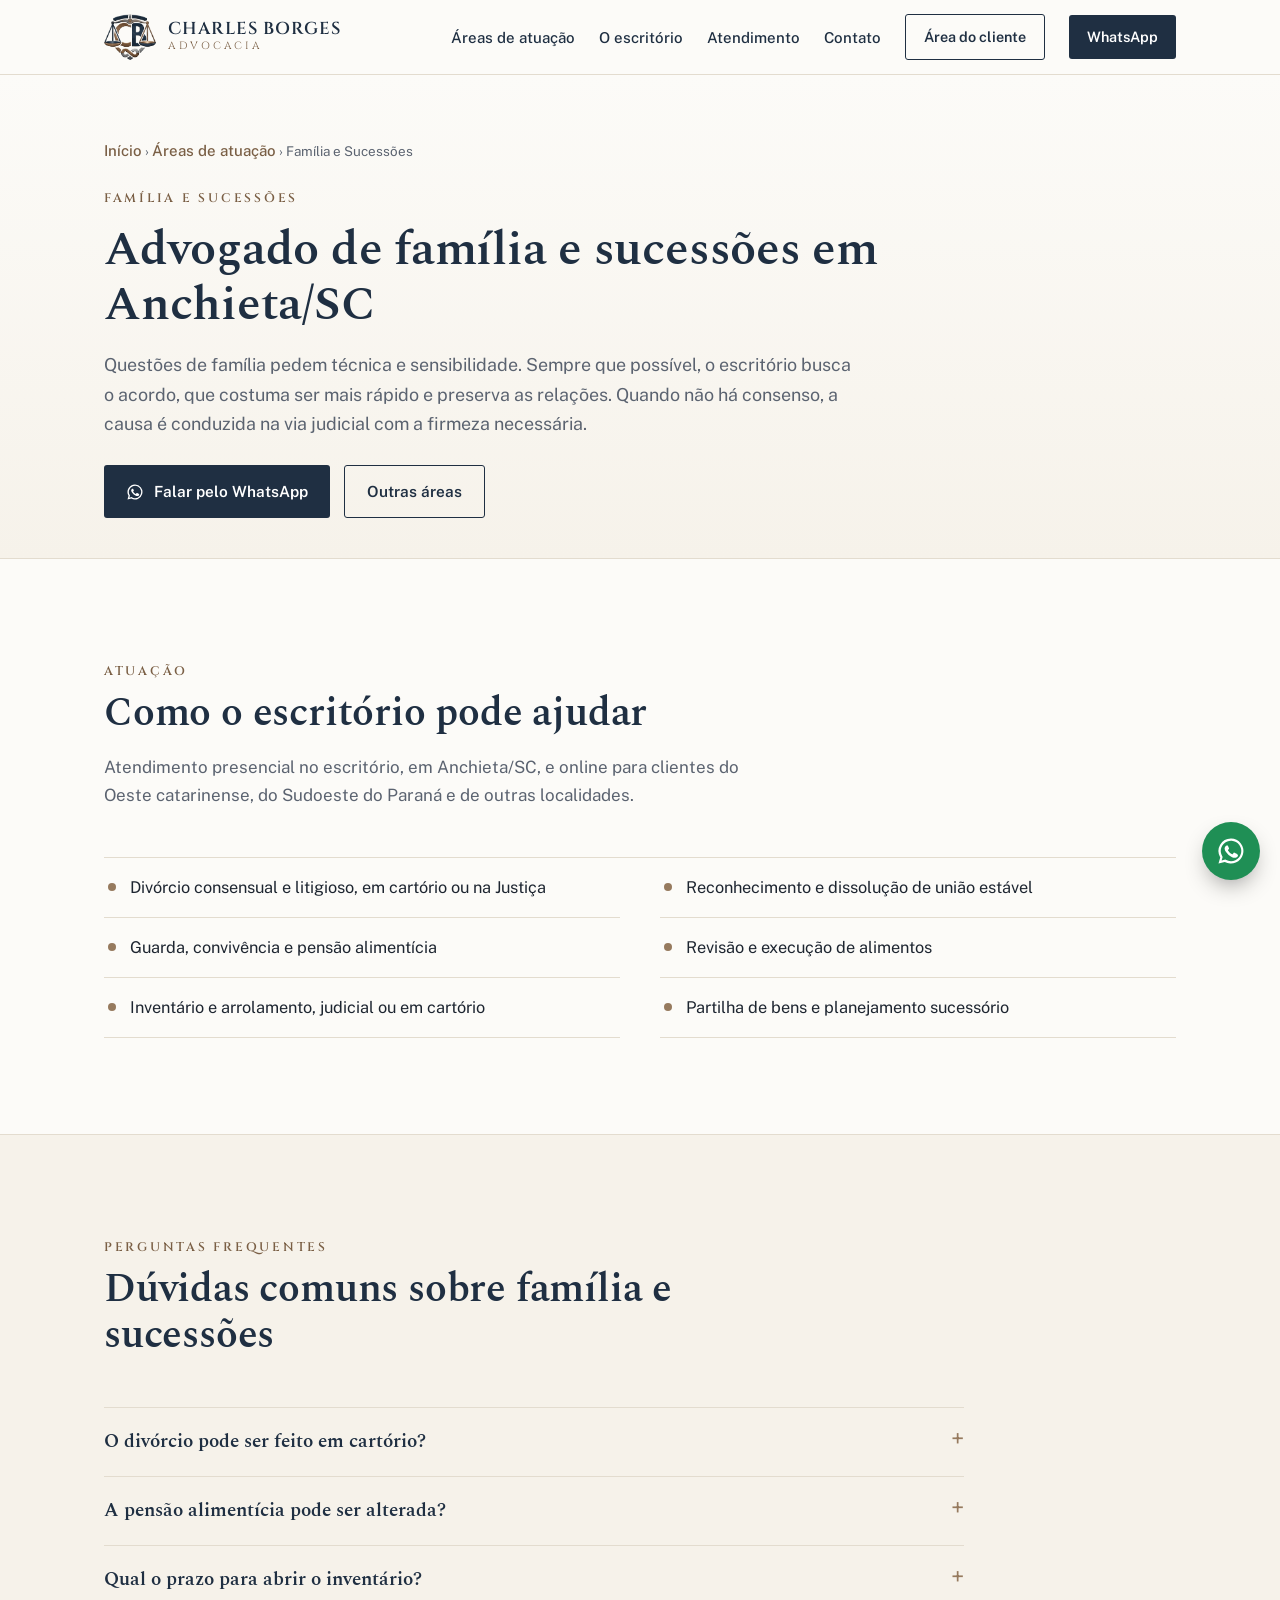
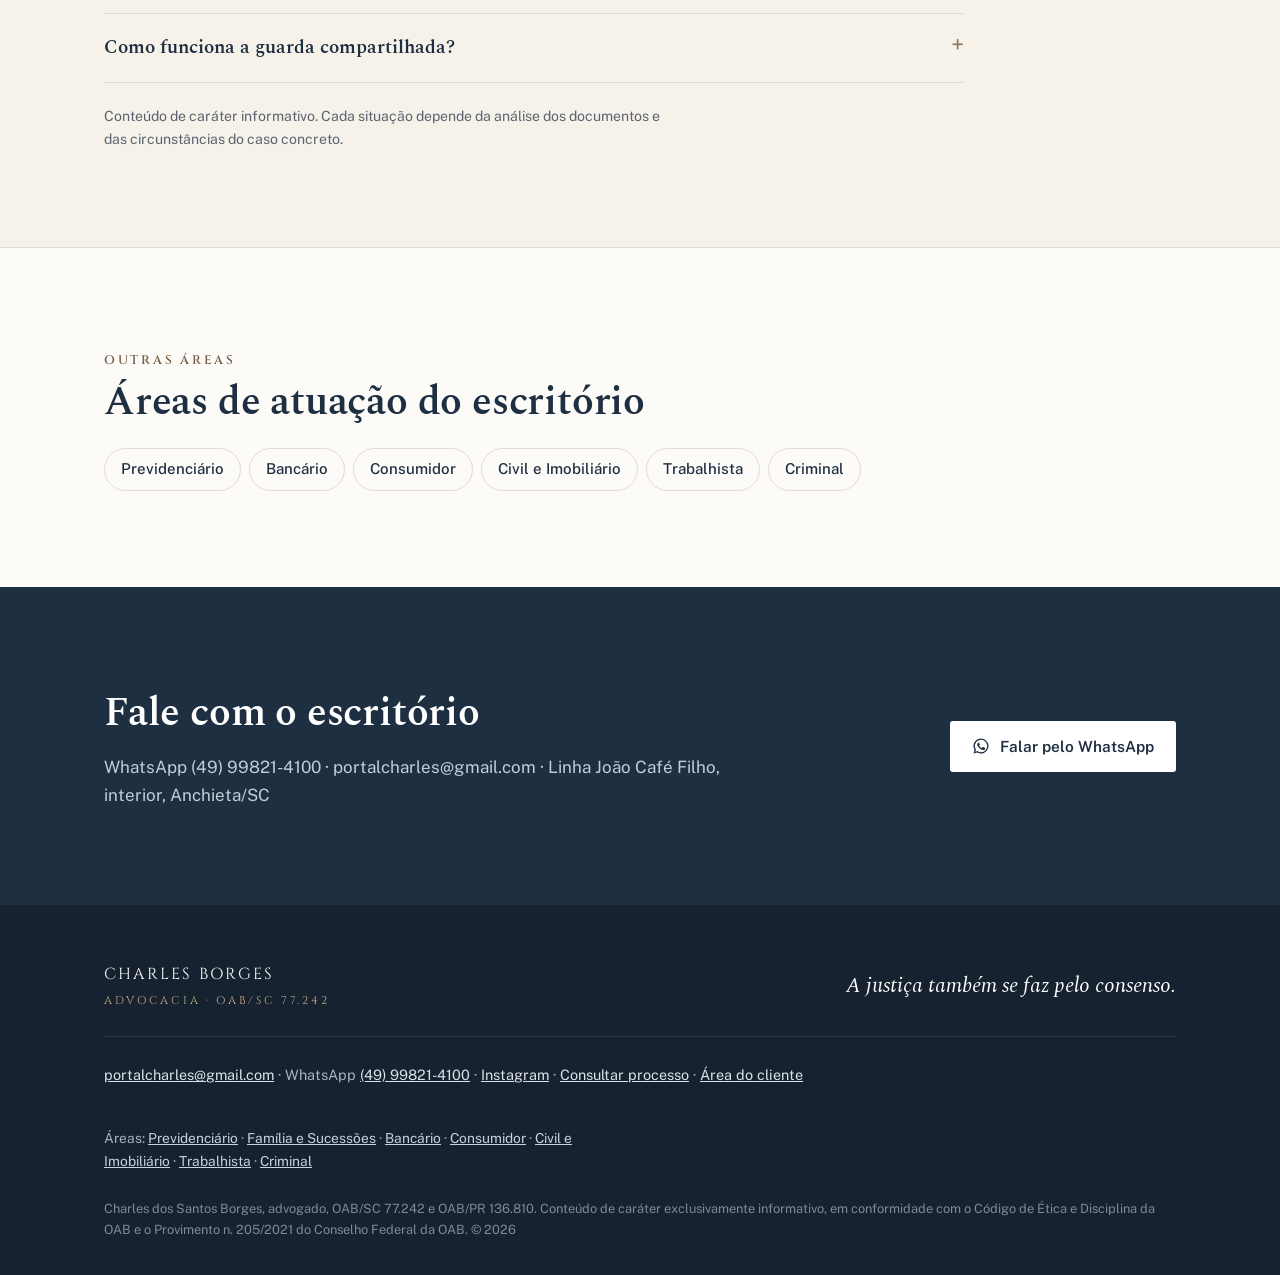
<file: advogado-familia.html>
<!DOCTYPE html>
<html lang="pt-BR">
<head>
<meta charset="utf-8">
<meta name="viewport" content="width=device-width, initial-scale=1">
<title>Advogado de família e inventário em Anchieta/SC | Charles Borges Advocacia</title>
<meta name="description" content="Divórcio, união estável, guarda, pensão alimentícia, inventário e arrolamento. Via consensual e judicial. Atendimento em Anchieta/SC e online.">
<link rel="canonical" href="https://charlesborges.adv.br/advogado-familia.html">
<link rel="icon" type="image/png" href="favicon.png">
<meta property="og:type" content="article">
<meta property="og:locale" content="pt_BR">
<meta property="og:title" content="Advogado de família e sucessões em Anchieta/SC">
<meta property="og:description" content="Divórcio, união estável, guarda, pensão alimentícia, inventário e arrolamento. Via consensual e judicial. Atendimento em Anchieta/SC e online.">
<meta property="og:url" content="https://charlesborges.adv.br/advogado-familia.html">
<meta property="og:image" content="https://charlesborges.adv.br/logo-completo.png">
<meta name="theme-color" content="#1F2F42">
<link rel="preconnect" href="https://fonts.googleapis.com">
<link rel="preconnect" href="https://fonts.gstatic.com" crossorigin>
<link href="https://fonts.googleapis.com/css2?family=Cinzel:wght@500;600&family=Public+Sans:wght@400;500;600&family=Spectral:ital,wght@0,500;0,600;1,500&display=swap" rel="stylesheet">
<script type="application/ld+json">[{"@context": "https://schema.org", "@type": "LegalService", "name": "Charles Borges Advocacia", "url": "https://charlesborges.adv.br/", "image": "https://charlesborges.adv.br/charles-borges.jpg", "telephone": "+55 49 99821-4100", "address": {"@type": "PostalAddress", "streetAddress": "Linha João Café Filho, interior", "addressLocality": "Anchieta", "addressRegion": "SC", "addressCountry": "BR"}, "areaServed": ["Anchieta", "Campo Erê", "São Miguel do Oeste", "Chapecó", "Santa Catarina", "Paraná"], "knowsAbout": ["Divórcio consensual e litigioso, em cartório ou na Justiça", "Reconhecimento e dissolução de união estável", "Guarda, convivência e pensão alimentícia", "Revisão e execução de alimentos", "Inventário e arrolamento, judicial ou em cartório", "Partilha de bens e planejamento sucessório"]}, {"@context": "https://schema.org", "@type": "FAQPage", "mainEntity": [{"@type": "Question", "name": "O divórcio pode ser feito em cartório?", "acceptedAnswer": {"@type": "Answer", "text": "Em muitos casos de consenso, sim, por escritura pública e com assistência de advogado. Quando há filhos menores ou incapazes, é preciso verificar se as questões de guarda e alimentos já estão resolvidas para definir o caminho adequado."}}, {"@type": "Question", "name": "A pensão alimentícia pode ser alterada?", "acceptedAnswer": {"@type": "Answer", "text": "Sim. Se houver mudança na situação financeira de quem paga ou na necessidade de quem recebe, o valor pode ser revisto, para mais ou para menos, por acordo ou ação judicial."}}, {"@type": "Question", "name": "Qual o prazo para abrir o inventário?", "acceptedAnswer": {"@type": "Answer", "text": "A lei processual prevê a abertura do inventário em até dois meses do falecimento. O atraso pode gerar multa sobre o imposto de transmissão, conforme a legislação de cada estado."}}, {"@type": "Question", "name": "Como funciona a guarda compartilhada?", "acceptedAnswer": {"@type": "Answer", "text": "A guarda compartilhada é a regra quando ambos os pais estão aptos. Os dois participam das decisões sobre a vida do filho, e a convivência é organizada conforme o interesse da criança."}}]}, {"@context": "https://schema.org", "@type": "BreadcrumbList", "itemListElement": [{"@type": "ListItem", "position": 1, "name": "Início", "item": "https://charlesborges.adv.br/"}, {"@type": "ListItem", "position": 2, "name": "Família e Sucessões", "item": "https://charlesborges.adv.br/advogado-familia.html"}]}]</script>
<style>
:root{
  --navy:#1F2F42;
  --navy-deep:#16222F;
  --bronze:#967A5E;
  --bronze-ink:#7A5F45;
  --steel:#8A8C90;
  --ivory:#F6F2EA;
  --paper:#FCFBF8;
  --line:#E3DCCF;
  --ink:#1D2530;
  --muted:#5B6370;
  --serif:"Spectral",Georgia,serif;
  --caps:"Cinzel","Spectral",Georgia,serif;
  --sans:"Public Sans",system-ui,-apple-system,"Segoe UI",sans-serif;
  --wrap:1120px;
}
*{box-sizing:border-box;margin:0;padding:0}
html{scroll-behavior:smooth;-webkit-text-size-adjust:100%}
body{font-family:var(--sans);font-size:17px;line-height:1.65;color:var(--ink);background:var(--paper)}
img{display:block;max-width:100%;height:auto}
a{color:inherit}
.wrap{max-width:var(--wrap);margin:0 auto;padding:0 24px}
.kicker{font-family:var(--caps);font-size:.78rem;letter-spacing:.22em;text-transform:uppercase;color:var(--bronze-ink);font-weight:600}
h1,h2,h3{font-family:var(--serif);font-weight:600;color:var(--navy);line-height:1.15;letter-spacing:-.005em}
h2{font-size:clamp(1.8rem,3.4vw,2.5rem);margin:.5rem 0 1rem}
h3{font-size:1.28rem;margin-bottom:.45rem}
p{max-width:64ch}
section{scroll-margin-top:84px}

/* header */
.top{position:sticky;top:0;z-index:20;background:rgba(252,251,248,.94);backdrop-filter:blur(8px);-webkit-backdrop-filter:blur(8px);border-bottom:1px solid var(--line)}
.top .wrap{display:flex;align-items:center;justify-content:space-between;height:74px;gap:16px}
.brand{display:flex;align-items:center;gap:12px;text-decoration:none}
.brand img{width:52px}
.brand b{display:block;font-family:var(--caps);font-weight:600;font-size:1.08rem;color:var(--navy);letter-spacing:.06em;line-height:1.1}
.brand small{display:block;font-family:var(--caps);font-size:.66rem;letter-spacing:.26em;color:var(--bronze-ink)}
nav ul{display:flex;list-style:none;gap:24px;align-items:center}
nav a{text-decoration:none;font-size:.94rem;font-weight:500;color:var(--navy)}
nav a:hover{color:var(--bronze-ink)}
.btn{display:inline-flex;align-items:center;gap:10px;text-decoration:none;font-weight:600;font-size:.96rem;padding:13px 22px;border-radius:3px;transition:background .2s,color .2s,border-color .2s}
.btn svg{width:18px;height:18px;flex:none}
.btn-primary{background:var(--navy);color:#fff}
.btn-primary:hover{background:var(--bronze-ink)}
.btn-ghost{border:1px solid var(--navy);color:var(--navy)}
.btn-ghost:hover{background:var(--navy);color:#fff}
nav .btn{padding:10px 18px;font-size:.9rem}
.menu-toggle{display:none;background:none;border:0;padding:8px;cursor:pointer;color:var(--navy)}
.menu-toggle svg{width:28px;height:28px}

/* hero */
.hero{background:linear-gradient(180deg,var(--ivory),#EEE8DC);overflow:hidden;border-bottom:1px solid var(--line)}
.hero .wrap{display:grid;grid-template-columns:1.15fr .85fr;align-items:end;gap:40px;min-height:600px}
.hero-text{padding:84px 0 96px}
.hero h1{font-size:clamp(2.3rem,5vw,3.7rem);margin:18px 0 22px}
.hero h1 em{font-style:italic;font-weight:500;color:var(--bronze-ink)}
.hero p{font-size:1.1rem;color:var(--muted);margin-bottom:34px}
.cta{display:flex;flex-wrap:wrap;gap:14px}
.hero-photo{position:relative;align-self:end;justify-self:center;width:100%;max-width:400px}
.hero-photo::before{content:"";position:absolute;left:8%;right:8%;bottom:0;top:12%;background:var(--navy);border-radius:200px 200px 0 0;opacity:.08}
.hero-photo img{position:relative;width:100%;border-radius:200px 200px 0 0;box-shadow:0 30px 60px -30px rgba(31,47,66,.45)}
.creds{display:flex;flex-wrap:wrap;gap:8px 26px;margin-top:40px;padding-top:22px;border-top:1px solid var(--line);font-size:.88rem;color:var(--muted)}
.creds span b{color:var(--navy);font-weight:600}

/* areas */
.block{padding:96px 0}
.intro{max-width:720px;margin-bottom:48px}
.intro p{color:var(--muted)}
.grid{display:grid;grid-template-columns:repeat(auto-fill,minmax(300px,1fr));gap:1px;background:var(--line);border:1px solid var(--line)}
.card{background:var(--paper);padding:32px 30px 34px;transition:background .2s}
.card:hover{background:#fff}
.card .num{font-family:var(--caps);font-size:.8rem;color:var(--bronze);letter-spacing:.14em;display:block;margin-bottom:14px}
.card p{font-size:.97rem;color:var(--muted)}
.card-cta{grid-column:span 2;background:var(--navy);text-decoration:none;display:flex;flex-direction:column;justify-content:center}
.card-cta:hover{background:var(--navy-deep)}
.card-cta h3{color:#fff}.card-cta p{color:#C3CCD7}.card-cta .num{color:#C9AE8E}
.card-cta .arrow{margin-top:16px;color:#fff;font-weight:600;font-size:.95rem}
@media (max-width:1000px){.card-cta{grid-column:auto}}

/* sobre */
.about{background:var(--navy);color:#DCE2EA}
.about .wrap{display:grid;grid-template-columns:.8fr 1.2fr;gap:64px;align-items:center}
.about h2{color:#fff}
.about .kicker{color:#C9AE8E}
.about p{margin-bottom:16px}
.about-mark{background:var(--ivory);border-radius:4px;padding:44px;display:flex;justify-content:center}
.about-mark img{width:100%;max-width:300px}
.quote{font-family:var(--serif);font-style:italic;font-size:1.35rem;color:#fff;border-left:2px solid var(--bronze);padding-left:20px;margin:26px 0 10px}

/* atuação territorial */
.split{display:grid;grid-template-columns:1fr 1fr;gap:56px}
.list{list-style:none;border-top:1px solid var(--line)}
.list li{display:flex;justify-content:space-between;gap:16px;padding:15px 0;border-bottom:1px solid var(--line)}
.list li span:first-child{font-family:var(--serif);font-size:1.15rem;color:var(--navy);font-weight:500}
.list li span:last-child{color:var(--muted);font-size:.92rem;text-align:right}

/* passos */
.steps{background:var(--ivory);border-top:1px solid var(--line);border-bottom:1px solid var(--line)}
.steps ol{list-style:none;display:grid;grid-template-columns:repeat(3,1fr);gap:40px;counter-reset:s}
.steps li{counter-increment:s;position:relative;padding-top:58px}
.steps li::before{content:counter(s,decimal-leading-zero);position:absolute;top:0;left:0;font-family:var(--caps);font-size:2rem;color:var(--bronze);line-height:1}
.steps li p{color:var(--muted);font-size:.97rem}

/* contato */
.contact .wrap{display:grid;grid-template-columns:1fr 1fr;gap:56px;align-items:start}
.channels{display:grid;gap:14px}
.channel{display:flex;gap:18px;align-items:center;padding:20px 22px;border:1px solid var(--line);border-radius:4px;text-decoration:none;background:#fff;transition:border-color .2s,transform .2s}
a.channel:hover{border-color:var(--bronze);transform:translateY(-1px)}
.channel .ic{width:46px;height:46px;border-radius:50%;background:var(--ivory);display:grid;place-items:center;flex:none;color:var(--navy)}
.channel .ic svg{width:22px;height:22px}
.channel small{display:block;font-size:.78rem;letter-spacing:.12em;text-transform:uppercase;color:var(--bronze-ink);font-weight:600}
.channel strong{font-weight:500;color:var(--navy);font-size:1.02rem;word-break:break-word}

/* footer */
footer{background:var(--navy-deep);color:#A9B3C0;padding:56px 0 34px;font-size:.9rem}
footer .wrap{display:grid;gap:26px}
.foot-top{display:flex;justify-content:space-between;align-items:center;gap:24px;flex-wrap:wrap;padding-bottom:26px;border-bottom:1px solid rgba(255,255,255,.1)}
.foot-top .motto{font-family:var(--serif);font-style:italic;font-size:1.3rem;color:#fff}
.foot-top .brandline{font-family:var(--caps);letter-spacing:.14em;color:#fff;font-size:1rem}
.foot-top .brandline small{display:block;color:#C9AE8E;font-size:.7rem;letter-spacing:.24em;margin-top:4px}
footer a{color:#DCE2EA}
.legal{font-size:.8rem;color:#7F8A98;max-width:none}

/* whatsapp flutuante */
.wa-float{position:fixed;right:20px;bottom:20px;z-index:30;width:58px;height:58px;border-radius:50%;background:#1F8F55;color:#fff;display:grid;place-items:center;box-shadow:0 10px 24px -8px rgba(0,0,0,.45);transition:transform .2s}
.wa-float:hover{transform:scale(1.06)}
.wa-float svg{width:30px;height:30px}

:focus-visible{outline:2px solid var(--bronze);outline-offset:3px}

@media (max-width:900px){
  .hero .wrap,.about .wrap,.split,.contact .wrap{grid-template-columns:1fr}
  .hero .wrap{min-height:0;gap:0}
  .hero-text{padding:56px 0 40px}
  .hero-photo{max-width:320px}
  .about .wrap{gap:40px}
  .about-mark{order:2;padding:32px}
  .steps ol{grid-template-columns:1fr;gap:30px}
  .block{padding:72px 0}
  .menu-toggle{display:block}
  nav ul{display:none;position:absolute;top:74px;left:0;right:0;flex-direction:column;align-items:stretch;gap:0;background:var(--paper);border-bottom:1px solid var(--line);padding:8px 24px 20px}
  nav ul.open{display:flex}
  nav li a{display:block;padding:12px 0;border-bottom:1px solid var(--line)}
  nav li .btn{border:1px solid var(--navy);margin-top:12px;justify-content:center}
}
@media (max-width:520px){
  body{font-size:16px}
  .wrap{padding:0 18px}
  .brand img{width:44px}
  .brand b{font-size:.96rem}
  .cta .btn{width:100%;justify-content:center}
  .list li{flex-direction:column;gap:2px}
  .list li span:last-child{text-align:left}
  .card{padding:26px 22px}
}
@media (prefers-reduced-motion:reduce){html{scroll-behavior:auto}*{transition:none!important}}

.page-hero{padding:64px 0 40px;border-bottom:1px solid var(--line);background:linear-gradient(180deg,var(--paper),var(--ivory))}
.crumbs{font-size:.84rem;color:var(--muted);margin-bottom:18px}
.crumbs a{color:var(--bronze-ink);text-decoration:none}
.page-hero h1{font-size:clamp(2rem,4.4vw,3rem);margin:12px 0 18px;max-width:820px}
.page-hero p.lead{font-size:1.12rem;color:var(--muted);max-width:760px;margin-bottom:26px}
.servicos{list-style:none;display:grid;grid-template-columns:repeat(2,minmax(0,1fr));gap:0 40px;border-top:1px solid var(--line)}
.servicos li{padding:16px 0 16px 26px;border-bottom:1px solid var(--line);position:relative;font-size:1.02rem}
.servicos li::before{content:"";position:absolute;left:4px;top:25px;width:8px;height:8px;border-radius:50%;background:var(--bronze)}
.faq{max-width:860px}
.faq details{border-bottom:1px solid var(--line);padding:18px 0}
.faq details:first-of-type{border-top:1px solid var(--line)}
.faq summary{cursor:pointer;font-family:var(--serif);font-size:1.2rem;font-weight:600;color:var(--navy);list-style:none;display:flex;justify-content:space-between;gap:16px}
.faq summary::-webkit-details-marker{display:none}
.faq summary::after{content:"+";font-family:var(--sans);color:var(--bronze);font-weight:400;font-size:1.5rem;line-height:1}
.faq details[open] summary::after{content:"–"}
.faq details p{margin-top:10px;color:var(--muted);max-width:780px}
.aviso-info{margin-top:22px;font-size:.88rem;color:var(--muted)}
.outras{display:flex;flex-wrap:wrap;gap:8px}
.outras a{border:1px solid var(--line);background:var(--paper);border-radius:999px;padding:8px 16px;text-decoration:none;color:var(--navy);font-weight:500}
.outras a:hover{border-color:var(--bronze)}
.cta-final{background:var(--navy);color:#C3CCD7}
.cta-final h2{color:#fff}
.cta-final .btn-primary{background:#fff;color:var(--navy);border-color:#fff}
.cta-final .btn-primary:hover{background:var(--ivory)}
.cta-final .wrap{display:flex;justify-content:space-between;align-items:center;gap:24px;flex-wrap:wrap}
.foot-areas{margin-top:14px;font-size:.86rem}
.foot-areas a{color:#C9D2DD}
@media (max-width:760px){.servicos{grid-template-columns:minmax(0,1fr)}.page-hero{padding:44px 0 30px}}
</style>
</head>
<body>

<header class="top">
  <div class="wrap">
    <a class="brand" href="./" aria-label="Charles Borges Advocacia, início">
      <img src="emblema.png" alt="" width="52" height="46">
      <span><b>CHARLES BORGES</b><small>ADVOCACIA</small></span>
    </a>
    <nav aria-label="Principal">
      <button class="menu-toggle" aria-label="Abrir menu" aria-expanded="false" aria-controls="menu">
        <svg viewBox="0 0 24 24" fill="none" stroke="currentColor" stroke-width="1.8"><path d="M3 7h18M3 12h18M3 17h18"/></svg>
      </button>
      <ul id="menu">
        <li><a href="./#atuacao">Áreas de atuação</a></li>
        <li><a href="./#sobre">O escritório</a></li>
        <li><a href="./#atendimento">Atendimento</a></li>
        <li><a href="./#contato">Contato</a></li>
        <li><a class="btn btn-ghost" href="cliente.html">Área do cliente</a></li>
        <li><a class="btn btn-primary" href="https://wa.me/5549998214100" target="_blank" rel="noopener">WhatsApp</a></li>
      </ul>
    </nav>
  </div>
</header>

<main>
<section class="page-hero">
  <div class="wrap">
    <nav class="crumbs" aria-label="Você está em"><a href="./">Início</a> › <a href="./#atuacao">Áreas de atuação</a> › Família e Sucessões</nav>
    <span class="kicker">Família e Sucessões</span>
    <h1>Advogado de família e sucessões em Anchieta/SC</h1>
    <p class="lead">Questões de família pedem técnica e sensibilidade. Sempre que possível, o escritório busca o acordo, que costuma ser mais rápido e preserva as relações. Quando não há consenso, a causa é conduzida na via judicial com a firmeza necessária.</p>
    <div class="cta"><a class="btn btn-primary" href="https://wa.me/5549998214100" target="_blank" rel="noopener"><svg viewBox="0 0 24 24" fill="currentColor" aria-hidden="true"><path d="M12 2a10 10 0 0 0-8.6 15.1L2 22l5-1.3A10 10 0 1 0 12 2Zm0 18.2a8.2 8.2 0 0 1-4.2-1.2l-.3-.2-3 .8.8-2.9-.2-.3A8.2 8.2 0 1 1 12 20.2Zm4.5-6.1c-.2-.1-1.5-.7-1.7-.8-.2-.1-.4-.1-.6.1l-.8 1c-.1.2-.3.2-.5.1a6.7 6.7 0 0 1-3.3-2.9c-.3-.4.3-.4.8-1.4.1-.2 0-.3 0-.4l-.8-1.8c-.2-.5-.4-.4-.6-.4h-.5a1 1 0 0 0-.7.3 3 3 0 0 0-.9 2.2 5.1 5.1 0 0 0 1.1 2.7 11.7 11.7 0 0 0 4.5 4c1.7.7 2.3.8 3.2.6.5-.1 1.5-.6 1.7-1.2.2-.6.2-1.1.2-1.2-.1-.1-.3-.2-.5-.3Z"/></svg> Falar pelo WhatsApp</a>
      <a class="btn btn-ghost" href="./#atuacao">Outras áreas</a></div>
  </div>
</section>

<section class="block">
  <div class="wrap">
    <div class="intro"><span class="kicker">Atuação</span><h2>Como o escritório pode ajudar</h2>
      <p>Atendimento presencial no escritório, em Anchieta/SC, e online para clientes do Oeste catarinense, do Sudoeste do Paraná e de outras localidades.</p></div>
    <ul class="servicos"><li>Divórcio consensual e litigioso, em cartório ou na Justiça</li><li>Reconhecimento e dissolução de união estável</li><li>Guarda, convivência e pensão alimentícia</li><li>Revisão e execução de alimentos</li><li>Inventário e arrolamento, judicial ou em cartório</li><li>Partilha de bens e planejamento sucessório</li></ul>
  </div>
</section>

<section class="block steps">
  <div class="wrap">
    <div class="intro"><span class="kicker">Perguntas frequentes</span><h2>Dúvidas comuns sobre família e sucessões</h2></div>
    <div class="faq">
      <details><summary>O divórcio pode ser feito em cartório?</summary><p>Em muitos casos de consenso, sim, por escritura pública e com assistência de advogado. Quando há filhos menores ou incapazes, é preciso verificar se as questões de guarda e alimentos já estão resolvidas para definir o caminho adequado.</p></details><details><summary>A pensão alimentícia pode ser alterada?</summary><p>Sim. Se houver mudança na situação financeira de quem paga ou na necessidade de quem recebe, o valor pode ser revisto, para mais ou para menos, por acordo ou ação judicial.</p></details><details><summary>Qual o prazo para abrir o inventário?</summary><p>A lei processual prevê a abertura do inventário em até dois meses do falecimento. O atraso pode gerar multa sobre o imposto de transmissão, conforme a legislação de cada estado.</p></details><details><summary>Como funciona a guarda compartilhada?</summary><p>A guarda compartilhada é a regra quando ambos os pais estão aptos. Os dois participam das decisões sobre a vida do filho, e a convivência é organizada conforme o interesse da criança.</p></details>
      <p class="aviso-info">Conteúdo de caráter informativo. Cada situação depende da análise dos documentos e das circunstâncias do caso concreto.</p>
    </div>
  </div>
</section>

<section class="block">
  <div class="wrap">
    <div class="intro" style="margin-bottom:22px"><span class="kicker">Outras áreas</span><h2>Áreas de atuação do escritório</h2></div>
    <nav class="outras" aria-label="Outras áreas"><a href="advogado-previdenciario.html">Previdenciário</a><a href="advogado-bancario.html">Bancário</a><a href="advogado-consumidor.html">Consumidor</a><a href="advogado-civil-imobiliario.html">Civil e Imobiliário</a><a href="advogado-trabalhista.html">Trabalhista</a><a href="advogado-criminal.html">Criminal</a></nav>
  </div>
</section>

<section class="block cta-final">
  <div class="wrap">
    <div><h2>Fale com o escritório</h2><p>WhatsApp (49) 99821-4100 · portalcharles@gmail.com · Linha João Café Filho, interior, Anchieta/SC</p></div>
    <a class="btn btn-primary" href="https://wa.me/5549998214100" target="_blank" rel="noopener"><svg viewBox="0 0 24 24" fill="currentColor" aria-hidden="true"><path d="M12 2a10 10 0 0 0-8.6 15.1L2 22l5-1.3A10 10 0 1 0 12 2Zm0 18.2a8.2 8.2 0 0 1-4.2-1.2l-.3-.2-3 .8.8-2.9-.2-.3A8.2 8.2 0 1 1 12 20.2Zm4.5-6.1c-.2-.1-1.5-.7-1.7-.8-.2-.1-.4-.1-.6.1l-.8 1c-.1.2-.3.2-.5.1a6.7 6.7 0 0 1-3.3-2.9c-.3-.4.3-.4.8-1.4.1-.2 0-.3 0-.4l-.8-1.8c-.2-.5-.4-.4-.6-.4h-.5a1 1 0 0 0-.7.3 3 3 0 0 0-.9 2.2 5.1 5.1 0 0 0 1.1 2.7 11.7 11.7 0 0 0 4.5 4c1.7.7 2.3.8 3.2.6.5-.1 1.5-.6 1.7-1.2.2-.6.2-1.1.2-1.2-.1-.1-.3-.2-.5-.3Z"/></svg> Falar pelo WhatsApp</a>
  </div>
</section>
</main>

<footer>
  <div class="wrap">
    <div class="foot-top">
      <div class="brandline">CHARLES BORGES<small>ADVOCACIA · OAB/SC 77.242</small></div>
      <div class="motto">A justiça também se faz pelo consenso.</div>
    </div>
    <div>
      <a href="mailto:portalcharles@gmail.com">portalcharles@gmail.com</a> · WhatsApp <a href="https://wa.me/5549998214100" target="_blank" rel="noopener">(49) 99821-4100</a> · <a href="https://www.instagram.com/advcharlesborges/" target="_blank" rel="noopener">Instagram</a> · <a href="./#consultar">Consultar processo</a> · <a href="cliente.html">Área do cliente</a>
    </div>
    <p class="foot-areas">Áreas: <a href="advogado-previdenciario.html">Previdenciário</a> · <a href="advogado-familia.html">Família e Sucessões</a> · <a href="advogado-bancario.html">Bancário</a> · <a href="advogado-consumidor.html">Consumidor</a> · <a href="advogado-civil-imobiliario.html">Civil e Imobiliário</a> · <a href="advogado-trabalhista.html">Trabalhista</a> · <a href="advogado-criminal.html">Criminal</a></p>
    <p class="legal">Charles dos Santos Borges, advogado, OAB/SC 77.242 e OAB/PR 136.810. Conteúdo de caráter exclusivamente informativo, em conformidade com o Código de Ética e Disciplina da OAB e o Provimento n. 205/2021 do Conselho Federal da OAB. © <span id="ano">2026</span></p>
  </div>
</footer>

<a class="wa-float" href="https://wa.me/5549998214100" target="_blank" rel="noopener" aria-label="Conversar pelo WhatsApp">
  <svg viewBox="0 0 24 24" fill="currentColor" aria-hidden="true"><path d="M12 2a10 10 0 0 0-8.6 15.1L2 22l5-1.3A10 10 0 1 0 12 2Zm0 18.2a8.2 8.2 0 0 1-4.2-1.2l-.3-.2-3 .8.8-2.9-.2-.3A8.2 8.2 0 1 1 12 20.2Zm4.5-6.1c-.2-.1-1.5-.7-1.7-.8-.2-.1-.4-.1-.6.1l-.8 1c-.1.2-.3.2-.5.1a6.7 6.7 0 0 1-3.3-2.9c-.3-.4.3-.4.8-1.4.1-.2 0-.3 0-.4l-.8-1.8c-.2-.5-.4-.4-.6-.4h-.5a1 1 0 0 0-.7.3 3 3 0 0 0-.9 2.2 5.1 5.1 0 0 0 1.1 2.7 11.7 11.7 0 0 0 4.5 4c1.7.7 2.3.8 3.2.6.5-.1 1.5-.6 1.7-1.2.2-.6.2-1.1.2-1.2-.1-.1-.3-.2-.5-.3Z"/></svg>
</a>

<script>
  var t=document.querySelector('.menu-toggle'),m=document.getElementById('menu');
  t.addEventListener('click',function(){var o=m.classList.toggle('open');t.setAttribute('aria-expanded',o)});
  m.querySelectorAll('a').forEach(function(a){a.addEventListener('click',function(){m.classList.remove('open');t.setAttribute('aria-expanded',false)})});
  var an=document.getElementById('ano');if(an)an.textContent=new Date().getFullYear();
</script>
</body>
</html>
</file>
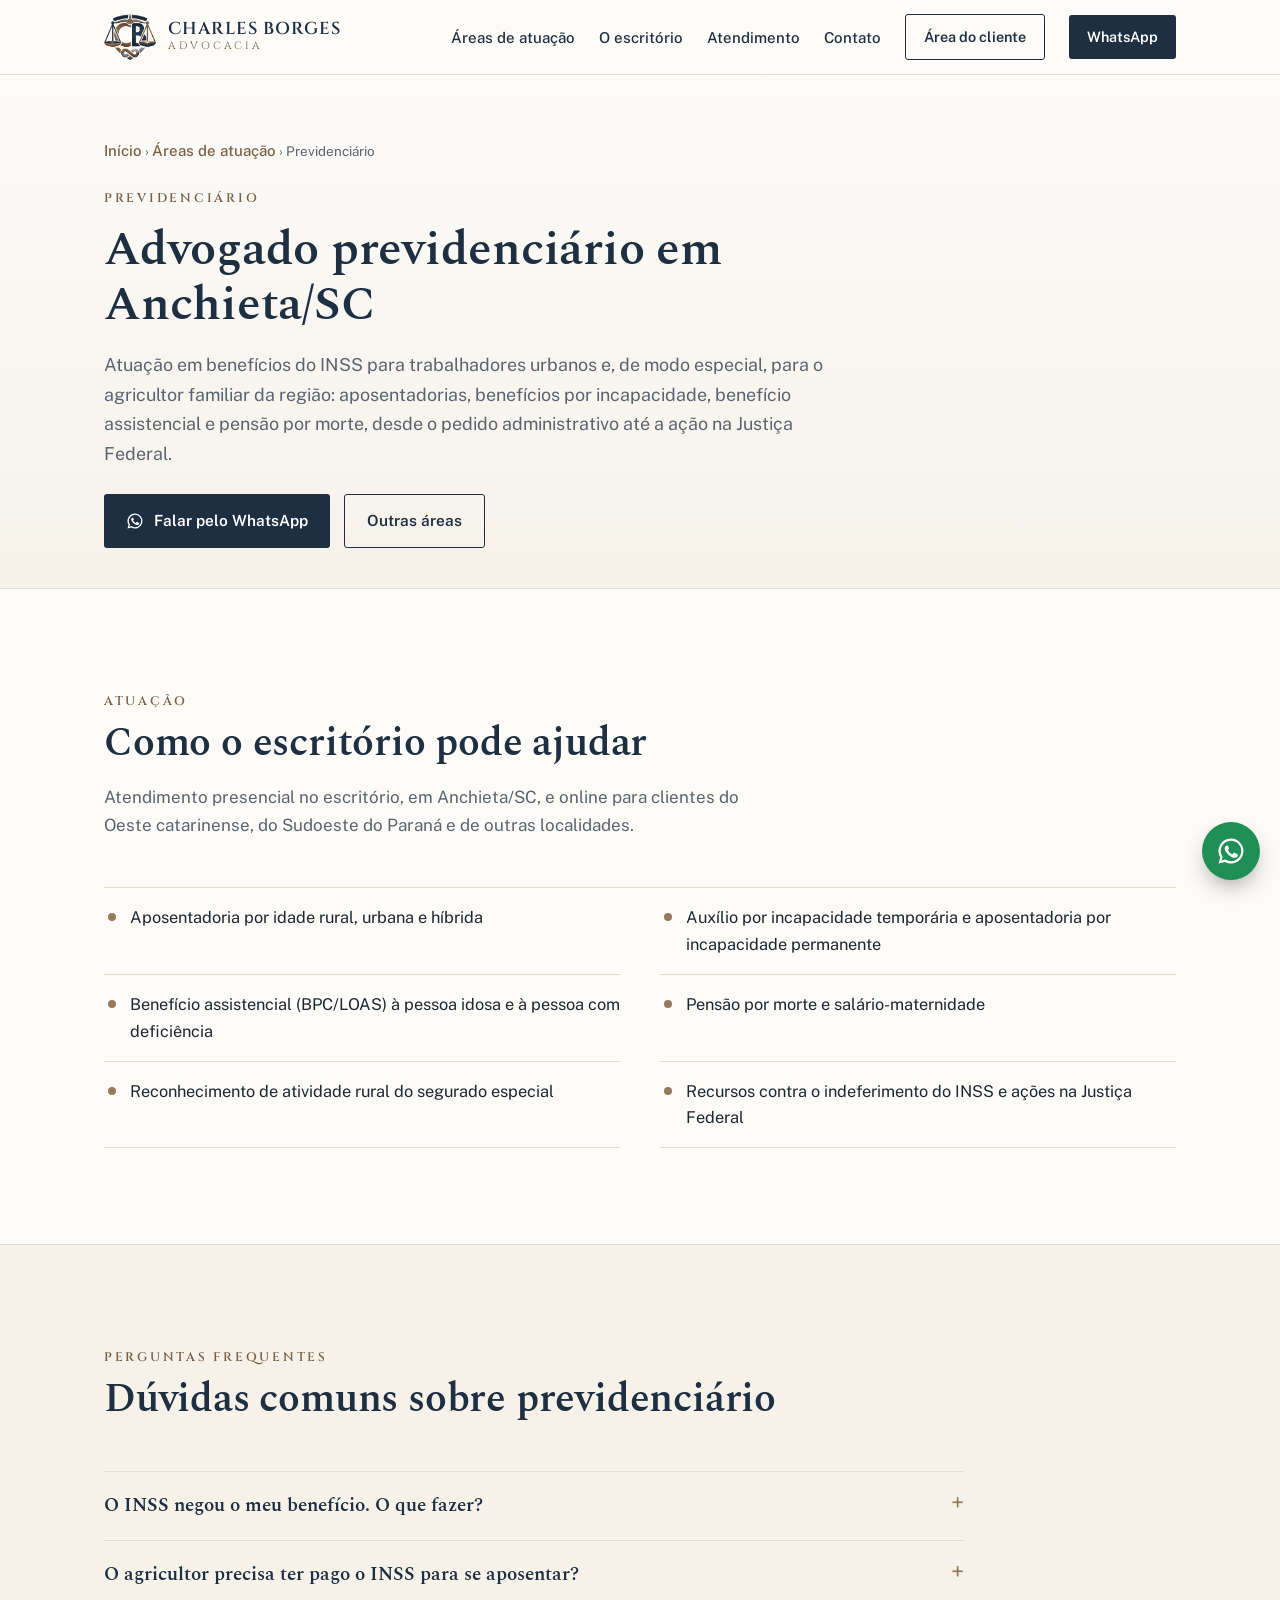
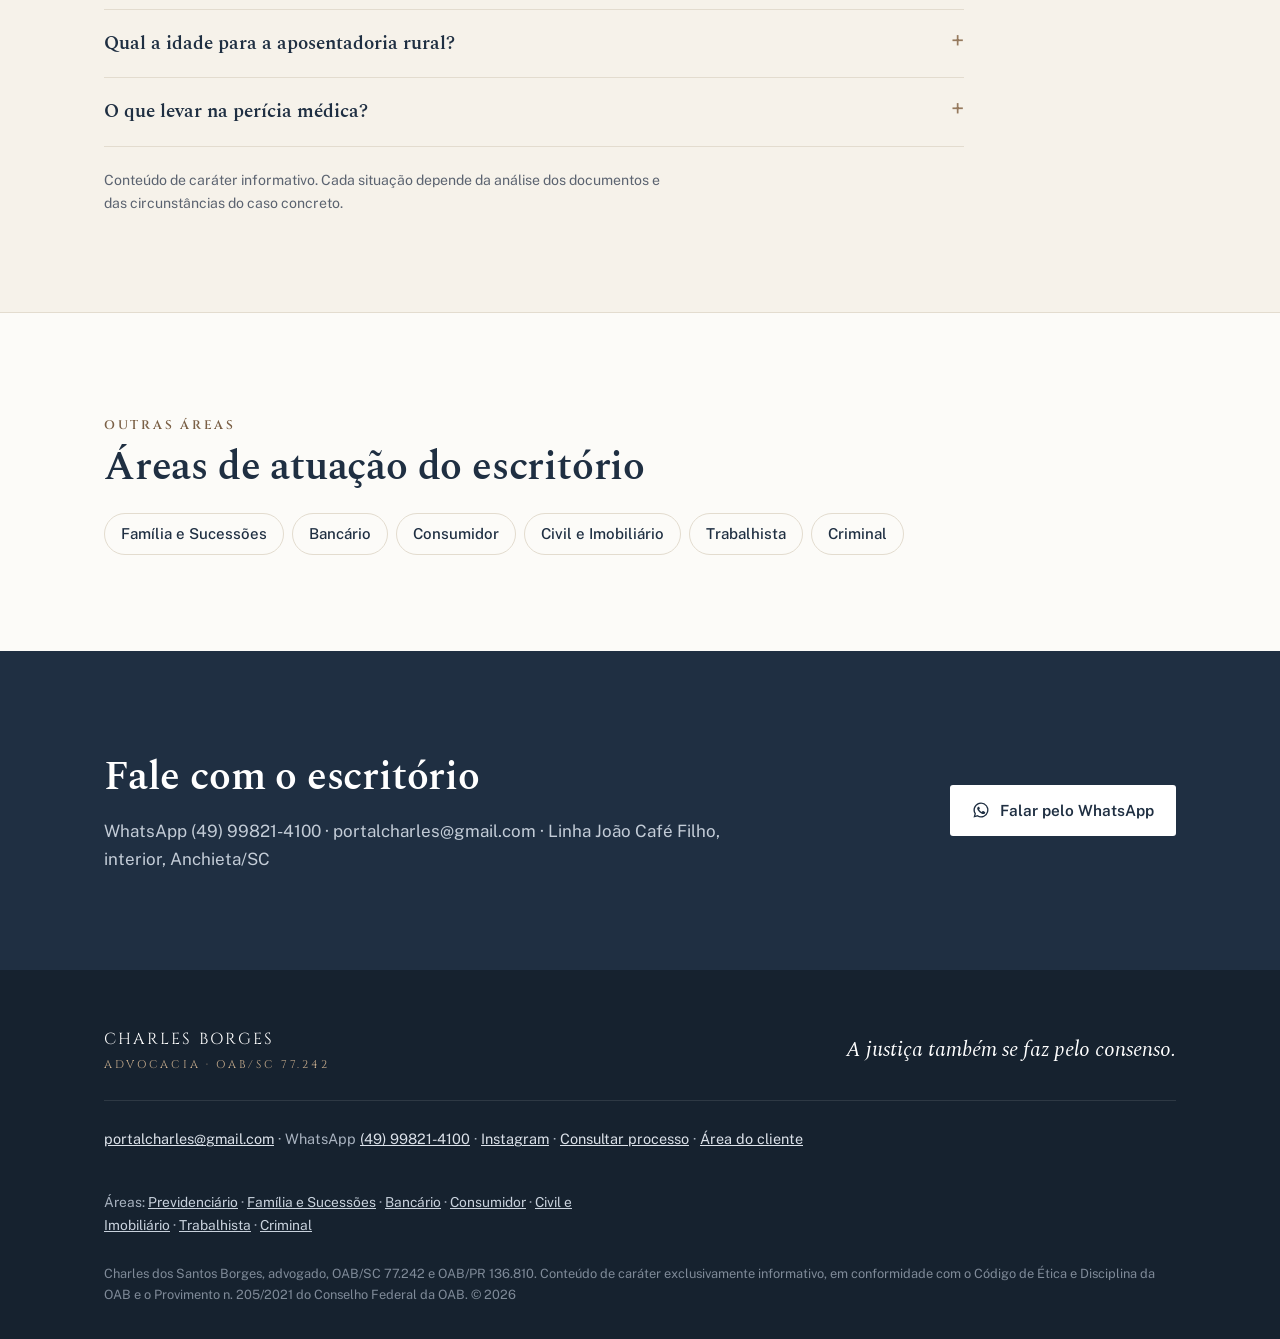
<file: advogado-previdenciario.html>
<!DOCTYPE html>
<html lang="pt-BR">
<head>
<meta charset="utf-8">
<meta name="viewport" content="width=device-width, initial-scale=1">
<title>Advogado previdenciário em Anchieta/SC | Charles Borges Advocacia</title>
<meta name="description" content="Aposentadorias, auxílio por incapacidade, BPC/LOAS e segurado especial rural. Pedido no INSS e ação na Justiça Federal. Atendimento em Anchieta/SC e online.">
<link rel="canonical" href="https://charlesborges.adv.br/advogado-previdenciario.html">
<link rel="icon" type="image/png" href="favicon.png">
<meta property="og:type" content="article">
<meta property="og:locale" content="pt_BR">
<meta property="og:title" content="Advogado previdenciário em Anchieta/SC">
<meta property="og:description" content="Aposentadorias, auxílio por incapacidade, BPC/LOAS e segurado especial rural. Pedido no INSS e ação na Justiça Federal. Atendimento em Anchieta/SC e online.">
<meta property="og:url" content="https://charlesborges.adv.br/advogado-previdenciario.html">
<meta property="og:image" content="https://charlesborges.adv.br/logo-completo.png">
<meta name="theme-color" content="#1F2F42">
<link rel="preconnect" href="https://fonts.googleapis.com">
<link rel="preconnect" href="https://fonts.gstatic.com" crossorigin>
<link href="https://fonts.googleapis.com/css2?family=Cinzel:wght@500;600&family=Public+Sans:wght@400;500;600&family=Spectral:ital,wght@0,500;0,600;1,500&display=swap" rel="stylesheet">
<script type="application/ld+json">[{"@context": "https://schema.org", "@type": "LegalService", "name": "Charles Borges Advocacia", "url": "https://charlesborges.adv.br/", "image": "https://charlesborges.adv.br/charles-borges.jpg", "telephone": "+55 49 99821-4100", "address": {"@type": "PostalAddress", "streetAddress": "Linha João Café Filho, interior", "addressLocality": "Anchieta", "addressRegion": "SC", "addressCountry": "BR"}, "areaServed": ["Anchieta", "Campo Erê", "São Miguel do Oeste", "Chapecó", "Santa Catarina", "Paraná"], "knowsAbout": ["Aposentadoria por idade rural, urbana e híbrida", "Auxílio por incapacidade temporária e aposentadoria por incapacidade permanente", "Benefício assistencial (BPC/LOAS) à pessoa idosa e à pessoa com deficiência", "Pensão por morte e salário-maternidade", "Reconhecimento de atividade rural do segurado especial", "Recursos contra o indeferimento do INSS e ações na Justiça Federal"]}, {"@context": "https://schema.org", "@type": "FAQPage", "mainEntity": [{"@type": "Question", "name": "O INSS negou o meu benefício. O que fazer?", "acceptedAnswer": {"@type": "Answer", "text": "A negativa pode ser contestada por recurso administrativo ou por ação judicial. O primeiro passo é examinar a carta de indeferimento e os documentos apresentados, porque muitas negativas decorrem de falta de prova que pode ser suprida."}}, {"@type": "Question", "name": "O agricultor precisa ter pago o INSS para se aposentar?", "acceptedAnswer": {"@type": "Answer", "text": "O segurado especial, que trabalha em regime de economia familiar, em regra comprova o tempo de atividade rural com documentos, como notas de produtor, cadastro no imóvel rural e declarações, sem a exigência de contribuições mensais como as do trabalhador urbano."}}, {"@type": "Question", "name": "Qual a idade para a aposentadoria rural?", "acceptedAnswer": {"@type": "Answer", "text": "A aposentadoria por idade do trabalhador rural exige 60 anos para o homem e 55 anos para a mulher, com comprovação de 15 anos de atividade rural."}}, {"@type": "Question", "name": "O que levar na perícia médica?", "acceptedAnswer": {"@type": "Answer", "text": "Documento com foto e todos os laudos, exames, atestados e receitas, inclusive os mais antigos. Também é importante relatar ao perito, com sinceridade, as limitações que a doença causa no trabalho e no dia a dia."}}]}, {"@context": "https://schema.org", "@type": "BreadcrumbList", "itemListElement": [{"@type": "ListItem", "position": 1, "name": "Início", "item": "https://charlesborges.adv.br/"}, {"@type": "ListItem", "position": 2, "name": "Previdenciário", "item": "https://charlesborges.adv.br/advogado-previdenciario.html"}]}]</script>
<style>
:root{
  --navy:#1F2F42;
  --navy-deep:#16222F;
  --bronze:#967A5E;
  --bronze-ink:#7A5F45;
  --steel:#8A8C90;
  --ivory:#F6F2EA;
  --paper:#FCFBF8;
  --line:#E3DCCF;
  --ink:#1D2530;
  --muted:#5B6370;
  --serif:"Spectral",Georgia,serif;
  --caps:"Cinzel","Spectral",Georgia,serif;
  --sans:"Public Sans",system-ui,-apple-system,"Segoe UI",sans-serif;
  --wrap:1120px;
}
*{box-sizing:border-box;margin:0;padding:0}
html{scroll-behavior:smooth;-webkit-text-size-adjust:100%}
body{font-family:var(--sans);font-size:17px;line-height:1.65;color:var(--ink);background:var(--paper)}
img{display:block;max-width:100%;height:auto}
a{color:inherit}
.wrap{max-width:var(--wrap);margin:0 auto;padding:0 24px}
.kicker{font-family:var(--caps);font-size:.78rem;letter-spacing:.22em;text-transform:uppercase;color:var(--bronze-ink);font-weight:600}
h1,h2,h3{font-family:var(--serif);font-weight:600;color:var(--navy);line-height:1.15;letter-spacing:-.005em}
h2{font-size:clamp(1.8rem,3.4vw,2.5rem);margin:.5rem 0 1rem}
h3{font-size:1.28rem;margin-bottom:.45rem}
p{max-width:64ch}
section{scroll-margin-top:84px}

/* header */
.top{position:sticky;top:0;z-index:20;background:rgba(252,251,248,.94);backdrop-filter:blur(8px);-webkit-backdrop-filter:blur(8px);border-bottom:1px solid var(--line)}
.top .wrap{display:flex;align-items:center;justify-content:space-between;height:74px;gap:16px}
.brand{display:flex;align-items:center;gap:12px;text-decoration:none}
.brand img{width:52px}
.brand b{display:block;font-family:var(--caps);font-weight:600;font-size:1.08rem;color:var(--navy);letter-spacing:.06em;line-height:1.1}
.brand small{display:block;font-family:var(--caps);font-size:.66rem;letter-spacing:.26em;color:var(--bronze-ink)}
nav ul{display:flex;list-style:none;gap:24px;align-items:center}
nav a{text-decoration:none;font-size:.94rem;font-weight:500;color:var(--navy)}
nav a:hover{color:var(--bronze-ink)}
.btn{display:inline-flex;align-items:center;gap:10px;text-decoration:none;font-weight:600;font-size:.96rem;padding:13px 22px;border-radius:3px;transition:background .2s,color .2s,border-color .2s}
.btn svg{width:18px;height:18px;flex:none}
.btn-primary{background:var(--navy);color:#fff}
.btn-primary:hover{background:var(--bronze-ink)}
.btn-ghost{border:1px solid var(--navy);color:var(--navy)}
.btn-ghost:hover{background:var(--navy);color:#fff}
nav .btn{padding:10px 18px;font-size:.9rem}
.menu-toggle{display:none;background:none;border:0;padding:8px;cursor:pointer;color:var(--navy)}
.menu-toggle svg{width:28px;height:28px}

/* hero */
.hero{background:linear-gradient(180deg,var(--ivory),#EEE8DC);overflow:hidden;border-bottom:1px solid var(--line)}
.hero .wrap{display:grid;grid-template-columns:1.15fr .85fr;align-items:end;gap:40px;min-height:600px}
.hero-text{padding:84px 0 96px}
.hero h1{font-size:clamp(2.3rem,5vw,3.7rem);margin:18px 0 22px}
.hero h1 em{font-style:italic;font-weight:500;color:var(--bronze-ink)}
.hero p{font-size:1.1rem;color:var(--muted);margin-bottom:34px}
.cta{display:flex;flex-wrap:wrap;gap:14px}
.hero-photo{position:relative;align-self:end;justify-self:center;width:100%;max-width:400px}
.hero-photo::before{content:"";position:absolute;left:8%;right:8%;bottom:0;top:12%;background:var(--navy);border-radius:200px 200px 0 0;opacity:.08}
.hero-photo img{position:relative;width:100%;border-radius:200px 200px 0 0;box-shadow:0 30px 60px -30px rgba(31,47,66,.45)}
.creds{display:flex;flex-wrap:wrap;gap:8px 26px;margin-top:40px;padding-top:22px;border-top:1px solid var(--line);font-size:.88rem;color:var(--muted)}
.creds span b{color:var(--navy);font-weight:600}

/* areas */
.block{padding:96px 0}
.intro{max-width:720px;margin-bottom:48px}
.intro p{color:var(--muted)}
.grid{display:grid;grid-template-columns:repeat(auto-fill,minmax(300px,1fr));gap:1px;background:var(--line);border:1px solid var(--line)}
.card{background:var(--paper);padding:32px 30px 34px;transition:background .2s}
.card:hover{background:#fff}
.card .num{font-family:var(--caps);font-size:.8rem;color:var(--bronze);letter-spacing:.14em;display:block;margin-bottom:14px}
.card p{font-size:.97rem;color:var(--muted)}
.card-cta{grid-column:span 2;background:var(--navy);text-decoration:none;display:flex;flex-direction:column;justify-content:center}
.card-cta:hover{background:var(--navy-deep)}
.card-cta h3{color:#fff}.card-cta p{color:#C3CCD7}.card-cta .num{color:#C9AE8E}
.card-cta .arrow{margin-top:16px;color:#fff;font-weight:600;font-size:.95rem}
@media (max-width:1000px){.card-cta{grid-column:auto}}

/* sobre */
.about{background:var(--navy);color:#DCE2EA}
.about .wrap{display:grid;grid-template-columns:.8fr 1.2fr;gap:64px;align-items:center}
.about h2{color:#fff}
.about .kicker{color:#C9AE8E}
.about p{margin-bottom:16px}
.about-mark{background:var(--ivory);border-radius:4px;padding:44px;display:flex;justify-content:center}
.about-mark img{width:100%;max-width:300px}
.quote{font-family:var(--serif);font-style:italic;font-size:1.35rem;color:#fff;border-left:2px solid var(--bronze);padding-left:20px;margin:26px 0 10px}

/* atuação territorial */
.split{display:grid;grid-template-columns:1fr 1fr;gap:56px}
.list{list-style:none;border-top:1px solid var(--line)}
.list li{display:flex;justify-content:space-between;gap:16px;padding:15px 0;border-bottom:1px solid var(--line)}
.list li span:first-child{font-family:var(--serif);font-size:1.15rem;color:var(--navy);font-weight:500}
.list li span:last-child{color:var(--muted);font-size:.92rem;text-align:right}

/* passos */
.steps{background:var(--ivory);border-top:1px solid var(--line);border-bottom:1px solid var(--line)}
.steps ol{list-style:none;display:grid;grid-template-columns:repeat(3,1fr);gap:40px;counter-reset:s}
.steps li{counter-increment:s;position:relative;padding-top:58px}
.steps li::before{content:counter(s,decimal-leading-zero);position:absolute;top:0;left:0;font-family:var(--caps);font-size:2rem;color:var(--bronze);line-height:1}
.steps li p{color:var(--muted);font-size:.97rem}

/* contato */
.contact .wrap{display:grid;grid-template-columns:1fr 1fr;gap:56px;align-items:start}
.channels{display:grid;gap:14px}
.channel{display:flex;gap:18px;align-items:center;padding:20px 22px;border:1px solid var(--line);border-radius:4px;text-decoration:none;background:#fff;transition:border-color .2s,transform .2s}
a.channel:hover{border-color:var(--bronze);transform:translateY(-1px)}
.channel .ic{width:46px;height:46px;border-radius:50%;background:var(--ivory);display:grid;place-items:center;flex:none;color:var(--navy)}
.channel .ic svg{width:22px;height:22px}
.channel small{display:block;font-size:.78rem;letter-spacing:.12em;text-transform:uppercase;color:var(--bronze-ink);font-weight:600}
.channel strong{font-weight:500;color:var(--navy);font-size:1.02rem;word-break:break-word}

/* footer */
footer{background:var(--navy-deep);color:#A9B3C0;padding:56px 0 34px;font-size:.9rem}
footer .wrap{display:grid;gap:26px}
.foot-top{display:flex;justify-content:space-between;align-items:center;gap:24px;flex-wrap:wrap;padding-bottom:26px;border-bottom:1px solid rgba(255,255,255,.1)}
.foot-top .motto{font-family:var(--serif);font-style:italic;font-size:1.3rem;color:#fff}
.foot-top .brandline{font-family:var(--caps);letter-spacing:.14em;color:#fff;font-size:1rem}
.foot-top .brandline small{display:block;color:#C9AE8E;font-size:.7rem;letter-spacing:.24em;margin-top:4px}
footer a{color:#DCE2EA}
.legal{font-size:.8rem;color:#7F8A98;max-width:none}

/* whatsapp flutuante */
.wa-float{position:fixed;right:20px;bottom:20px;z-index:30;width:58px;height:58px;border-radius:50%;background:#1F8F55;color:#fff;display:grid;place-items:center;box-shadow:0 10px 24px -8px rgba(0,0,0,.45);transition:transform .2s}
.wa-float:hover{transform:scale(1.06)}
.wa-float svg{width:30px;height:30px}

:focus-visible{outline:2px solid var(--bronze);outline-offset:3px}

@media (max-width:900px){
  .hero .wrap,.about .wrap,.split,.contact .wrap{grid-template-columns:1fr}
  .hero .wrap{min-height:0;gap:0}
  .hero-text{padding:56px 0 40px}
  .hero-photo{max-width:320px}
  .about .wrap{gap:40px}
  .about-mark{order:2;padding:32px}
  .steps ol{grid-template-columns:1fr;gap:30px}
  .block{padding:72px 0}
  .menu-toggle{display:block}
  nav ul{display:none;position:absolute;top:74px;left:0;right:0;flex-direction:column;align-items:stretch;gap:0;background:var(--paper);border-bottom:1px solid var(--line);padding:8px 24px 20px}
  nav ul.open{display:flex}
  nav li a{display:block;padding:12px 0;border-bottom:1px solid var(--line)}
  nav li .btn{border:1px solid var(--navy);margin-top:12px;justify-content:center}
}
@media (max-width:520px){
  body{font-size:16px}
  .wrap{padding:0 18px}
  .brand img{width:44px}
  .brand b{font-size:.96rem}
  .cta .btn{width:100%;justify-content:center}
  .list li{flex-direction:column;gap:2px}
  .list li span:last-child{text-align:left}
  .card{padding:26px 22px}
}
@media (prefers-reduced-motion:reduce){html{scroll-behavior:auto}*{transition:none!important}}

.page-hero{padding:64px 0 40px;border-bottom:1px solid var(--line);background:linear-gradient(180deg,var(--paper),var(--ivory))}
.crumbs{font-size:.84rem;color:var(--muted);margin-bottom:18px}
.crumbs a{color:var(--bronze-ink);text-decoration:none}
.page-hero h1{font-size:clamp(2rem,4.4vw,3rem);margin:12px 0 18px;max-width:820px}
.page-hero p.lead{font-size:1.12rem;color:var(--muted);max-width:760px;margin-bottom:26px}
.servicos{list-style:none;display:grid;grid-template-columns:repeat(2,minmax(0,1fr));gap:0 40px;border-top:1px solid var(--line)}
.servicos li{padding:16px 0 16px 26px;border-bottom:1px solid var(--line);position:relative;font-size:1.02rem}
.servicos li::before{content:"";position:absolute;left:4px;top:25px;width:8px;height:8px;border-radius:50%;background:var(--bronze)}
.faq{max-width:860px}
.faq details{border-bottom:1px solid var(--line);padding:18px 0}
.faq details:first-of-type{border-top:1px solid var(--line)}
.faq summary{cursor:pointer;font-family:var(--serif);font-size:1.2rem;font-weight:600;color:var(--navy);list-style:none;display:flex;justify-content:space-between;gap:16px}
.faq summary::-webkit-details-marker{display:none}
.faq summary::after{content:"+";font-family:var(--sans);color:var(--bronze);font-weight:400;font-size:1.5rem;line-height:1}
.faq details[open] summary::after{content:"–"}
.faq details p{margin-top:10px;color:var(--muted);max-width:780px}
.aviso-info{margin-top:22px;font-size:.88rem;color:var(--muted)}
.outras{display:flex;flex-wrap:wrap;gap:8px}
.outras a{border:1px solid var(--line);background:var(--paper);border-radius:999px;padding:8px 16px;text-decoration:none;color:var(--navy);font-weight:500}
.outras a:hover{border-color:var(--bronze)}
.cta-final{background:var(--navy);color:#C3CCD7}
.cta-final h2{color:#fff}
.cta-final .btn-primary{background:#fff;color:var(--navy);border-color:#fff}
.cta-final .btn-primary:hover{background:var(--ivory)}
.cta-final .wrap{display:flex;justify-content:space-between;align-items:center;gap:24px;flex-wrap:wrap}
.foot-areas{margin-top:14px;font-size:.86rem}
.foot-areas a{color:#C9D2DD}
@media (max-width:760px){.servicos{grid-template-columns:minmax(0,1fr)}.page-hero{padding:44px 0 30px}}
</style>
</head>
<body>

<header class="top">
  <div class="wrap">
    <a class="brand" href="./" aria-label="Charles Borges Advocacia, início">
      <img src="emblema.png" alt="" width="52" height="46">
      <span><b>CHARLES BORGES</b><small>ADVOCACIA</small></span>
    </a>
    <nav aria-label="Principal">
      <button class="menu-toggle" aria-label="Abrir menu" aria-expanded="false" aria-controls="menu">
        <svg viewBox="0 0 24 24" fill="none" stroke="currentColor" stroke-width="1.8"><path d="M3 7h18M3 12h18M3 17h18"/></svg>
      </button>
      <ul id="menu">
        <li><a href="./#atuacao">Áreas de atuação</a></li>
        <li><a href="./#sobre">O escritório</a></li>
        <li><a href="./#atendimento">Atendimento</a></li>
        <li><a href="./#contato">Contato</a></li>
        <li><a class="btn btn-ghost" href="cliente.html">Área do cliente</a></li>
        <li><a class="btn btn-primary" href="https://wa.me/5549998214100" target="_blank" rel="noopener">WhatsApp</a></li>
      </ul>
    </nav>
  </div>
</header>

<main>
<section class="page-hero">
  <div class="wrap">
    <nav class="crumbs" aria-label="Você está em"><a href="./">Início</a> › <a href="./#atuacao">Áreas de atuação</a> › Previdenciário</nav>
    <span class="kicker">Previdenciário</span>
    <h1>Advogado previdenciário em Anchieta/SC</h1>
    <p class="lead">Atuação em benefícios do INSS para trabalhadores urbanos e, de modo especial, para o agricultor familiar da região: aposentadorias, benefícios por incapacidade, benefício assistencial e pensão por morte, desde o pedido administrativo até a ação na Justiça Federal.</p>
    <div class="cta"><a class="btn btn-primary" href="https://wa.me/5549998214100" target="_blank" rel="noopener"><svg viewBox="0 0 24 24" fill="currentColor" aria-hidden="true"><path d="M12 2a10 10 0 0 0-8.6 15.1L2 22l5-1.3A10 10 0 1 0 12 2Zm0 18.2a8.2 8.2 0 0 1-4.2-1.2l-.3-.2-3 .8.8-2.9-.2-.3A8.2 8.2 0 1 1 12 20.2Zm4.5-6.1c-.2-.1-1.5-.7-1.7-.8-.2-.1-.4-.1-.6.1l-.8 1c-.1.2-.3.2-.5.1a6.7 6.7 0 0 1-3.3-2.9c-.3-.4.3-.4.8-1.4.1-.2 0-.3 0-.4l-.8-1.8c-.2-.5-.4-.4-.6-.4h-.5a1 1 0 0 0-.7.3 3 3 0 0 0-.9 2.2 5.1 5.1 0 0 0 1.1 2.7 11.7 11.7 0 0 0 4.5 4c1.7.7 2.3.8 3.2.6.5-.1 1.5-.6 1.7-1.2.2-.6.2-1.1.2-1.2-.1-.1-.3-.2-.5-.3Z"/></svg> Falar pelo WhatsApp</a>
      <a class="btn btn-ghost" href="./#atuacao">Outras áreas</a></div>
  </div>
</section>

<section class="block">
  <div class="wrap">
    <div class="intro"><span class="kicker">Atuação</span><h2>Como o escritório pode ajudar</h2>
      <p>Atendimento presencial no escritório, em Anchieta/SC, e online para clientes do Oeste catarinense, do Sudoeste do Paraná e de outras localidades.</p></div>
    <ul class="servicos"><li>Aposentadoria por idade rural, urbana e híbrida</li><li>Auxílio por incapacidade temporária e aposentadoria por incapacidade permanente</li><li>Benefício assistencial (BPC/LOAS) à pessoa idosa e à pessoa com deficiência</li><li>Pensão por morte e salário-maternidade</li><li>Reconhecimento de atividade rural do segurado especial</li><li>Recursos contra o indeferimento do INSS e ações na Justiça Federal</li></ul>
  </div>
</section>

<section class="block steps">
  <div class="wrap">
    <div class="intro"><span class="kicker">Perguntas frequentes</span><h2>Dúvidas comuns sobre previdenciário</h2></div>
    <div class="faq">
      <details><summary>O INSS negou o meu benefício. O que fazer?</summary><p>A negativa pode ser contestada por recurso administrativo ou por ação judicial. O primeiro passo é examinar a carta de indeferimento e os documentos apresentados, porque muitas negativas decorrem de falta de prova que pode ser suprida.</p></details><details><summary>O agricultor precisa ter pago o INSS para se aposentar?</summary><p>O segurado especial, que trabalha em regime de economia familiar, em regra comprova o tempo de atividade rural com documentos, como notas de produtor, cadastro no imóvel rural e declarações, sem a exigência de contribuições mensais como as do trabalhador urbano.</p></details><details><summary>Qual a idade para a aposentadoria rural?</summary><p>A aposentadoria por idade do trabalhador rural exige 60 anos para o homem e 55 anos para a mulher, com comprovação de 15 anos de atividade rural.</p></details><details><summary>O que levar na perícia médica?</summary><p>Documento com foto e todos os laudos, exames, atestados e receitas, inclusive os mais antigos. Também é importante relatar ao perito, com sinceridade, as limitações que a doença causa no trabalho e no dia a dia.</p></details>
      <p class="aviso-info">Conteúdo de caráter informativo. Cada situação depende da análise dos documentos e das circunstâncias do caso concreto.</p>
    </div>
  </div>
</section>

<section class="block">
  <div class="wrap">
    <div class="intro" style="margin-bottom:22px"><span class="kicker">Outras áreas</span><h2>Áreas de atuação do escritório</h2></div>
    <nav class="outras" aria-label="Outras áreas"><a href="advogado-familia.html">Família e Sucessões</a><a href="advogado-bancario.html">Bancário</a><a href="advogado-consumidor.html">Consumidor</a><a href="advogado-civil-imobiliario.html">Civil e Imobiliário</a><a href="advogado-trabalhista.html">Trabalhista</a><a href="advogado-criminal.html">Criminal</a></nav>
  </div>
</section>

<section class="block cta-final">
  <div class="wrap">
    <div><h2>Fale com o escritório</h2><p>WhatsApp (49) 99821-4100 · portalcharles@gmail.com · Linha João Café Filho, interior, Anchieta/SC</p></div>
    <a class="btn btn-primary" href="https://wa.me/5549998214100" target="_blank" rel="noopener"><svg viewBox="0 0 24 24" fill="currentColor" aria-hidden="true"><path d="M12 2a10 10 0 0 0-8.6 15.1L2 22l5-1.3A10 10 0 1 0 12 2Zm0 18.2a8.2 8.2 0 0 1-4.2-1.2l-.3-.2-3 .8.8-2.9-.2-.3A8.2 8.2 0 1 1 12 20.2Zm4.5-6.1c-.2-.1-1.5-.7-1.7-.8-.2-.1-.4-.1-.6.1l-.8 1c-.1.2-.3.2-.5.1a6.7 6.7 0 0 1-3.3-2.9c-.3-.4.3-.4.8-1.4.1-.2 0-.3 0-.4l-.8-1.8c-.2-.5-.4-.4-.6-.4h-.5a1 1 0 0 0-.7.3 3 3 0 0 0-.9 2.2 5.1 5.1 0 0 0 1.1 2.7 11.7 11.7 0 0 0 4.5 4c1.7.7 2.3.8 3.2.6.5-.1 1.5-.6 1.7-1.2.2-.6.2-1.1.2-1.2-.1-.1-.3-.2-.5-.3Z"/></svg> Falar pelo WhatsApp</a>
  </div>
</section>
</main>

<footer>
  <div class="wrap">
    <div class="foot-top">
      <div class="brandline">CHARLES BORGES<small>ADVOCACIA · OAB/SC 77.242</small></div>
      <div class="motto">A justiça também se faz pelo consenso.</div>
    </div>
    <div>
      <a href="mailto:portalcharles@gmail.com">portalcharles@gmail.com</a> · WhatsApp <a href="https://wa.me/5549998214100" target="_blank" rel="noopener">(49) 99821-4100</a> · <a href="https://www.instagram.com/advcharlesborges/" target="_blank" rel="noopener">Instagram</a> · <a href="./#consultar">Consultar processo</a> · <a href="cliente.html">Área do cliente</a>
    </div>
    <p class="foot-areas">Áreas: <a href="advogado-previdenciario.html">Previdenciário</a> · <a href="advogado-familia.html">Família e Sucessões</a> · <a href="advogado-bancario.html">Bancário</a> · <a href="advogado-consumidor.html">Consumidor</a> · <a href="advogado-civil-imobiliario.html">Civil e Imobiliário</a> · <a href="advogado-trabalhista.html">Trabalhista</a> · <a href="advogado-criminal.html">Criminal</a></p>
    <p class="legal">Charles dos Santos Borges, advogado, OAB/SC 77.242 e OAB/PR 136.810. Conteúdo de caráter exclusivamente informativo, em conformidade com o Código de Ética e Disciplina da OAB e o Provimento n. 205/2021 do Conselho Federal da OAB. © <span id="ano">2026</span></p>
  </div>
</footer>

<a class="wa-float" href="https://wa.me/5549998214100" target="_blank" rel="noopener" aria-label="Conversar pelo WhatsApp">
  <svg viewBox="0 0 24 24" fill="currentColor" aria-hidden="true"><path d="M12 2a10 10 0 0 0-8.6 15.1L2 22l5-1.3A10 10 0 1 0 12 2Zm0 18.2a8.2 8.2 0 0 1-4.2-1.2l-.3-.2-3 .8.8-2.9-.2-.3A8.2 8.2 0 1 1 12 20.2Zm4.5-6.1c-.2-.1-1.5-.7-1.7-.8-.2-.1-.4-.1-.6.1l-.8 1c-.1.2-.3.2-.5.1a6.7 6.7 0 0 1-3.3-2.9c-.3-.4.3-.4.8-1.4.1-.2 0-.3 0-.4l-.8-1.8c-.2-.5-.4-.4-.6-.4h-.5a1 1 0 0 0-.7.3 3 3 0 0 0-.9 2.2 5.1 5.1 0 0 0 1.1 2.7 11.7 11.7 0 0 0 4.5 4c1.7.7 2.3.8 3.2.6.5-.1 1.5-.6 1.7-1.2.2-.6.2-1.1.2-1.2-.1-.1-.3-.2-.5-.3Z"/></svg>
</a>

<script>
  var t=document.querySelector('.menu-toggle'),m=document.getElementById('menu');
  t.addEventListener('click',function(){var o=m.classList.toggle('open');t.setAttribute('aria-expanded',o)});
  m.querySelectorAll('a').forEach(function(a){a.addEventListener('click',function(){m.classList.remove('open');t.setAttribute('aria-expanded',false)})});
  var an=document.getElementById('ano');if(an)an.textContent=new Date().getFullYear();
</script>
</body>
</html>
</file>
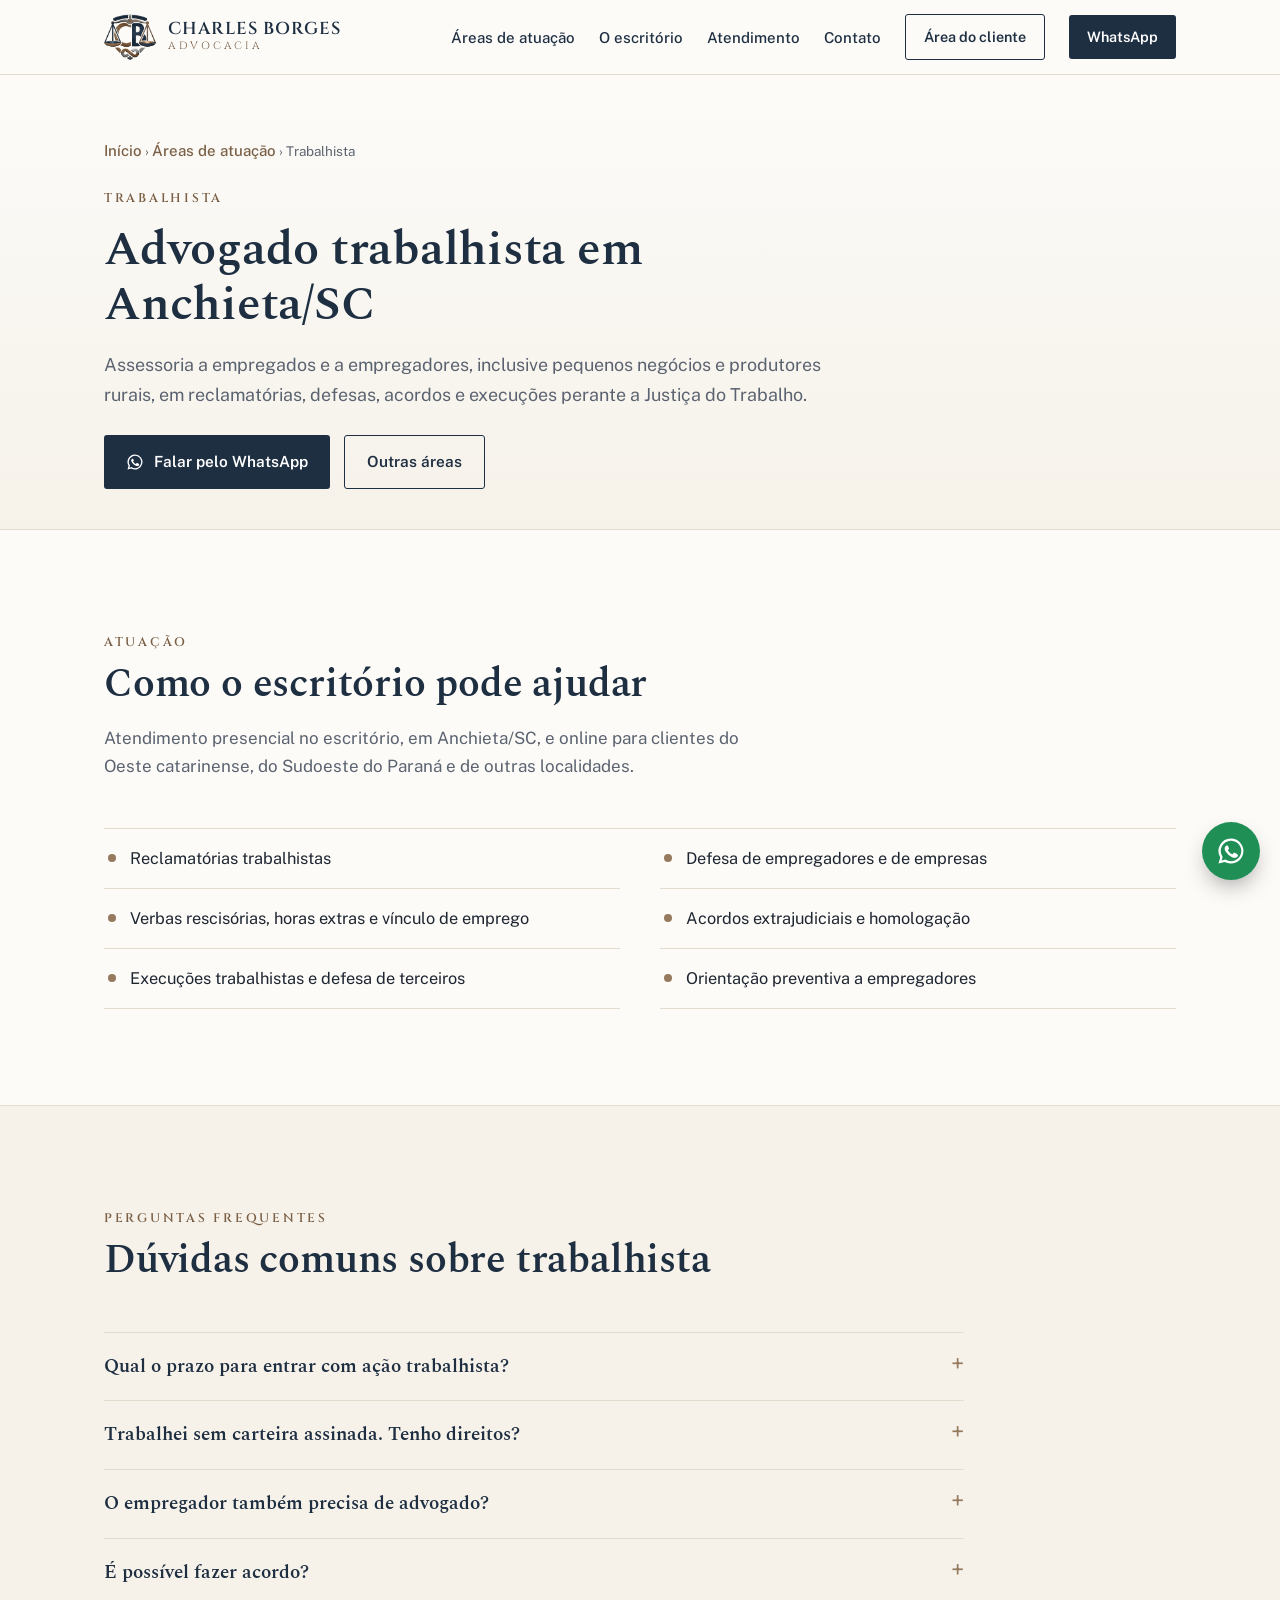
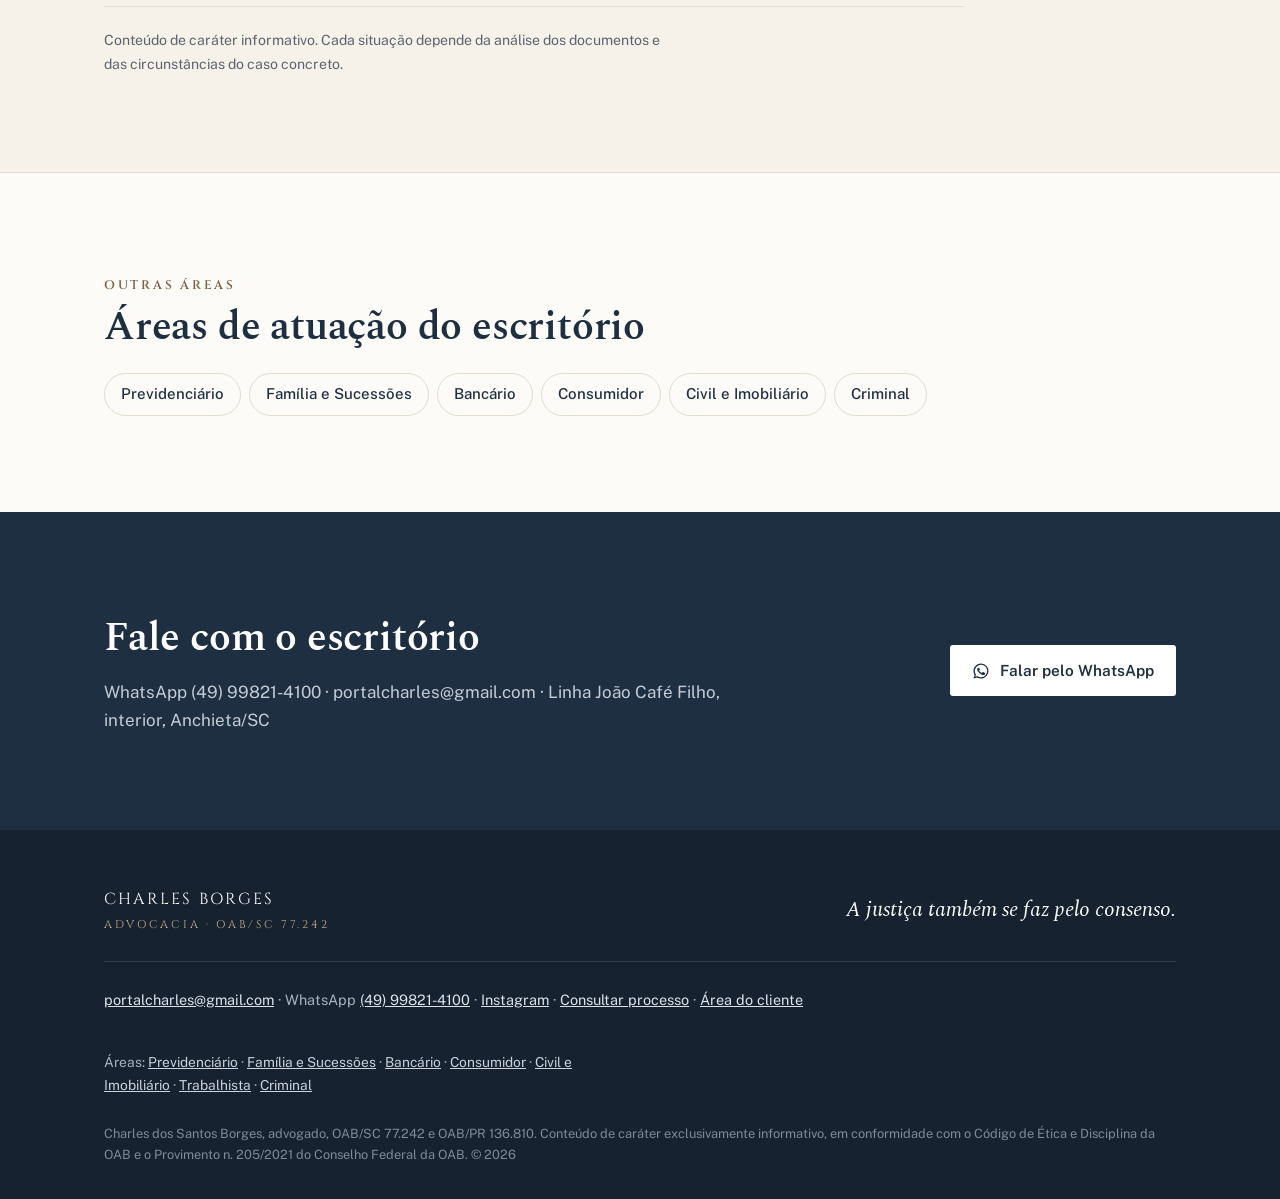
<file: advogado-trabalhista.html>
<!DOCTYPE html>
<html lang="pt-BR">
<head>
<meta charset="utf-8">
<meta name="viewport" content="width=device-width, initial-scale=1">
<title>Advogado trabalhista em Anchieta/SC e São Miguel do Oeste | Charles Borges Advocacia</title>
<meta name="description" content="Assessoria a empregados e empregadores: reclamatórias, acordos, defesas e execuções na Justiça do Trabalho de São Miguel do Oeste. Atendimento online.">
<link rel="canonical" href="https://charlesborges.adv.br/advogado-trabalhista.html">
<link rel="icon" type="image/png" href="favicon.png">
<meta property="og:type" content="article">
<meta property="og:locale" content="pt_BR">
<meta property="og:title" content="Advogado trabalhista em Anchieta/SC">
<meta property="og:description" content="Assessoria a empregados e empregadores: reclamatórias, acordos, defesas e execuções na Justiça do Trabalho de São Miguel do Oeste. Atendimento online.">
<meta property="og:url" content="https://charlesborges.adv.br/advogado-trabalhista.html">
<meta property="og:image" content="https://charlesborges.adv.br/logo-completo.png">
<meta name="theme-color" content="#1F2F42">
<link rel="preconnect" href="https://fonts.googleapis.com">
<link rel="preconnect" href="https://fonts.gstatic.com" crossorigin>
<link href="https://fonts.googleapis.com/css2?family=Cinzel:wght@500;600&family=Public+Sans:wght@400;500;600&family=Spectral:ital,wght@0,500;0,600;1,500&display=swap" rel="stylesheet">
<script type="application/ld+json">[{"@context": "https://schema.org", "@type": "LegalService", "name": "Charles Borges Advocacia", "url": "https://charlesborges.adv.br/", "image": "https://charlesborges.adv.br/charles-borges.jpg", "telephone": "+55 49 99821-4100", "address": {"@type": "PostalAddress", "streetAddress": "Linha João Café Filho, interior", "addressLocality": "Anchieta", "addressRegion": "SC", "addressCountry": "BR"}, "areaServed": ["Anchieta", "Campo Erê", "São Miguel do Oeste", "Chapecó", "Santa Catarina", "Paraná"], "knowsAbout": ["Reclamatórias trabalhistas", "Defesa de empregadores e de empresas", "Verbas rescisórias, horas extras e vínculo de emprego", "Acordos extrajudiciais e homologação", "Execuções trabalhistas e defesa de terceiros", "Orientação preventiva a empregadores"]}, {"@context": "https://schema.org", "@type": "FAQPage", "mainEntity": [{"@type": "Question", "name": "Qual o prazo para entrar com ação trabalhista?", "acceptedAnswer": {"@type": "Answer", "text": "A ação deve ser proposta em até dois anos após o fim do contrato de trabalho, e podem ser cobrados os direitos dos últimos cinco anos, contados da data do ajuizamento."}}, {"@type": "Question", "name": "Trabalhei sem carteira assinada. Tenho direitos?", "acceptedAnswer": {"@type": "Answer", "text": "Sim. Comprovado o vínculo de emprego, é possível pedir o registro na carteira e o pagamento dos direitos correspondentes, como férias, 13º salário e FGTS."}}, {"@type": "Question", "name": "O empregador também precisa de advogado?", "acceptedAnswer": {"@type": "Answer", "text": "Sim. Na defesa de uma reclamatória e na prevenção de passivos trabalhistas, a orientação técnica evita condenações e custos desnecessários."}}, {"@type": "Question", "name": "É possível fazer acordo?", "acceptedAnswer": {"@type": "Answer", "text": "Sim. O acordo pode ser feito no curso do processo ou antes dele, por meio do processo de homologação de acordo extrajudicial na Justiça do Trabalho."}}]}, {"@context": "https://schema.org", "@type": "BreadcrumbList", "itemListElement": [{"@type": "ListItem", "position": 1, "name": "Início", "item": "https://charlesborges.adv.br/"}, {"@type": "ListItem", "position": 2, "name": "Trabalhista", "item": "https://charlesborges.adv.br/advogado-trabalhista.html"}]}]</script>
<style>
:root{
  --navy:#1F2F42;
  --navy-deep:#16222F;
  --bronze:#967A5E;
  --bronze-ink:#7A5F45;
  --steel:#8A8C90;
  --ivory:#F6F2EA;
  --paper:#FCFBF8;
  --line:#E3DCCF;
  --ink:#1D2530;
  --muted:#5B6370;
  --serif:"Spectral",Georgia,serif;
  --caps:"Cinzel","Spectral",Georgia,serif;
  --sans:"Public Sans",system-ui,-apple-system,"Segoe UI",sans-serif;
  --wrap:1120px;
}
*{box-sizing:border-box;margin:0;padding:0}
html{scroll-behavior:smooth;-webkit-text-size-adjust:100%}
body{font-family:var(--sans);font-size:17px;line-height:1.65;color:var(--ink);background:var(--paper)}
img{display:block;max-width:100%;height:auto}
a{color:inherit}
.wrap{max-width:var(--wrap);margin:0 auto;padding:0 24px}
.kicker{font-family:var(--caps);font-size:.78rem;letter-spacing:.22em;text-transform:uppercase;color:var(--bronze-ink);font-weight:600}
h1,h2,h3{font-family:var(--serif);font-weight:600;color:var(--navy);line-height:1.15;letter-spacing:-.005em}
h2{font-size:clamp(1.8rem,3.4vw,2.5rem);margin:.5rem 0 1rem}
h3{font-size:1.28rem;margin-bottom:.45rem}
p{max-width:64ch}
section{scroll-margin-top:84px}

/* header */
.top{position:sticky;top:0;z-index:20;background:rgba(252,251,248,.94);backdrop-filter:blur(8px);-webkit-backdrop-filter:blur(8px);border-bottom:1px solid var(--line)}
.top .wrap{display:flex;align-items:center;justify-content:space-between;height:74px;gap:16px}
.brand{display:flex;align-items:center;gap:12px;text-decoration:none}
.brand img{width:52px}
.brand b{display:block;font-family:var(--caps);font-weight:600;font-size:1.08rem;color:var(--navy);letter-spacing:.06em;line-height:1.1}
.brand small{display:block;font-family:var(--caps);font-size:.66rem;letter-spacing:.26em;color:var(--bronze-ink)}
nav ul{display:flex;list-style:none;gap:24px;align-items:center}
nav a{text-decoration:none;font-size:.94rem;font-weight:500;color:var(--navy)}
nav a:hover{color:var(--bronze-ink)}
.btn{display:inline-flex;align-items:center;gap:10px;text-decoration:none;font-weight:600;font-size:.96rem;padding:13px 22px;border-radius:3px;transition:background .2s,color .2s,border-color .2s}
.btn svg{width:18px;height:18px;flex:none}
.btn-primary{background:var(--navy);color:#fff}
.btn-primary:hover{background:var(--bronze-ink)}
.btn-ghost{border:1px solid var(--navy);color:var(--navy)}
.btn-ghost:hover{background:var(--navy);color:#fff}
nav .btn{padding:10px 18px;font-size:.9rem}
.menu-toggle{display:none;background:none;border:0;padding:8px;cursor:pointer;color:var(--navy)}
.menu-toggle svg{width:28px;height:28px}

/* hero */
.hero{background:linear-gradient(180deg,var(--ivory),#EEE8DC);overflow:hidden;border-bottom:1px solid var(--line)}
.hero .wrap{display:grid;grid-template-columns:1.15fr .85fr;align-items:end;gap:40px;min-height:600px}
.hero-text{padding:84px 0 96px}
.hero h1{font-size:clamp(2.3rem,5vw,3.7rem);margin:18px 0 22px}
.hero h1 em{font-style:italic;font-weight:500;color:var(--bronze-ink)}
.hero p{font-size:1.1rem;color:var(--muted);margin-bottom:34px}
.cta{display:flex;flex-wrap:wrap;gap:14px}
.hero-photo{position:relative;align-self:end;justify-self:center;width:100%;max-width:400px}
.hero-photo::before{content:"";position:absolute;left:8%;right:8%;bottom:0;top:12%;background:var(--navy);border-radius:200px 200px 0 0;opacity:.08}
.hero-photo img{position:relative;width:100%;border-radius:200px 200px 0 0;box-shadow:0 30px 60px -30px rgba(31,47,66,.45)}
.creds{display:flex;flex-wrap:wrap;gap:8px 26px;margin-top:40px;padding-top:22px;border-top:1px solid var(--line);font-size:.88rem;color:var(--muted)}
.creds span b{color:var(--navy);font-weight:600}

/* areas */
.block{padding:96px 0}
.intro{max-width:720px;margin-bottom:48px}
.intro p{color:var(--muted)}
.grid{display:grid;grid-template-columns:repeat(auto-fill,minmax(300px,1fr));gap:1px;background:var(--line);border:1px solid var(--line)}
.card{background:var(--paper);padding:32px 30px 34px;transition:background .2s}
.card:hover{background:#fff}
.card .num{font-family:var(--caps);font-size:.8rem;color:var(--bronze);letter-spacing:.14em;display:block;margin-bottom:14px}
.card p{font-size:.97rem;color:var(--muted)}
.card-cta{grid-column:span 2;background:var(--navy);text-decoration:none;display:flex;flex-direction:column;justify-content:center}
.card-cta:hover{background:var(--navy-deep)}
.card-cta h3{color:#fff}.card-cta p{color:#C3CCD7}.card-cta .num{color:#C9AE8E}
.card-cta .arrow{margin-top:16px;color:#fff;font-weight:600;font-size:.95rem}
@media (max-width:1000px){.card-cta{grid-column:auto}}

/* sobre */
.about{background:var(--navy);color:#DCE2EA}
.about .wrap{display:grid;grid-template-columns:.8fr 1.2fr;gap:64px;align-items:center}
.about h2{color:#fff}
.about .kicker{color:#C9AE8E}
.about p{margin-bottom:16px}
.about-mark{background:var(--ivory);border-radius:4px;padding:44px;display:flex;justify-content:center}
.about-mark img{width:100%;max-width:300px}
.quote{font-family:var(--serif);font-style:italic;font-size:1.35rem;color:#fff;border-left:2px solid var(--bronze);padding-left:20px;margin:26px 0 10px}

/* atuação territorial */
.split{display:grid;grid-template-columns:1fr 1fr;gap:56px}
.list{list-style:none;border-top:1px solid var(--line)}
.list li{display:flex;justify-content:space-between;gap:16px;padding:15px 0;border-bottom:1px solid var(--line)}
.list li span:first-child{font-family:var(--serif);font-size:1.15rem;color:var(--navy);font-weight:500}
.list li span:last-child{color:var(--muted);font-size:.92rem;text-align:right}

/* passos */
.steps{background:var(--ivory);border-top:1px solid var(--line);border-bottom:1px solid var(--line)}
.steps ol{list-style:none;display:grid;grid-template-columns:repeat(3,1fr);gap:40px;counter-reset:s}
.steps li{counter-increment:s;position:relative;padding-top:58px}
.steps li::before{content:counter(s,decimal-leading-zero);position:absolute;top:0;left:0;font-family:var(--caps);font-size:2rem;color:var(--bronze);line-height:1}
.steps li p{color:var(--muted);font-size:.97rem}

/* contato */
.contact .wrap{display:grid;grid-template-columns:1fr 1fr;gap:56px;align-items:start}
.channels{display:grid;gap:14px}
.channel{display:flex;gap:18px;align-items:center;padding:20px 22px;border:1px solid var(--line);border-radius:4px;text-decoration:none;background:#fff;transition:border-color .2s,transform .2s}
a.channel:hover{border-color:var(--bronze);transform:translateY(-1px)}
.channel .ic{width:46px;height:46px;border-radius:50%;background:var(--ivory);display:grid;place-items:center;flex:none;color:var(--navy)}
.channel .ic svg{width:22px;height:22px}
.channel small{display:block;font-size:.78rem;letter-spacing:.12em;text-transform:uppercase;color:var(--bronze-ink);font-weight:600}
.channel strong{font-weight:500;color:var(--navy);font-size:1.02rem;word-break:break-word}

/* footer */
footer{background:var(--navy-deep);color:#A9B3C0;padding:56px 0 34px;font-size:.9rem}
footer .wrap{display:grid;gap:26px}
.foot-top{display:flex;justify-content:space-between;align-items:center;gap:24px;flex-wrap:wrap;padding-bottom:26px;border-bottom:1px solid rgba(255,255,255,.1)}
.foot-top .motto{font-family:var(--serif);font-style:italic;font-size:1.3rem;color:#fff}
.foot-top .brandline{font-family:var(--caps);letter-spacing:.14em;color:#fff;font-size:1rem}
.foot-top .brandline small{display:block;color:#C9AE8E;font-size:.7rem;letter-spacing:.24em;margin-top:4px}
footer a{color:#DCE2EA}
.legal{font-size:.8rem;color:#7F8A98;max-width:none}

/* whatsapp flutuante */
.wa-float{position:fixed;right:20px;bottom:20px;z-index:30;width:58px;height:58px;border-radius:50%;background:#1F8F55;color:#fff;display:grid;place-items:center;box-shadow:0 10px 24px -8px rgba(0,0,0,.45);transition:transform .2s}
.wa-float:hover{transform:scale(1.06)}
.wa-float svg{width:30px;height:30px}

:focus-visible{outline:2px solid var(--bronze);outline-offset:3px}

@media (max-width:900px){
  .hero .wrap,.about .wrap,.split,.contact .wrap{grid-template-columns:1fr}
  .hero .wrap{min-height:0;gap:0}
  .hero-text{padding:56px 0 40px}
  .hero-photo{max-width:320px}
  .about .wrap{gap:40px}
  .about-mark{order:2;padding:32px}
  .steps ol{grid-template-columns:1fr;gap:30px}
  .block{padding:72px 0}
  .menu-toggle{display:block}
  nav ul{display:none;position:absolute;top:74px;left:0;right:0;flex-direction:column;align-items:stretch;gap:0;background:var(--paper);border-bottom:1px solid var(--line);padding:8px 24px 20px}
  nav ul.open{display:flex}
  nav li a{display:block;padding:12px 0;border-bottom:1px solid var(--line)}
  nav li .btn{border:1px solid var(--navy);margin-top:12px;justify-content:center}
}
@media (max-width:520px){
  body{font-size:16px}
  .wrap{padding:0 18px}
  .brand img{width:44px}
  .brand b{font-size:.96rem}
  .cta .btn{width:100%;justify-content:center}
  .list li{flex-direction:column;gap:2px}
  .list li span:last-child{text-align:left}
  .card{padding:26px 22px}
}
@media (prefers-reduced-motion:reduce){html{scroll-behavior:auto}*{transition:none!important}}

.page-hero{padding:64px 0 40px;border-bottom:1px solid var(--line);background:linear-gradient(180deg,var(--paper),var(--ivory))}
.crumbs{font-size:.84rem;color:var(--muted);margin-bottom:18px}
.crumbs a{color:var(--bronze-ink);text-decoration:none}
.page-hero h1{font-size:clamp(2rem,4.4vw,3rem);margin:12px 0 18px;max-width:820px}
.page-hero p.lead{font-size:1.12rem;color:var(--muted);max-width:760px;margin-bottom:26px}
.servicos{list-style:none;display:grid;grid-template-columns:repeat(2,minmax(0,1fr));gap:0 40px;border-top:1px solid var(--line)}
.servicos li{padding:16px 0 16px 26px;border-bottom:1px solid var(--line);position:relative;font-size:1.02rem}
.servicos li::before{content:"";position:absolute;left:4px;top:25px;width:8px;height:8px;border-radius:50%;background:var(--bronze)}
.faq{max-width:860px}
.faq details{border-bottom:1px solid var(--line);padding:18px 0}
.faq details:first-of-type{border-top:1px solid var(--line)}
.faq summary{cursor:pointer;font-family:var(--serif);font-size:1.2rem;font-weight:600;color:var(--navy);list-style:none;display:flex;justify-content:space-between;gap:16px}
.faq summary::-webkit-details-marker{display:none}
.faq summary::after{content:"+";font-family:var(--sans);color:var(--bronze);font-weight:400;font-size:1.5rem;line-height:1}
.faq details[open] summary::after{content:"–"}
.faq details p{margin-top:10px;color:var(--muted);max-width:780px}
.aviso-info{margin-top:22px;font-size:.88rem;color:var(--muted)}
.outras{display:flex;flex-wrap:wrap;gap:8px}
.outras a{border:1px solid var(--line);background:var(--paper);border-radius:999px;padding:8px 16px;text-decoration:none;color:var(--navy);font-weight:500}
.outras a:hover{border-color:var(--bronze)}
.cta-final{background:var(--navy);color:#C3CCD7}
.cta-final h2{color:#fff}
.cta-final .btn-primary{background:#fff;color:var(--navy);border-color:#fff}
.cta-final .btn-primary:hover{background:var(--ivory)}
.cta-final .wrap{display:flex;justify-content:space-between;align-items:center;gap:24px;flex-wrap:wrap}
.foot-areas{margin-top:14px;font-size:.86rem}
.foot-areas a{color:#C9D2DD}
@media (max-width:760px){.servicos{grid-template-columns:minmax(0,1fr)}.page-hero{padding:44px 0 30px}}
</style>
</head>
<body>

<header class="top">
  <div class="wrap">
    <a class="brand" href="./" aria-label="Charles Borges Advocacia, início">
      <img src="emblema.png" alt="" width="52" height="46">
      <span><b>CHARLES BORGES</b><small>ADVOCACIA</small></span>
    </a>
    <nav aria-label="Principal">
      <button class="menu-toggle" aria-label="Abrir menu" aria-expanded="false" aria-controls="menu">
        <svg viewBox="0 0 24 24" fill="none" stroke="currentColor" stroke-width="1.8"><path d="M3 7h18M3 12h18M3 17h18"/></svg>
      </button>
      <ul id="menu">
        <li><a href="./#atuacao">Áreas de atuação</a></li>
        <li><a href="./#sobre">O escritório</a></li>
        <li><a href="./#atendimento">Atendimento</a></li>
        <li><a href="./#contato">Contato</a></li>
        <li><a class="btn btn-ghost" href="cliente.html">Área do cliente</a></li>
        <li><a class="btn btn-primary" href="https://wa.me/5549998214100" target="_blank" rel="noopener">WhatsApp</a></li>
      </ul>
    </nav>
  </div>
</header>

<main>
<section class="page-hero">
  <div class="wrap">
    <nav class="crumbs" aria-label="Você está em"><a href="./">Início</a> › <a href="./#atuacao">Áreas de atuação</a> › Trabalhista</nav>
    <span class="kicker">Trabalhista</span>
    <h1>Advogado trabalhista em Anchieta/SC</h1>
    <p class="lead">Assessoria a empregados e a empregadores, inclusive pequenos negócios e produtores rurais, em reclamatórias, defesas, acordos e execuções perante a Justiça do Trabalho.</p>
    <div class="cta"><a class="btn btn-primary" href="https://wa.me/5549998214100" target="_blank" rel="noopener"><svg viewBox="0 0 24 24" fill="currentColor" aria-hidden="true"><path d="M12 2a10 10 0 0 0-8.6 15.1L2 22l5-1.3A10 10 0 1 0 12 2Zm0 18.2a8.2 8.2 0 0 1-4.2-1.2l-.3-.2-3 .8.8-2.9-.2-.3A8.2 8.2 0 1 1 12 20.2Zm4.5-6.1c-.2-.1-1.5-.7-1.7-.8-.2-.1-.4-.1-.6.1l-.8 1c-.1.2-.3.2-.5.1a6.7 6.7 0 0 1-3.3-2.9c-.3-.4.3-.4.8-1.4.1-.2 0-.3 0-.4l-.8-1.8c-.2-.5-.4-.4-.6-.4h-.5a1 1 0 0 0-.7.3 3 3 0 0 0-.9 2.2 5.1 5.1 0 0 0 1.1 2.7 11.7 11.7 0 0 0 4.5 4c1.7.7 2.3.8 3.2.6.5-.1 1.5-.6 1.7-1.2.2-.6.2-1.1.2-1.2-.1-.1-.3-.2-.5-.3Z"/></svg> Falar pelo WhatsApp</a>
      <a class="btn btn-ghost" href="./#atuacao">Outras áreas</a></div>
  </div>
</section>

<section class="block">
  <div class="wrap">
    <div class="intro"><span class="kicker">Atuação</span><h2>Como o escritório pode ajudar</h2>
      <p>Atendimento presencial no escritório, em Anchieta/SC, e online para clientes do Oeste catarinense, do Sudoeste do Paraná e de outras localidades.</p></div>
    <ul class="servicos"><li>Reclamatórias trabalhistas</li><li>Defesa de empregadores e de empresas</li><li>Verbas rescisórias, horas extras e vínculo de emprego</li><li>Acordos extrajudiciais e homologação</li><li>Execuções trabalhistas e defesa de terceiros</li><li>Orientação preventiva a empregadores</li></ul>
  </div>
</section>

<section class="block steps">
  <div class="wrap">
    <div class="intro"><span class="kicker">Perguntas frequentes</span><h2>Dúvidas comuns sobre trabalhista</h2></div>
    <div class="faq">
      <details><summary>Qual o prazo para entrar com ação trabalhista?</summary><p>A ação deve ser proposta em até dois anos após o fim do contrato de trabalho, e podem ser cobrados os direitos dos últimos cinco anos, contados da data do ajuizamento.</p></details><details><summary>Trabalhei sem carteira assinada. Tenho direitos?</summary><p>Sim. Comprovado o vínculo de emprego, é possível pedir o registro na carteira e o pagamento dos direitos correspondentes, como férias, 13º salário e FGTS.</p></details><details><summary>O empregador também precisa de advogado?</summary><p>Sim. Na defesa de uma reclamatória e na prevenção de passivos trabalhistas, a orientação técnica evita condenações e custos desnecessários.</p></details><details><summary>É possível fazer acordo?</summary><p>Sim. O acordo pode ser feito no curso do processo ou antes dele, por meio do processo de homologação de acordo extrajudicial na Justiça do Trabalho.</p></details>
      <p class="aviso-info">Conteúdo de caráter informativo. Cada situação depende da análise dos documentos e das circunstâncias do caso concreto.</p>
    </div>
  </div>
</section>

<section class="block">
  <div class="wrap">
    <div class="intro" style="margin-bottom:22px"><span class="kicker">Outras áreas</span><h2>Áreas de atuação do escritório</h2></div>
    <nav class="outras" aria-label="Outras áreas"><a href="advogado-previdenciario.html">Previdenciário</a><a href="advogado-familia.html">Família e Sucessões</a><a href="advogado-bancario.html">Bancário</a><a href="advogado-consumidor.html">Consumidor</a><a href="advogado-civil-imobiliario.html">Civil e Imobiliário</a><a href="advogado-criminal.html">Criminal</a></nav>
  </div>
</section>

<section class="block cta-final">
  <div class="wrap">
    <div><h2>Fale com o escritório</h2><p>WhatsApp (49) 99821-4100 · portalcharles@gmail.com · Linha João Café Filho, interior, Anchieta/SC</p></div>
    <a class="btn btn-primary" href="https://wa.me/5549998214100" target="_blank" rel="noopener"><svg viewBox="0 0 24 24" fill="currentColor" aria-hidden="true"><path d="M12 2a10 10 0 0 0-8.6 15.1L2 22l5-1.3A10 10 0 1 0 12 2Zm0 18.2a8.2 8.2 0 0 1-4.2-1.2l-.3-.2-3 .8.8-2.9-.2-.3A8.2 8.2 0 1 1 12 20.2Zm4.5-6.1c-.2-.1-1.5-.7-1.7-.8-.2-.1-.4-.1-.6.1l-.8 1c-.1.2-.3.2-.5.1a6.7 6.7 0 0 1-3.3-2.9c-.3-.4.3-.4.8-1.4.1-.2 0-.3 0-.4l-.8-1.8c-.2-.5-.4-.4-.6-.4h-.5a1 1 0 0 0-.7.3 3 3 0 0 0-.9 2.2 5.1 5.1 0 0 0 1.1 2.7 11.7 11.7 0 0 0 4.5 4c1.7.7 2.3.8 3.2.6.5-.1 1.5-.6 1.7-1.2.2-.6.2-1.1.2-1.2-.1-.1-.3-.2-.5-.3Z"/></svg> Falar pelo WhatsApp</a>
  </div>
</section>
</main>

<footer>
  <div class="wrap">
    <div class="foot-top">
      <div class="brandline">CHARLES BORGES<small>ADVOCACIA · OAB/SC 77.242</small></div>
      <div class="motto">A justiça também se faz pelo consenso.</div>
    </div>
    <div>
      <a href="mailto:portalcharles@gmail.com">portalcharles@gmail.com</a> · WhatsApp <a href="https://wa.me/5549998214100" target="_blank" rel="noopener">(49) 99821-4100</a> · <a href="https://www.instagram.com/advcharlesborges/" target="_blank" rel="noopener">Instagram</a> · <a href="./#consultar">Consultar processo</a> · <a href="cliente.html">Área do cliente</a>
    </div>
    <p class="foot-areas">Áreas: <a href="advogado-previdenciario.html">Previdenciário</a> · <a href="advogado-familia.html">Família e Sucessões</a> · <a href="advogado-bancario.html">Bancário</a> · <a href="advogado-consumidor.html">Consumidor</a> · <a href="advogado-civil-imobiliario.html">Civil e Imobiliário</a> · <a href="advogado-trabalhista.html">Trabalhista</a> · <a href="advogado-criminal.html">Criminal</a></p>
    <p class="legal">Charles dos Santos Borges, advogado, OAB/SC 77.242 e OAB/PR 136.810. Conteúdo de caráter exclusivamente informativo, em conformidade com o Código de Ética e Disciplina da OAB e o Provimento n. 205/2021 do Conselho Federal da OAB. © <span id="ano">2026</span></p>
  </div>
</footer>

<a class="wa-float" href="https://wa.me/5549998214100" target="_blank" rel="noopener" aria-label="Conversar pelo WhatsApp">
  <svg viewBox="0 0 24 24" fill="currentColor" aria-hidden="true"><path d="M12 2a10 10 0 0 0-8.6 15.1L2 22l5-1.3A10 10 0 1 0 12 2Zm0 18.2a8.2 8.2 0 0 1-4.2-1.2l-.3-.2-3 .8.8-2.9-.2-.3A8.2 8.2 0 1 1 12 20.2Zm4.5-6.1c-.2-.1-1.5-.7-1.7-.8-.2-.1-.4-.1-.6.1l-.8 1c-.1.2-.3.2-.5.1a6.7 6.7 0 0 1-3.3-2.9c-.3-.4.3-.4.8-1.4.1-.2 0-.3 0-.4l-.8-1.8c-.2-.5-.4-.4-.6-.4h-.5a1 1 0 0 0-.7.3 3 3 0 0 0-.9 2.2 5.1 5.1 0 0 0 1.1 2.7 11.7 11.7 0 0 0 4.5 4c1.7.7 2.3.8 3.2.6.5-.1 1.5-.6 1.7-1.2.2-.6.2-1.1.2-1.2-.1-.1-.3-.2-.5-.3Z"/></svg>
</a>

<script>
  var t=document.querySelector('.menu-toggle'),m=document.getElementById('menu');
  t.addEventListener('click',function(){var o=m.classList.toggle('open');t.setAttribute('aria-expanded',o)});
  m.querySelectorAll('a').forEach(function(a){a.addEventListener('click',function(){m.classList.remove('open');t.setAttribute('aria-expanded',false)})});
  var an=document.getElementById('ano');if(an)an.textContent=new Date().getFullYear();
</script>
</body>
</html>
</file>
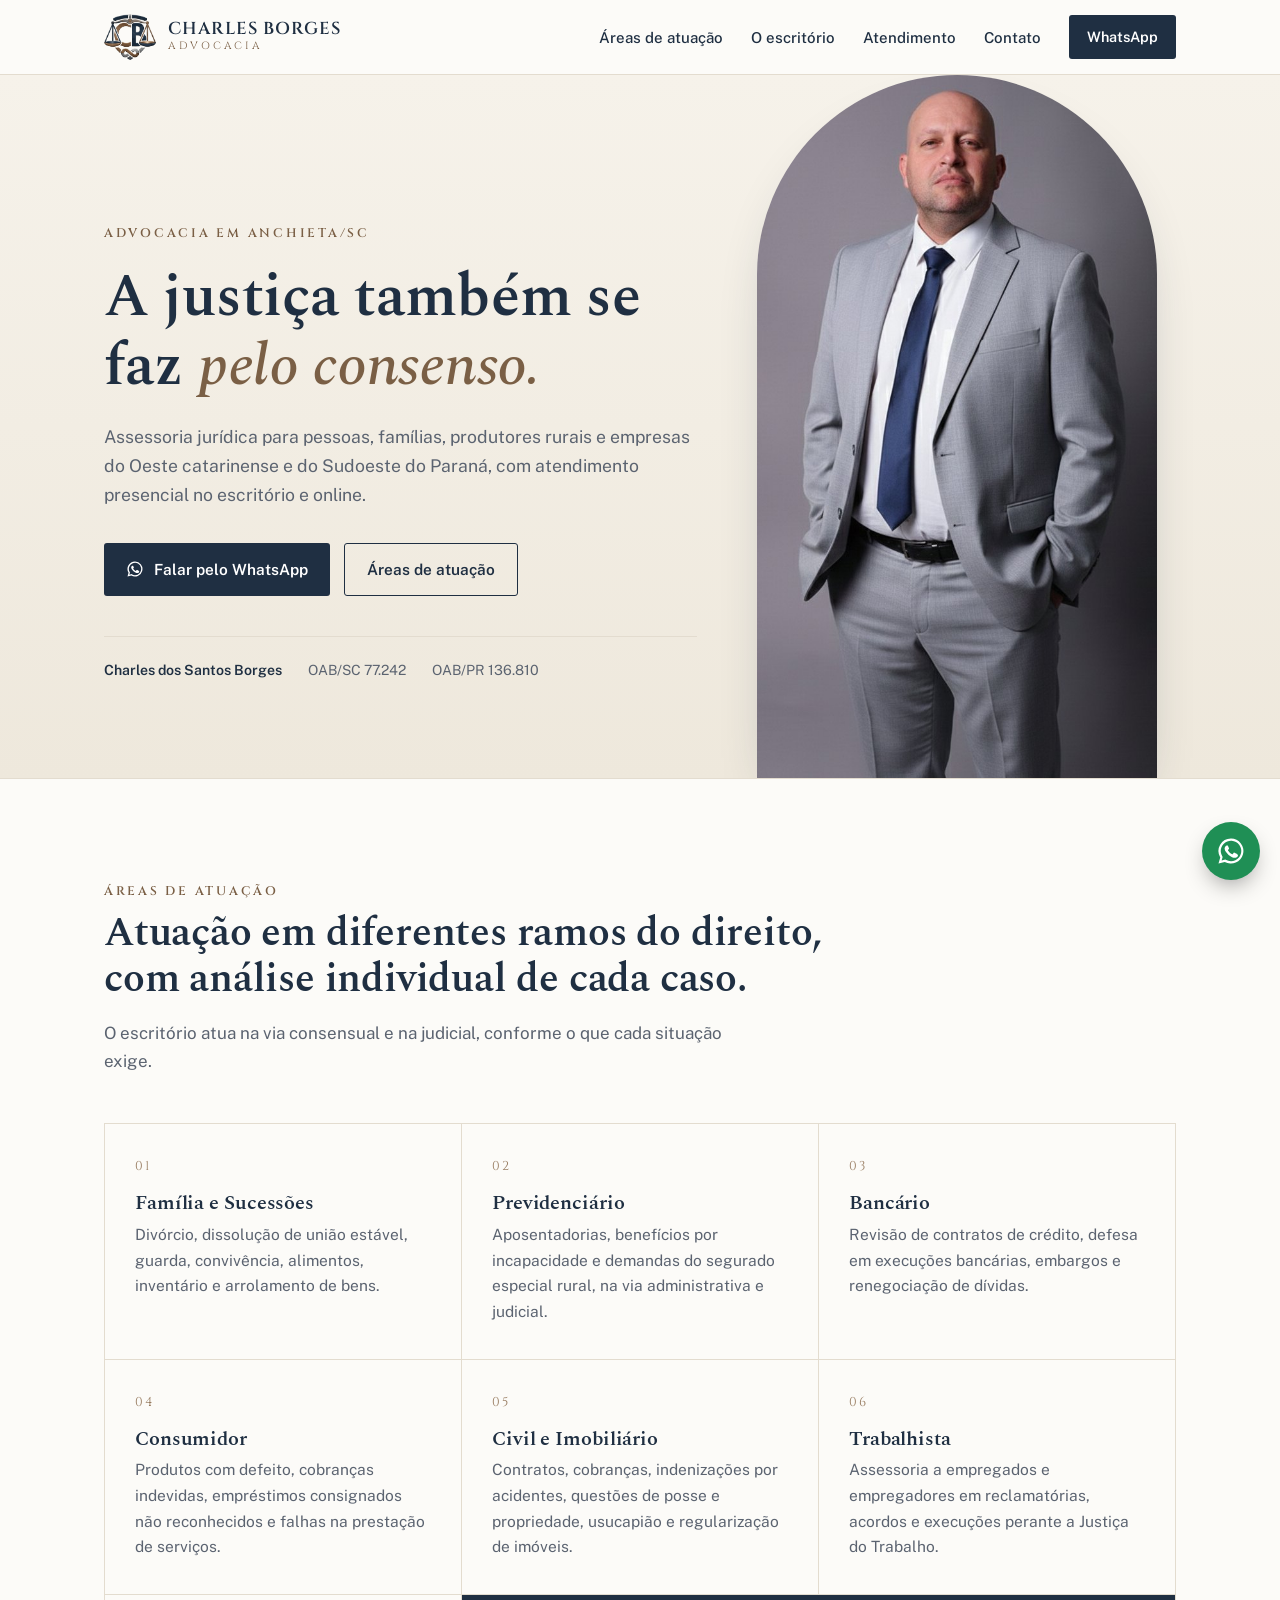
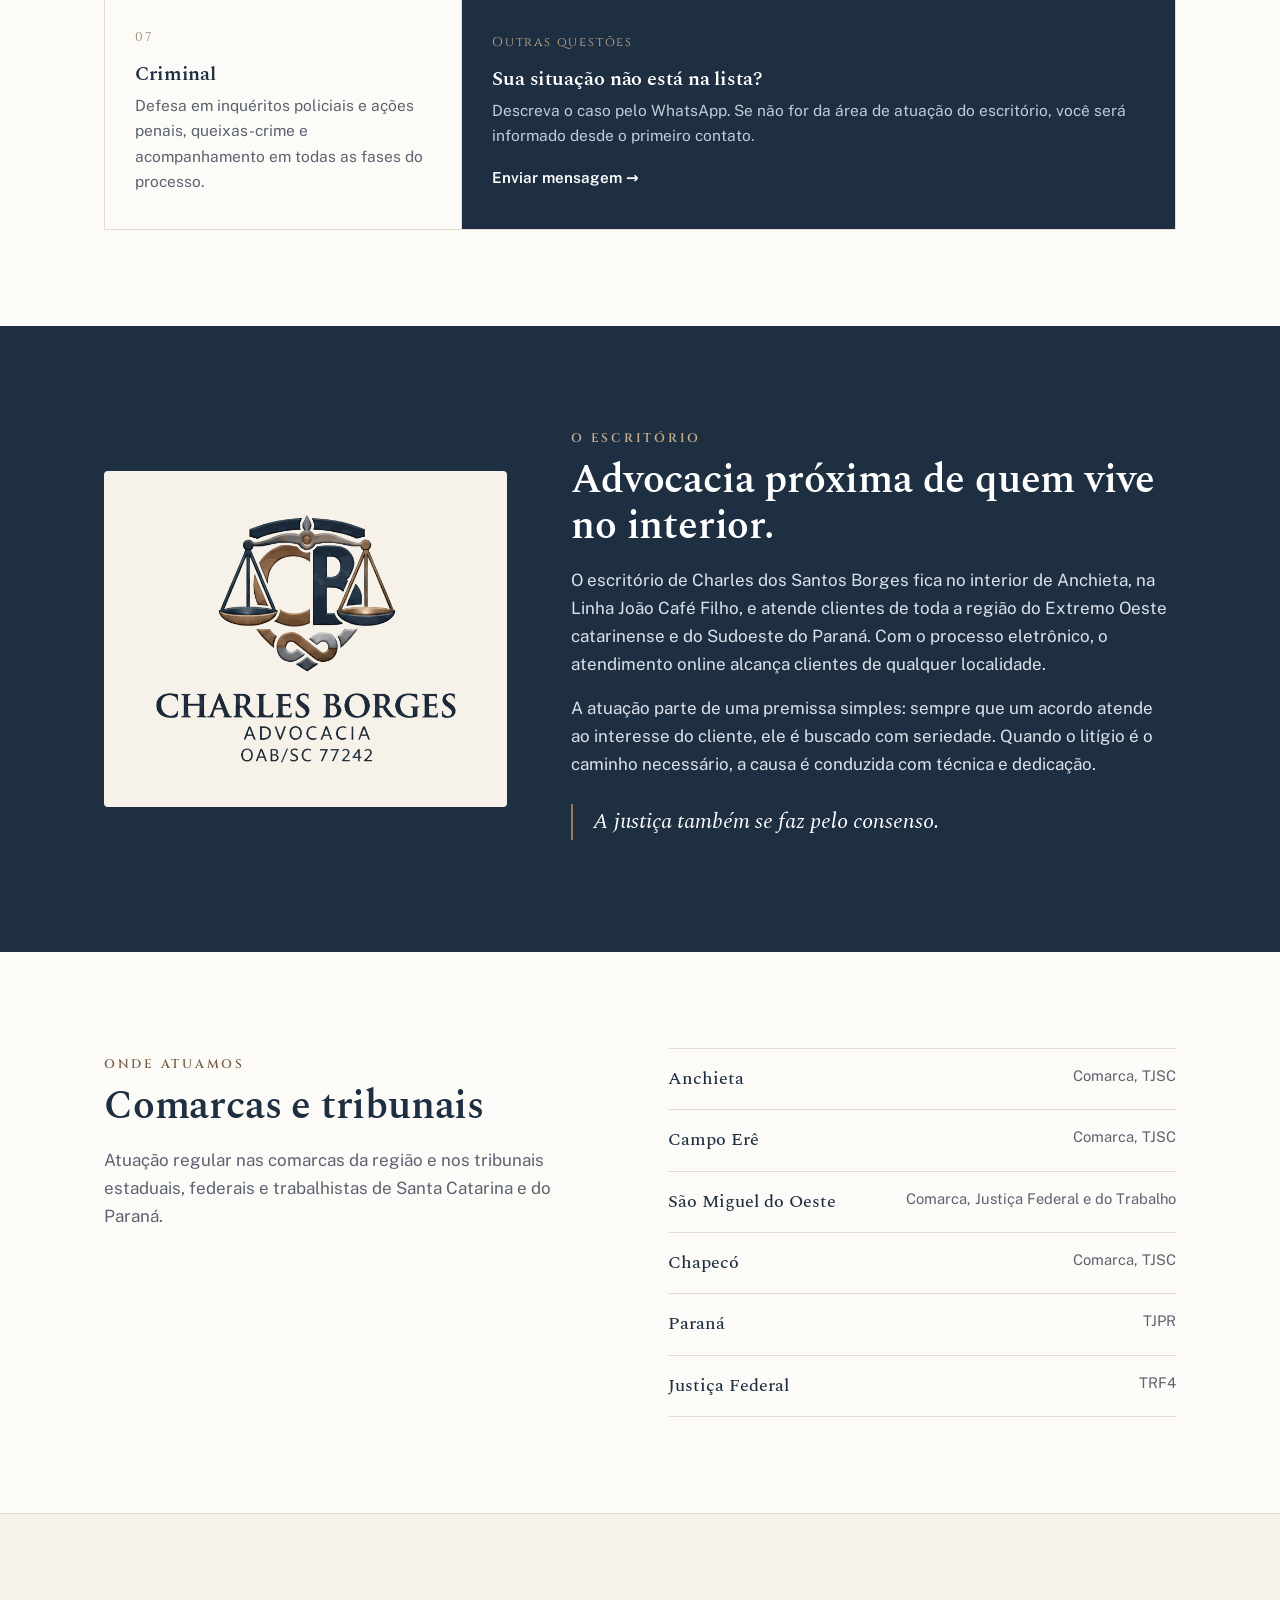
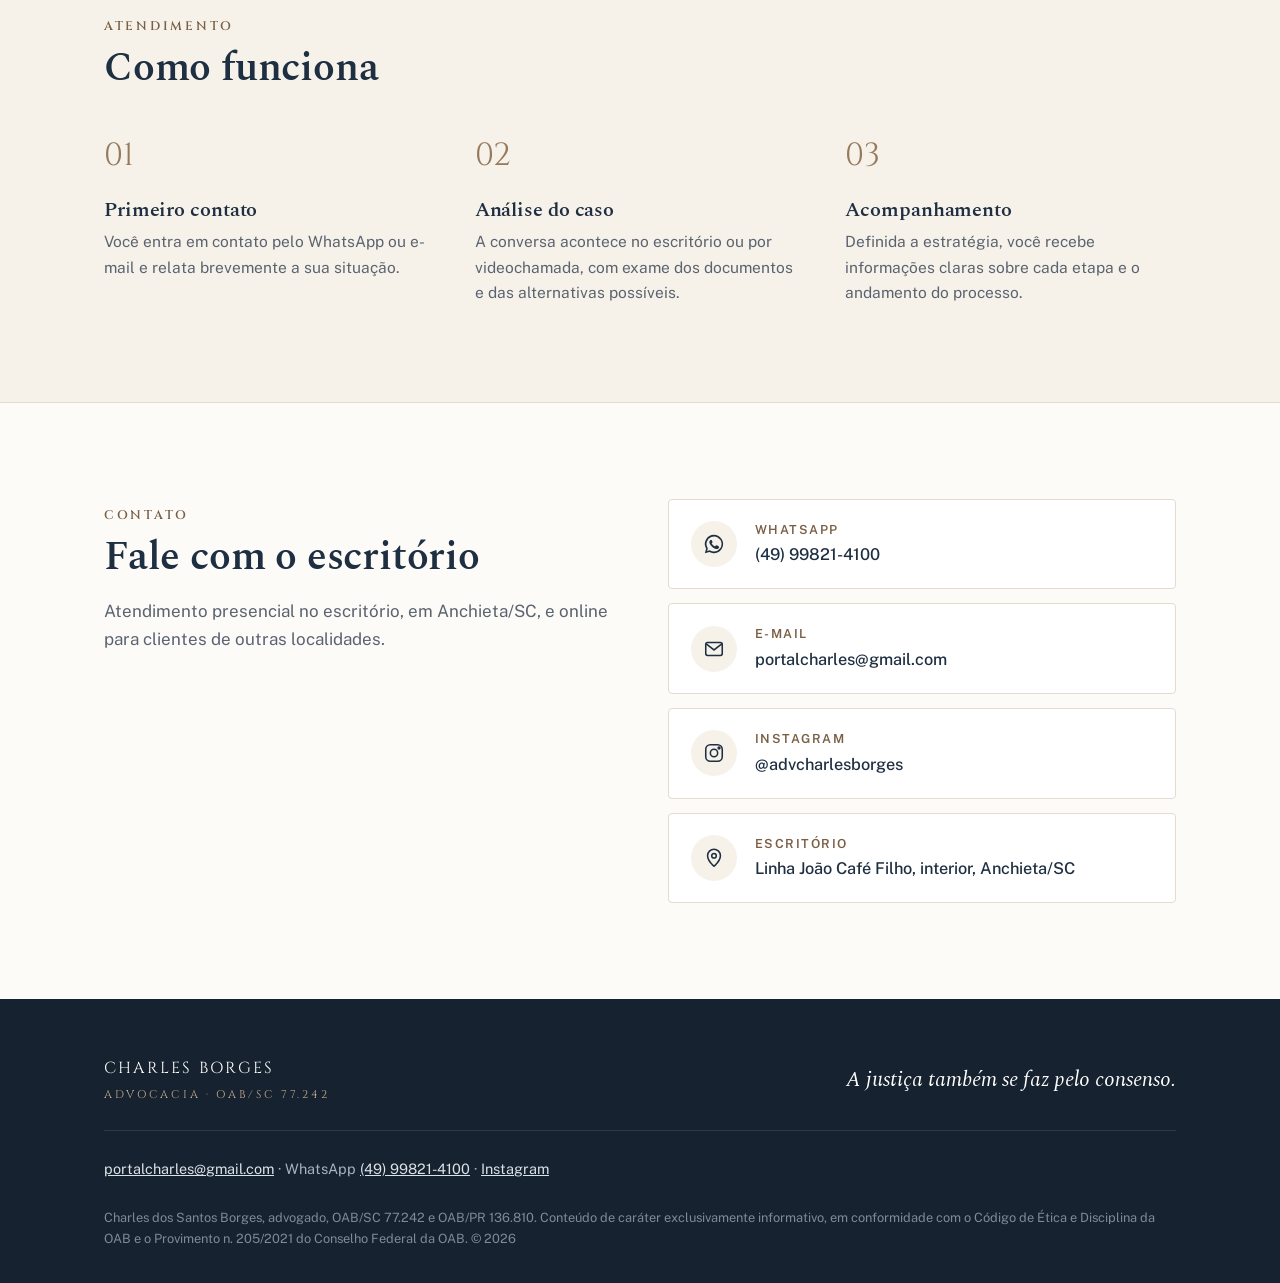
<file: index (1).html>
<!DOCTYPE html>
<html lang="pt-BR">
<head>
<meta charset="utf-8">
<meta name="viewport" content="width=device-width, initial-scale=1">
<title>Charles Borges Advocacia | Anchieta/SC</title>
<meta name="description" content="Charles dos Santos Borges, advogado (OAB/SC 77.242). Escritório em Anchieta/SC com atendimento presencial e online em direito de família, previdenciário, bancário, consumidor, civil, trabalhista e criminal.">
<link rel="canonical" href="https://charlesborges.adv.br/">
<link rel="icon" type="image/png" href="favicon.png">
<link rel="apple-touch-icon" href="favicon.png">
<meta property="og:type" content="website">
<meta property="og:locale" content="pt_BR">
<meta property="og:title" content="Charles Borges Advocacia">
<meta property="og:description" content="Escritório em Anchieta/SC. Atendimento presencial e online.">
<meta property="og:url" content="https://charlesborges.adv.br/">
<meta property="og:image" content="https://charlesborges.adv.br/logo-completo.png">
<meta name="theme-color" content="#1F2F42">
<link rel="preconnect" href="https://fonts.googleapis.com">
<link rel="preconnect" href="https://fonts.gstatic.com" crossorigin>
<link href="https://fonts.googleapis.com/css2?family=Cinzel:wght@500;600&family=Public+Sans:wght@400;500;600&family=Spectral:ital,wght@0,500;0,600;1,500&display=swap" rel="stylesheet">
<script type="application/ld+json">
{
  "@context": "https://schema.org",
  "@type": "LegalService",
  "name": "Charles Borges Advocacia",
  "url": "https://charlesborges.adv.br/",
  "image": "https://charlesborges.adv.br/charles-borges.jpg",
  "logo": "https://charlesborges.adv.br/logo-completo.png",
  "telephone": "+55 49 99821-4100",
  "email": "portalcharles@gmail.com",
  "address": {
    "@type": "PostalAddress",
    "streetAddress": "Linha João Café Filho, interior",
    "addressLocality": "Anchieta",
    "addressRegion": "SC",
    "addressCountry": "BR"
  },
  "areaServed": ["Anchieta", "Campo Erê", "São Miguel do Oeste", "Chapecó", "Santa Catarina", "Paraná"],
  "sameAs": ["https://www.instagram.com/advcharlesborges/"]
}
</script>
<style>
:root{
  --navy:#1F2F42;
  --navy-deep:#16222F;
  --bronze:#967A5E;
  --bronze-ink:#7A5F45;
  --steel:#8A8C90;
  --ivory:#F6F2EA;
  --paper:#FCFBF8;
  --line:#E3DCCF;
  --ink:#1D2530;
  --muted:#5B6370;
  --serif:"Spectral",Georgia,serif;
  --caps:"Cinzel","Spectral",Georgia,serif;
  --sans:"Public Sans",system-ui,-apple-system,"Segoe UI",sans-serif;
  --wrap:1120px;
}
*{box-sizing:border-box;margin:0;padding:0}
html{scroll-behavior:smooth;-webkit-text-size-adjust:100%}
body{font-family:var(--sans);font-size:17px;line-height:1.65;color:var(--ink);background:var(--paper)}
img{display:block;max-width:100%;height:auto}
a{color:inherit}
.wrap{max-width:var(--wrap);margin:0 auto;padding:0 24px}
.kicker{font-family:var(--caps);font-size:.78rem;letter-spacing:.22em;text-transform:uppercase;color:var(--bronze-ink);font-weight:600}
h1,h2,h3{font-family:var(--serif);font-weight:600;color:var(--navy);line-height:1.15;letter-spacing:-.005em}
h2{font-size:clamp(1.8rem,3.4vw,2.5rem);margin:.5rem 0 1rem}
h3{font-size:1.28rem;margin-bottom:.45rem}
p{max-width:64ch}
section{scroll-margin-top:84px}

/* header */
.top{position:sticky;top:0;z-index:20;background:rgba(252,251,248,.94);backdrop-filter:blur(8px);-webkit-backdrop-filter:blur(8px);border-bottom:1px solid var(--line)}
.top .wrap{display:flex;align-items:center;justify-content:space-between;height:74px;gap:16px}
.brand{display:flex;align-items:center;gap:12px;text-decoration:none}
.brand img{width:52px}
.brand b{display:block;font-family:var(--caps);font-weight:600;font-size:1.08rem;color:var(--navy);letter-spacing:.06em;line-height:1.1}
.brand small{display:block;font-family:var(--caps);font-size:.66rem;letter-spacing:.26em;color:var(--bronze-ink)}
nav ul{display:flex;list-style:none;gap:28px;align-items:center}
nav a{text-decoration:none;font-size:.94rem;font-weight:500;color:var(--navy)}
nav a:hover{color:var(--bronze-ink)}
.btn{display:inline-flex;align-items:center;gap:10px;text-decoration:none;font-weight:600;font-size:.96rem;padding:13px 22px;border-radius:3px;transition:background .2s,color .2s,border-color .2s}
.btn svg{width:18px;height:18px;flex:none}
.btn-primary{background:var(--navy);color:#fff}
.btn-primary:hover{background:var(--bronze-ink)}
.btn-ghost{border:1px solid var(--navy);color:var(--navy)}
.btn-ghost:hover{background:var(--navy);color:#fff}
nav .btn{padding:10px 18px;font-size:.9rem}
.menu-toggle{display:none;background:none;border:0;padding:8px;cursor:pointer;color:var(--navy)}
.menu-toggle svg{width:28px;height:28px}

/* hero */
.hero{background:linear-gradient(180deg,var(--ivory),#EEE8DC);overflow:hidden;border-bottom:1px solid var(--line)}
.hero .wrap{display:grid;grid-template-columns:1.15fr .85fr;align-items:end;gap:40px;min-height:600px}
.hero-text{padding:84px 0 96px}
.hero h1{font-size:clamp(2.3rem,5vw,3.7rem);margin:18px 0 22px}
.hero h1 em{font-style:italic;font-weight:500;color:var(--bronze-ink)}
.hero p{font-size:1.1rem;color:var(--muted);margin-bottom:34px}
.cta{display:flex;flex-wrap:wrap;gap:14px}
.hero-photo{position:relative;align-self:end;justify-self:center;width:100%;max-width:400px}
.hero-photo::before{content:"";position:absolute;left:8%;right:8%;bottom:0;top:12%;background:var(--navy);border-radius:200px 200px 0 0;opacity:.08}
.hero-photo img{position:relative;width:100%;border-radius:200px 200px 0 0;box-shadow:0 30px 60px -30px rgba(31,47,66,.45)}
.creds{display:flex;flex-wrap:wrap;gap:8px 26px;margin-top:40px;padding-top:22px;border-top:1px solid var(--line);font-size:.88rem;color:var(--muted)}
.creds span b{color:var(--navy);font-weight:600}

/* areas */
.block{padding:96px 0}
.intro{max-width:720px;margin-bottom:48px}
.intro p{color:var(--muted)}
.grid{display:grid;grid-template-columns:repeat(auto-fill,minmax(300px,1fr));gap:1px;background:var(--line);border:1px solid var(--line)}
.card{background:var(--paper);padding:32px 30px 34px;transition:background .2s}
.card:hover{background:#fff}
.card .num{font-family:var(--caps);font-size:.8rem;color:var(--bronze);letter-spacing:.14em;display:block;margin-bottom:14px}
.card p{font-size:.97rem;color:var(--muted)}
.card-cta{grid-column:span 2;background:var(--navy);text-decoration:none;display:flex;flex-direction:column;justify-content:center}
.card-cta:hover{background:var(--navy-deep)}
.card-cta h3{color:#fff}.card-cta p{color:#C3CCD7}.card-cta .num{color:#C9AE8E}
.card-cta .arrow{margin-top:16px;color:#fff;font-weight:600;font-size:.95rem}
@media (max-width:1000px){.card-cta{grid-column:auto}}

/* sobre */
.about{background:var(--navy);color:#DCE2EA}
.about .wrap{display:grid;grid-template-columns:.8fr 1.2fr;gap:64px;align-items:center}
.about h2{color:#fff}
.about .kicker{color:#C9AE8E}
.about p{margin-bottom:16px}
.about-mark{background:var(--ivory);border-radius:4px;padding:44px;display:flex;justify-content:center}
.about-mark img{width:100%;max-width:300px}
.quote{font-family:var(--serif);font-style:italic;font-size:1.35rem;color:#fff;border-left:2px solid var(--bronze);padding-left:20px;margin:26px 0 10px}

/* atuação territorial */
.split{display:grid;grid-template-columns:1fr 1fr;gap:56px}
.list{list-style:none;border-top:1px solid var(--line)}
.list li{display:flex;justify-content:space-between;gap:16px;padding:15px 0;border-bottom:1px solid var(--line)}
.list li span:first-child{font-family:var(--serif);font-size:1.15rem;color:var(--navy);font-weight:500}
.list li span:last-child{color:var(--muted);font-size:.92rem;text-align:right}

/* passos */
.steps{background:var(--ivory);border-top:1px solid var(--line);border-bottom:1px solid var(--line)}
.steps ol{list-style:none;display:grid;grid-template-columns:repeat(3,1fr);gap:40px;counter-reset:s}
.steps li{counter-increment:s;position:relative;padding-top:58px}
.steps li::before{content:counter(s,decimal-leading-zero);position:absolute;top:0;left:0;font-family:var(--caps);font-size:2rem;color:var(--bronze);line-height:1}
.steps li p{color:var(--muted);font-size:.97rem}

/* contato */
.contact .wrap{display:grid;grid-template-columns:1fr 1fr;gap:56px;align-items:start}
.channels{display:grid;gap:14px}
.channel{display:flex;gap:18px;align-items:center;padding:20px 22px;border:1px solid var(--line);border-radius:4px;text-decoration:none;background:#fff;transition:border-color .2s,transform .2s}
a.channel:hover{border-color:var(--bronze);transform:translateY(-1px)}
.channel .ic{width:46px;height:46px;border-radius:50%;background:var(--ivory);display:grid;place-items:center;flex:none;color:var(--navy)}
.channel .ic svg{width:22px;height:22px}
.channel small{display:block;font-size:.78rem;letter-spacing:.12em;text-transform:uppercase;color:var(--bronze-ink);font-weight:600}
.channel strong{font-weight:500;color:var(--navy);font-size:1.02rem;word-break:break-word}

/* footer */
footer{background:var(--navy-deep);color:#A9B3C0;padding:56px 0 34px;font-size:.9rem}
footer .wrap{display:grid;gap:26px}
.foot-top{display:flex;justify-content:space-between;align-items:center;gap:24px;flex-wrap:wrap;padding-bottom:26px;border-bottom:1px solid rgba(255,255,255,.1)}
.foot-top .motto{font-family:var(--serif);font-style:italic;font-size:1.3rem;color:#fff}
.foot-top .brandline{font-family:var(--caps);letter-spacing:.14em;color:#fff;font-size:1rem}
.foot-top .brandline small{display:block;color:#C9AE8E;font-size:.7rem;letter-spacing:.24em;margin-top:4px}
footer a{color:#DCE2EA}
.legal{font-size:.8rem;color:#7F8A98;max-width:none}

/* whatsapp flutuante */
.wa-float{position:fixed;right:20px;bottom:20px;z-index:30;width:58px;height:58px;border-radius:50%;background:#1F8F55;color:#fff;display:grid;place-items:center;box-shadow:0 10px 24px -8px rgba(0,0,0,.45);transition:transform .2s}
.wa-float:hover{transform:scale(1.06)}
.wa-float svg{width:30px;height:30px}

:focus-visible{outline:2px solid var(--bronze);outline-offset:3px}

@media (max-width:900px){
  .hero .wrap,.about .wrap,.split,.contact .wrap{grid-template-columns:1fr}
  .hero .wrap{min-height:0;gap:0}
  .hero-text{padding:56px 0 40px}
  .hero-photo{max-width:320px}
  .about .wrap{gap:40px}
  .about-mark{order:2;padding:32px}
  .steps ol{grid-template-columns:1fr;gap:30px}
  .block{padding:72px 0}
  .menu-toggle{display:block}
  nav ul{display:none;position:absolute;top:74px;left:0;right:0;flex-direction:column;align-items:stretch;gap:0;background:var(--paper);border-bottom:1px solid var(--line);padding:8px 24px 20px}
  nav ul.open{display:flex}
  nav li a{display:block;padding:12px 0;border-bottom:1px solid var(--line)}
  nav li:last-child a{border:0;margin-top:14px;justify-content:center}
}
@media (max-width:520px){
  body{font-size:16px}
  .wrap{padding:0 18px}
  .brand img{width:44px}
  .brand b{font-size:.96rem}
  .cta .btn{width:100%;justify-content:center}
  .list li{flex-direction:column;gap:2px}
  .list li span:last-child{text-align:left}
  .card{padding:26px 22px}
}
@media (prefers-reduced-motion:reduce){html{scroll-behavior:auto}*{transition:none!important}}
</style>
</head>
<body>

<header class="top">
  <div class="wrap">
    <a class="brand" href="#inicio" aria-label="Charles Borges Advocacia, início">
      <img src="emblema.png" alt="" width="52" height="46">
      <span><b>CHARLES BORGES</b><small>ADVOCACIA</small></span>
    </a>
    <nav aria-label="Principal">
      <button class="menu-toggle" aria-label="Abrir menu" aria-expanded="false" aria-controls="menu">
        <svg viewBox="0 0 24 24" fill="none" stroke="currentColor" stroke-width="1.8"><path d="M3 7h18M3 12h18M3 17h18"/></svg>
      </button>
      <ul id="menu">
        <li><a href="#atuacao">Áreas de atuação</a></li>
        <li><a href="#sobre">O escritório</a></li>
        <li><a href="#atendimento">Atendimento</a></li>
        <li><a href="#contato">Contato</a></li>
        <li><a class="btn btn-primary" href="https://wa.me/5549998214100" target="_blank" rel="noopener">WhatsApp</a></li>
      </ul>
    </nav>
  </div>
</header>

<main>
<section class="hero" id="inicio">
  <div class="wrap">
    <div class="hero-text">
      <span class="kicker">Advocacia em Anchieta/SC</span>
      <h1>A justiça também se faz <em>pelo consenso.</em></h1>
      <p>Assessoria jurídica para pessoas, famílias, produtores rurais e empresas do Oeste catarinense e do Sudoeste do Paraná, com atendimento presencial no escritório e online.</p>
      <div class="cta">
        <a class="btn btn-primary" href="https://wa.me/5549998214100" target="_blank" rel="noopener">
          <svg viewBox="0 0 24 24" fill="currentColor" aria-hidden="true"><path d="M12 2a10 10 0 0 0-8.6 15.1L2 22l5-1.3A10 10 0 1 0 12 2Zm0 18.2a8.2 8.2 0 0 1-4.2-1.2l-.3-.2-3 .8.8-2.9-.2-.3A8.2 8.2 0 1 1 12 20.2Zm4.5-6.1c-.2-.1-1.5-.7-1.7-.8-.2-.1-.4-.1-.6.1l-.8 1c-.1.2-.3.2-.5.1a6.7 6.7 0 0 1-3.3-2.9c-.3-.4.3-.4.8-1.4.1-.2 0-.3 0-.4l-.8-1.8c-.2-.5-.4-.4-.6-.4h-.5a1 1 0 0 0-.7.3 3 3 0 0 0-.9 2.2 5.1 5.1 0 0 0 1.1 2.7 11.7 11.7 0 0 0 4.5 4c1.7.7 2.3.8 3.2.6.5-.1 1.5-.6 1.7-1.2.2-.6.2-1.1.2-1.2-.1-.1-.3-.2-.5-.3Z"/></svg>
          Falar pelo WhatsApp
        </a>
        <a class="btn btn-ghost" href="#atuacao">Áreas de atuação</a>
      </div>
      <div class="creds">
        <span><b>Charles dos Santos Borges</b></span>
        <span>OAB/SC 77.242</span>
        <span>OAB/PR 136.810</span>
      </div>
    </div>
    <div class="hero-photo">
      <img src="charles-borges.jpg" alt="Advogado Charles dos Santos Borges" width="624" height="1097">
    </div>
  </div>
</section>

<section class="block" id="atuacao">
  <div class="wrap">
    <div class="intro">
      <span class="kicker">Áreas de atuação</span>
      <h2>Atuação em diferentes ramos do direito, com análise individual de cada caso.</h2>
      <p>O escritório atua na via consensual e na judicial, conforme o que cada situação exige.</p>
    </div>
    <div class="grid">
      <article class="card"><span class="num">01</span><h3>Família e Sucessões</h3><p>Divórcio, dissolução de união estável, guarda, convivência, alimentos, inventário e arrolamento de bens.</p></article>
      <article class="card"><span class="num">02</span><h3>Previdenciário</h3><p>Aposentadorias, benefícios por incapacidade e demandas do segurado especial rural, na via administrativa e judicial.</p></article>
      <article class="card"><span class="num">03</span><h3>Bancário</h3><p>Revisão de contratos de crédito, defesa em execuções bancárias, embargos e renegociação de dívidas.</p></article>
      <article class="card"><span class="num">04</span><h3>Consumidor</h3><p>Produtos com defeito, cobranças indevidas, empréstimos consignados não reconhecidos e falhas na prestação de serviços.</p></article>
      <article class="card"><span class="num">05</span><h3>Civil e Imobiliário</h3><p>Contratos, cobranças, indenizações por acidentes, questões de posse e propriedade, usucapião e regularização de imóveis.</p></article>
      <article class="card"><span class="num">06</span><h3>Trabalhista</h3><p>Assessoria a empregados e empregadores em reclamatórias, acordos e execuções perante a Justiça do Trabalho.</p></article>
      <article class="card"><span class="num">07</span><h3>Criminal</h3><p>Defesa em inquéritos policiais e ações penais, queixas-crime e acompanhamento em todas as fases do processo.</p></article>
      <a class="card card-cta" href="https://wa.me/5549998214100" target="_blank" rel="noopener"><span class="num">Outras questões</span><h3>Sua situação não está na lista?</h3><p>Descreva o caso pelo WhatsApp. Se não for da área de atuação do escritório, você será informado desde o primeiro contato.</p><span class="arrow">Enviar mensagem &rarr;</span></a>
    </div>
  </div>
</section>

<section class="block about" id="sobre">
  <div class="wrap">
    <div class="about-mark"><img src="logo-completo.png" alt="Logotipo Charles Borges Advocacia" width="553" height="458" loading="lazy"></div>
    <div>
      <span class="kicker">O escritório</span>
      <h2>Advocacia próxima de quem vive no interior.</h2>
      <p>O escritório de Charles dos Santos Borges fica no interior de Anchieta, na Linha João Café Filho, e atende clientes de toda a região do Extremo Oeste catarinense e do Sudoeste do Paraná. Com o processo eletrônico, o atendimento online alcança clientes de qualquer localidade.</p>
      <p>A atuação parte de uma premissa simples: sempre que um acordo atende ao interesse do cliente, ele é buscado com seriedade. Quando o litígio é o caminho necessário, a causa é conduzida com técnica e dedicação.</p>
      <p class="quote">A justiça também se faz pelo consenso.</p>
    </div>
  </div>
</section>

<section class="block" id="onde">
  <div class="wrap split">
    <div>
      <span class="kicker">Onde atuamos</span>
      <h2>Comarcas e tribunais</h2>
      <p style="color:var(--muted)">Atuação regular nas comarcas da região e nos tribunais estaduais, federais e trabalhistas de Santa Catarina e do Paraná.</p>
    </div>
    <ul class="list">
      <li><span>Anchieta</span><span>Comarca, TJSC</span></li>
      <li><span>Campo Erê</span><span>Comarca, TJSC</span></li>
      <li><span>São Miguel do Oeste</span><span>Comarca, Justiça Federal e do Trabalho</span></li>
      <li><span>Chapecó</span><span>Comarca, TJSC</span></li>
      <li><span>Paraná</span><span>TJPR</span></li>
      <li><span>Justiça Federal</span><span>TRF4</span></li>
    </ul>
  </div>
</section>

<section class="block steps" id="atendimento">
  <div class="wrap">
    <div class="intro">
      <span class="kicker">Atendimento</span>
      <h2>Como funciona</h2>
    </div>
    <ol>
      <li><h3>Primeiro contato</h3><p>Você entra em contato pelo WhatsApp ou e-mail e relata brevemente a sua situação.</p></li>
      <li><h3>Análise do caso</h3><p>A conversa acontece no escritório ou por videochamada, com exame dos documentos e das alternativas possíveis.</p></li>
      <li><h3>Acompanhamento</h3><p>Definida a estratégia, você recebe informações claras sobre cada etapa e o andamento do processo.</p></li>
    </ol>
  </div>
</section>

<section class="block contact" id="contato">
  <div class="wrap">
    <div>
      <span class="kicker">Contato</span>
      <h2>Fale com o escritório</h2>
      <p style="color:var(--muted)">Atendimento presencial no escritório, em Anchieta/SC, e online para clientes de outras localidades.</p>
    </div>
    <div class="channels">
      <a class="channel" href="https://wa.me/5549998214100" target="_blank" rel="noopener">
        <span class="ic"><svg viewBox="0 0 24 24" fill="currentColor" aria-hidden="true"><path d="M12 2a10 10 0 0 0-8.6 15.1L2 22l5-1.3A10 10 0 1 0 12 2Zm0 18.2a8.2 8.2 0 0 1-4.2-1.2l-.3-.2-3 .8.8-2.9-.2-.3A8.2 8.2 0 1 1 12 20.2Zm4.5-6.1c-.2-.1-1.5-.7-1.7-.8-.2-.1-.4-.1-.6.1l-.8 1c-.1.2-.3.2-.5.1a6.7 6.7 0 0 1-3.3-2.9c-.3-.4.3-.4.8-1.4.1-.2 0-.3 0-.4l-.8-1.8c-.2-.5-.4-.4-.6-.4h-.5a1 1 0 0 0-.7.3 3 3 0 0 0-.9 2.2 5.1 5.1 0 0 0 1.1 2.7 11.7 11.7 0 0 0 4.5 4c1.7.7 2.3.8 3.2.6.5-.1 1.5-.6 1.7-1.2.2-.6.2-1.1.2-1.2-.1-.1-.3-.2-.5-.3Z"/></svg></span>
        <span><small>WhatsApp</small><strong>(49) 99821-4100</strong></span>
      </a>
      <a class="channel" href="mailto:portalcharles@gmail.com">
        <span class="ic"><svg viewBox="0 0 24 24" fill="none" stroke="currentColor" stroke-width="1.7" aria-hidden="true"><rect x="3" y="5" width="18" height="14" rx="2"/><path d="m3.5 6.5 8.5 6.5 8.5-6.5"/></svg></span>
        <span><small>E-mail</small><strong>portalcharles@gmail.com</strong></span>
      </a>
      <a class="channel" href="https://www.instagram.com/advcharlesborges/" target="_blank" rel="noopener">
        <span class="ic"><svg viewBox="0 0 24 24" fill="none" stroke="currentColor" stroke-width="1.7" aria-hidden="true"><rect x="3" y="3" width="18" height="18" rx="5"/><circle cx="12" cy="12" r="4"/><circle cx="17.5" cy="6.5" r="1" fill="currentColor"/></svg></span>
        <span><small>Instagram</small><strong>@advcharlesborges</strong></span>
      </a>
      <div class="channel">
        <span class="ic"><svg viewBox="0 0 24 24" fill="none" stroke="currentColor" stroke-width="1.7" aria-hidden="true"><path d="M12 21s-7-6.2-7-11.5a7 7 0 0 1 14 0C19 14.8 12 21 12 21Z"/><circle cx="12" cy="9.5" r="2.5"/></svg></span>
        <span><small>Escritório</small><strong>Linha João Café Filho, interior, Anchieta/SC</strong></span>
      </div>
    </div>
  </div>
</section>
</main>

<footer>
  <div class="wrap">
    <div class="foot-top">
      <div class="brandline">CHARLES BORGES<small>ADVOCACIA · OAB/SC 77.242</small></div>
      <div class="motto">A justiça também se faz pelo consenso.</div>
    </div>
    <div>
      <a href="mailto:portalcharles@gmail.com">portalcharles@gmail.com</a> · WhatsApp <a href="https://wa.me/5549998214100" target="_blank" rel="noopener">(49) 99821-4100</a> · <a href="https://www.instagram.com/advcharlesborges/" target="_blank" rel="noopener">Instagram</a>
    </div>
    <p class="legal">Charles dos Santos Borges, advogado, OAB/SC 77.242 e OAB/PR 136.810. Conteúdo de caráter exclusivamente informativo, em conformidade com o Código de Ética e Disciplina da OAB e o Provimento n. 205/2021 do Conselho Federal da OAB. © <span id="ano">2026</span></p>
  </div>
</footer>

<a class="wa-float" href="https://wa.me/5549998214100" target="_blank" rel="noopener" aria-label="Conversar pelo WhatsApp">
  <svg viewBox="0 0 24 24" fill="currentColor" aria-hidden="true"><path d="M12 2a10 10 0 0 0-8.6 15.1L2 22l5-1.3A10 10 0 1 0 12 2Zm0 18.2a8.2 8.2 0 0 1-4.2-1.2l-.3-.2-3 .8.8-2.9-.2-.3A8.2 8.2 0 1 1 12 20.2Zm4.5-6.1c-.2-.1-1.5-.7-1.7-.8-.2-.1-.4-.1-.6.1l-.8 1c-.1.2-.3.2-.5.1a6.7 6.7 0 0 1-3.3-2.9c-.3-.4.3-.4.8-1.4.1-.2 0-.3 0-.4l-.8-1.8c-.2-.5-.4-.4-.6-.4h-.5a1 1 0 0 0-.7.3 3 3 0 0 0-.9 2.2 5.1 5.1 0 0 0 1.1 2.7 11.7 11.7 0 0 0 4.5 4c1.7.7 2.3.8 3.2.6.5-.1 1.5-.6 1.7-1.2.2-.6.2-1.1.2-1.2-.1-.1-.3-.2-.5-.3Z"/></svg>
</a>

<script>
  var t=document.querySelector('.menu-toggle'),m=document.getElementById('menu');
  t.addEventListener('click',function(){var o=m.classList.toggle('open');t.setAttribute('aria-expanded',o)});
  m.querySelectorAll('a').forEach(function(a){a.addEventListener('click',function(){m.classList.remove('open');t.setAttribute('aria-expanded',false)})});
  document.getElementById('ano').textContent=new Date().getFullYear();
</script>
</body>
</html>
</file>
